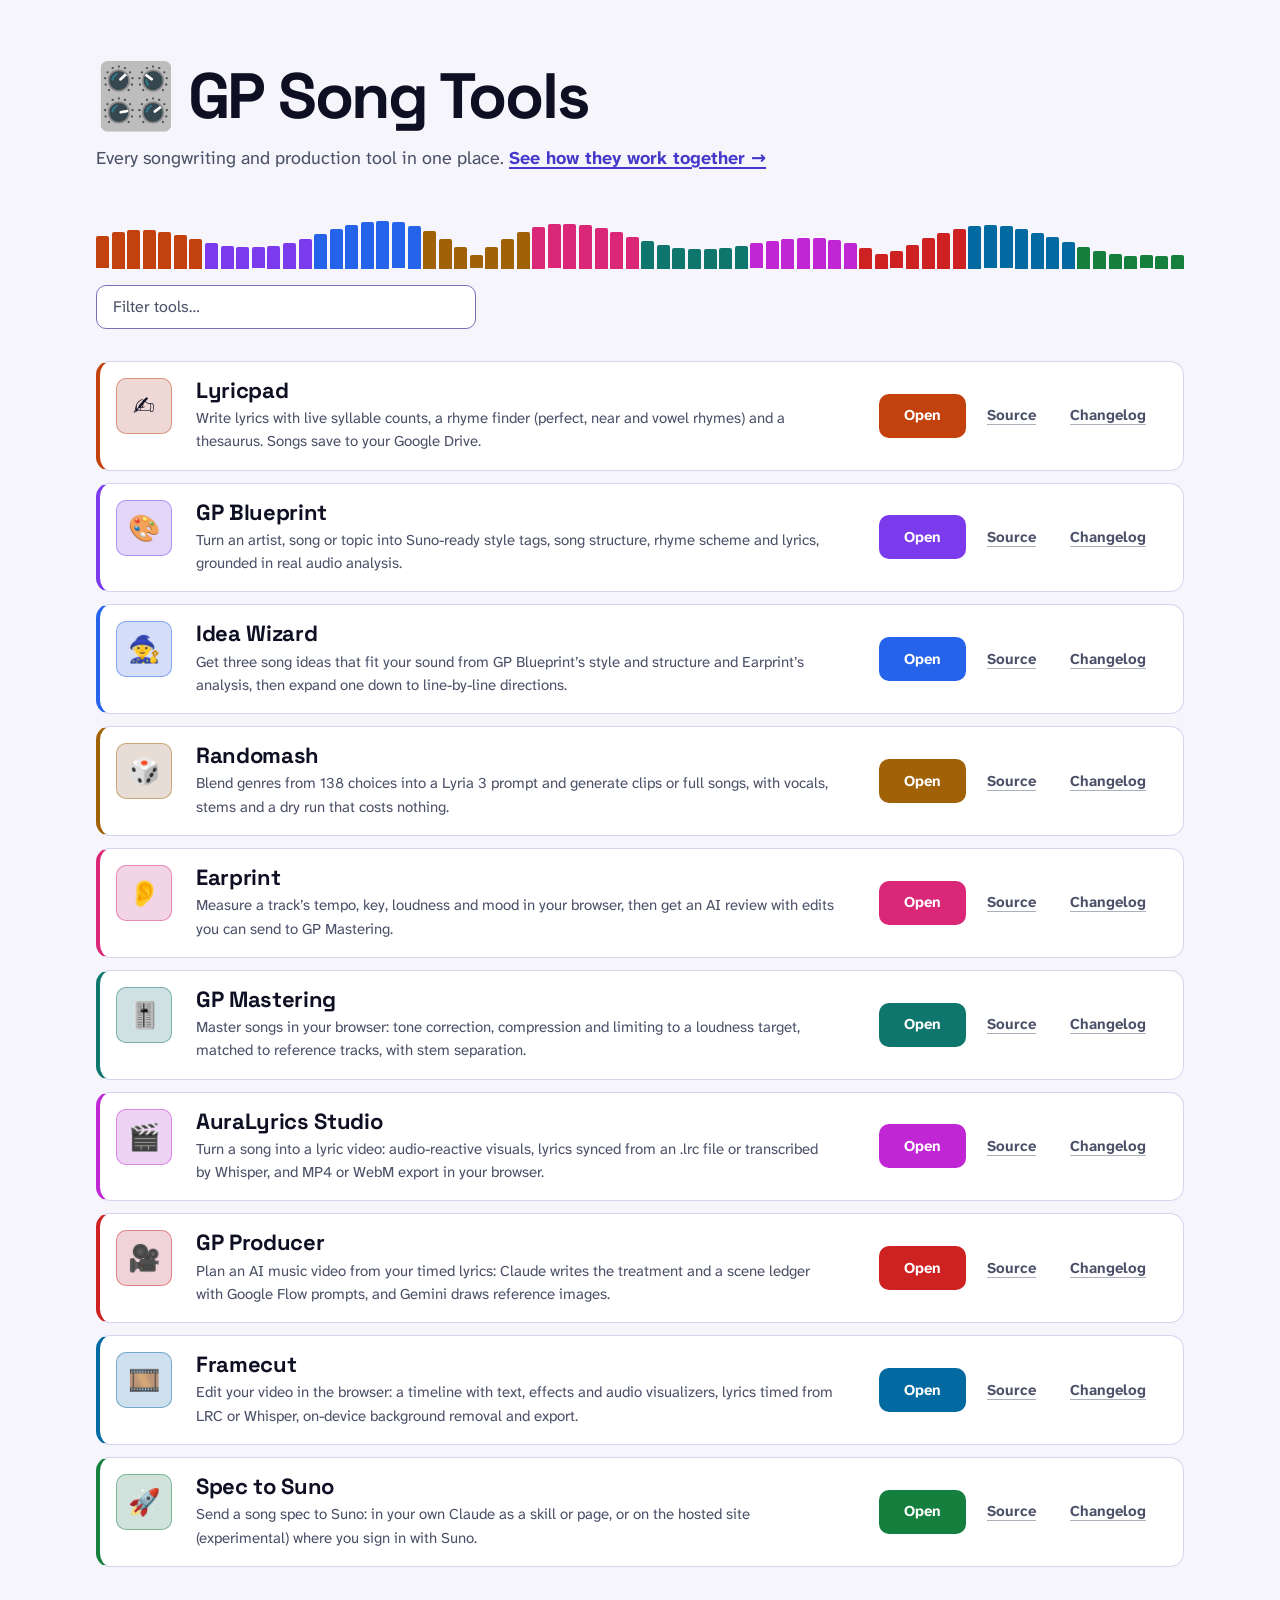
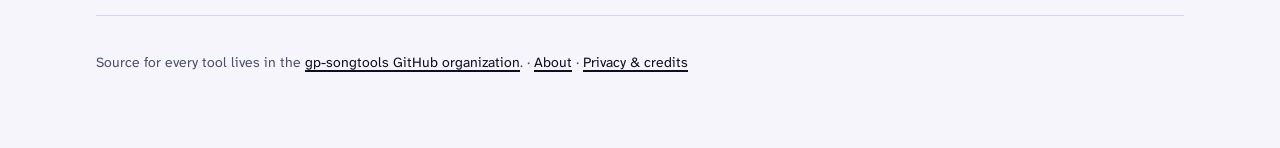
<file: index.html>
<!doctype html>
<html lang="en">
<head>
  <meta charset="utf-8">
  <meta name="viewport" content="width=device-width, initial-scale=1">
  <title>GP Song Tools</title>
  <meta name="description" content="One place to open every tool in the gp-songtools collection.">
  <link rel="icon" href="data:image/svg+xml,<svg xmlns='http://www.w3.org/2000/svg' viewBox='0 0 100 100'><text y='.9em' font-size='90'>🎛️</text></svg>">
  <meta name="theme-color" content="#0f0f23" media="(prefers-color-scheme: dark)">
  <meta name="theme-color" content="#f5f5fb" media="(prefers-color-scheme: light)">
  <link rel="preload" href="fonts/space-grotesk-latin.woff2" as="font" type="font/woff2" crossorigin>
  <link rel="preload" href="fonts/atkinson-hyperlegible-next-latin.woff2" as="font" type="font/woff2" crossorigin>
  <link rel="preconnect" href="https://static.cloudflareinsights.com">
  <link rel="stylesheet" href="css/gp.css">
  <style>
    /* Menu page. Tokens and buttons come from css/gp.css (design-system/gp-song-tools/MASTER.md). */
    main { max-width: 1120px; margin: 0 auto; padding: var(--s-8) var(--s-4) var(--s-8); }

    header { margin-bottom: var(--s-6); }
    h1 { font-size: var(--text-4xl); line-height: 1; font-weight: 700; letter-spacing: -.035em; margin: 0 0 var(--s-4); }
    header p { margin: 0; max-width: 62ch; color: var(--muted); font-size: var(--text-lg); }
    header p a { font-weight: 700; }

    /* Signature: a spectrum in the tool colours, drawn once on load */
    .spectrum { display: flex; align-items: flex-end; gap: 3px; height: 72px; margin: var(--s-5) 0 var(--s-4); }
    .spectrum i {
      flex: 1; min-width: 2px; border-radius: 2px 2px 0 0; background: var(--c);
      height: var(--h); transform-origin: bottom;
      animation: rise 700ms var(--ease-out) both; animation-delay: var(--d);
    }
    @keyframes rise { from { transform: scaleY(.04); } to { transform: scaleY(1); } }

    .search {
      width: 100%; max-width: 380px; min-height: 44px; padding: 0 var(--s-4);
      font: 400 var(--text-md) var(--font-body); color: var(--text);
      background: var(--surface); border: 1px solid var(--border-strong); border-radius: var(--r-md);
    }
    .search::placeholder { color: var(--muted); }
    .search:focus-visible { outline: 3px solid var(--ring); outline-offset: 2px; }

    /* Tool lanes, like tracks in an arrangement */
    .grid { list-style: none; padding: 0; margin: 0; display: grid; gap: var(--s-3); }
    .card {
      --c: var(--gen);
      display: grid;
      /* name over description, so the text has the full middle column */
      grid-template-columns: 56px minmax(0, 1fr) auto;
      grid-template-areas: "icon title actions" "icon desc actions";
      gap: var(--s-1) var(--s-5);
      align-items: center;
      padding: var(--s-4) var(--s-5) var(--s-4) var(--s-4);
      background: var(--surface);
      border: 1px solid var(--border);
      border-left: 4px solid var(--c);
      border-radius: var(--r-lg);
      transition: background-color var(--dur-fast) var(--ease-out), border-color var(--dur-fast) var(--ease-out);
    }
    .card:hover { background: var(--surface-2); border-color: var(--c); }
    .card[data-repo="lyricpad"] { --c: var(--lp); }
    .card[data-repo="gp-blueprint"] { --c: var(--bp); }
    .card[data-repo="ideawizard"] { --c: var(--iw); }
    .card[data-repo="gp-randomash"] { --c: var(--rm); }
    .card[data-repo="earprint"] { --c: var(--ep); }
    .card[data-repo="gp-master"] { --c: var(--gm); }
    .card[data-repo="auralyrics-studio"] { --c: var(--al); }
    .card[data-repo="gp-producer"] { --c: var(--pr); }
    .card[data-repo="framecut"] { --c: var(--fc); }
    .card[data-repo="toolsmenu"] { --c: var(--ss); }
    .icon {
      display: grid; place-items: center; width: 56px; height: 56px;
      border-radius: var(--r-md); font-size: 1.625rem; line-height: 1;
      background: color-mix(in srgb, var(--c) 16%, var(--bg));
      border: 1px solid color-mix(in srgb, var(--c) 45%, transparent);
    }
    .card .icon { grid-area: icon; align-self: start; }
    .card h2 { grid-area: title; align-self: end; margin: 0; font-size: var(--text-xl); line-height: 1.15; font-weight: 700; letter-spacing: -.015em; }
    .card p { grid-area: desc; align-self: start; margin: 0; color: var(--muted); font-size: var(--text-sm); line-height: 1.55; max-width: 64ch; text-wrap: pretty; }
    .actions { grid-area: actions; display: flex; gap: var(--s-2); align-items: center; justify-content: flex-end; }
    .card .btn.primary { background: var(--c); color: var(--on-tool); }
    .card .btn.primary:hover { background: var(--c); box-shadow: 0 0 0 3px color-mix(in srgb, var(--c) 35%, transparent); }
    .card .btn.ghost { border-color: transparent; color: var(--muted); padding: 0 var(--s-3); text-decoration: underline; text-decoration-color: color-mix(in srgb, var(--muted) 45%, transparent); text-underline-offset: 4px; }
    .card .btn.ghost:hover { color: var(--text); background: color-mix(in srgb, var(--c) 12%, transparent); text-decoration-color: currentColor; }

    .empty { color: var(--muted); display: none; padding: var(--s-5) 0; }
    footer { margin-top: var(--s-7); padding-top: var(--s-5); border-top: 1px solid var(--border); color: var(--muted); font-size: var(--text-xs); }
    footer a { color: var(--text); display: inline-block; line-height: 44px; } /* 44px hit area; lines stay 44px apart so targets never overlap */

    @media (max-width: 900px) {
      .card { grid-template-columns: 56px minmax(0, 1fr); grid-template-areas: "icon title" "icon desc" "icon actions"; }
      .actions { justify-content: flex-start; margin-top: var(--s-2); }
    }
    @media (max-width: 560px) {
      main { padding-top: var(--s-6); }
      .spectrum { height: 52px; gap: 2px; }
      .card { grid-template-columns: 48px minmax(0, 1fr); grid-template-areas: "icon title" "desc desc" "actions actions"; gap: var(--s-2) var(--s-4); padding: var(--s-4); }
      .icon { width: 48px; height: 48px; font-size: 1.375rem; }
      .card h2 { align-self: center; }
      .actions { flex-wrap: wrap; }
    }
  </style>
</head>
<body>
<a class="skip" href="#main">Skip to content</a>
  <main id="main">
    <header>
      <h1 translate="no"><span aria-hidden="true">🎛️</span> GP Song Tools</h1>
      <p>Every songwriting and production tool in one place. <a href="about.html">See how they work together →</a></p>
      <div class="spectrum" id="spectrum" aria-hidden="true"></div>
      <input class="search" type="search" placeholder="Filter tools…" aria-label="Filter tools" id="search" name="q" autocomplete="off" spellcheck="false">
    </header>

    <ul class="grid" id="tools"></ul>
    <p class="empty" id="empty">No tools match that filter.</p>
    <p class="sr" id="status" role="status" aria-live="polite"></p>

    <footer>
      Source for every tool lives in the
      <a href="https://github.com/gp-songtools" target="_blank" rel="noopener">gp-songtools GitHub organization</a>.
      · <a href="about.html">About</a>
      · <a href="privacy.html">Privacy &amp; credits</a>
    </footer>
  </main>

  <script>
    // To add a tool, add an entry here. `url` is the live app, `repo` the GitHub repo name,
    // `changelog` the tool's changelog.
    const ORG = "gp-songtools";
    const TOOLS = [
      {
        name: "Lyricpad",
        repo: "lyricpad",
        icon: "✍️",
        description: "Write lyrics with live syllable counts, a rhyme finder (perfect, near and vowel rhymes) and a thesaurus. Songs save to your Google Drive.",
        url: "https://gp-songtools.github.io/lyricpad/",
        changelog: "https://gp-songtools.github.io/lyricpad/changelog.html"
      },
      {
        name: "GP Blueprint",
        repo: "gp-blueprint",
        icon: "🎨",
        description: "Turn an artist, song or topic into Suno-ready style tags, song structure, rhyme scheme and lyrics, grounded in real audio analysis.",
        url: "https://gp-songtools.github.io/gp-blueprint/",
        changelog: "https://gp-songtools.github.io/gp-blueprint/changelog.html"
      },
      {
        name: "Idea Wizard",
        repo: "ideawizard",
        icon: "🧙",
        description: "Get three song ideas that fit your sound from GP Blueprint’s style and structure and Earprint’s analysis, then expand one down to line-by-line directions.",
        url: "https://gp-songtools.github.io/ideawizard/",
        changelog: "https://gp-songtools.github.io/ideawizard/changelog.html"
      },
      {
        name: "Randomash",
        repo: "gp-randomash",
        icon: "🎲",
        description: "Blend genres from 138 choices into a Lyria 3 prompt and generate clips or full songs, with vocals, stems and a dry run that costs nothing.",
        url: "https://gp-songtools.github.io/gp-randomash/",
        changelog: "https://gp-songtools.github.io/gp-randomash/changelog.html"
      },
      {
        name: "Earprint",
        repo: "earprint",
        icon: "👂",
        description: "Measure a track’s tempo, key, loudness and mood in your browser, then get an AI review with edits you can send to GP Mastering.",
        url: "https://gp-songtools.github.io/earprint/",
        changelog: "https://gp-songtools.github.io/earprint/changelog.html"
      },
      {
        name: "GP Mastering",
        repo: "gp-master",
        icon: "🎚️",
        description: "Master songs in your browser: tone correction, compression and limiting to a loudness target, matched to reference tracks, with stem separation.",
        url: "https://gp-songtools.github.io/gp-master/",
        changelog: "https://gp-songtools.github.io/gp-master/changelog.html"
      },
      {
        name: "AuraLyrics Studio",
        repo: "auralyrics-studio",
        icon: "🎬",
        description: "Turn a song into a lyric video: audio-reactive visuals, lyrics synced from an .lrc file or transcribed by Whisper, and MP4 or WebM export in your browser.",
        url: "https://gp-songtools.github.io/auralyrics-studio/",
        changelog: "https://gp-songtools.github.io/auralyrics-studio/changelog.html"
      },
      {
        name: "GP Producer",
        repo: "gp-producer",
        icon: "🎥",
        description: "Plan an AI music video from your timed lyrics: Claude writes the treatment and a scene ledger with Google Flow prompts, and Gemini draws reference images.",
        url: "https://gp-songtools.github.io/gp-producer/",
        changelog: "https://github.com/gp-songtools/gp-producer/commits/main/"
      },
      {
        name: "Framecut",
        repo: "framecut",
        icon: "🎞️",
        description: "Edit your video in the browser: a timeline with text, effects and audio visualizers, lyrics timed from LRC or Whisper, on-device background removal and export.",
        url: "https://gp-songtools.github.io/framecut/",
        changelog: "https://github.com/gp-songtools/framecut/commits/main/"
      },
      {
        name: "Spec to Suno",
        repo: "toolsmenu",
        icon: "🚀",
        description: "Send a song spec to Suno: in your own Claude as a skill or page, or on the hosted site (experimental) where you sign in with Suno.",
        url: "https://gp-songtools.github.io/toolsmenu/songspec/spec-to-suno/",
        changelog: "https://github.com/gp-songtools/toolsmenu/commits/main/songspec/spec-to-suno"
      }
    ];

    const list = document.getElementById("tools");
    const empty = document.getElementById("empty");
    const status = document.getElementById("status");

    function render(filter = "", announce = false) {
      const q = filter.trim().toLowerCase();
      const shown = TOOLS.filter(t =>
        !q || (t.name + " " + t.description).toLowerCase().includes(q));
      list.innerHTML = "";
      for (const t of shown) {
        const li = document.createElement("li");
        li.className = "card";
        li.dataset.repo = t.repo;
        li.innerHTML = `
          <div class="icon" aria-hidden="true"></div>
          <h2 translate="no"></h2>
          <p></p>
          <div class="actions">
            <a class="btn primary" target="_blank" rel="noopener">Open</a>
            <a class="btn ghost" target="_blank" rel="noopener">Source</a>
            <a class="btn ghost" target="_blank" rel="noopener">Changelog</a>
          </div>`;
        li.querySelector(".icon").textContent = t.icon;
        li.querySelector("h2").textContent = t.name;
        li.querySelector("p").textContent = t.description;
        const [open, src, log] = li.querySelectorAll("a");
        open.href = t.url;
        open.setAttribute("aria-label", `Open ${t.name}`);
        src.href = `https://github.com/${ORG}/${t.repo}`;
        src.setAttribute("aria-label", `${t.name} source on GitHub`);
        log.href = t.changelog;
        log.setAttribute("aria-label", `${t.name} changelog`);
        list.appendChild(li);
      }
      empty.style.display = shown.length ? "none" : "block";
      if (announce) status.textContent = shown.length === 1 ? "1 tool shown" : shown.length + " tools shown";
    }

    // Decorative spectrum in the tool colours (one band per tool, fixed shape, drawn once).
    (function spectrum() {
      const el = document.getElementById("spectrum");
      const vars = { lyricpad: "lp", "gp-blueprint": "bp", ideawizard: "iw", "gp-randomash": "rm", earprint: "ep", "gp-master": "gm", "auralyrics-studio": "al", "gp-producer": "pr", framecut: "fc", toolsmenu: "ss" };
      const per = 7, n = TOOLS.length * per;
      for (let i = 0; i < n; i++) {
        const x = i / n;
        const h = 18 + 70 * Math.abs(Math.sin(x * 9.2) * 0.6 + Math.sin(x * 23.7 + 1.3) * 0.4) * (1 - 0.45 * x);
        const bar = document.createElement("i");
        bar.style.setProperty("--c", `var(--${vars[TOOLS[Math.floor(i / per)].repo] || "gen"})`);
        bar.style.setProperty("--h", Math.min(100, h).toFixed(1) + "%");
        bar.style.setProperty("--d", (i * 9) + "ms");
        el.appendChild(bar);
      }
    })();

    // The filter lives in the URL (?q=) so a filtered menu can be shared and survives a reload.
    const search = document.getElementById("search");
    try { search.value = new URLSearchParams(location.search).get("q") || ""; } catch (e) {}
    search.addEventListener("input", e => {
      render(e.target.value, true);
      try {
        const u = new URL(location.href);
        if (e.target.value) u.searchParams.set("q", e.target.value); else u.searchParams.delete("q");
        history.replaceState(null, "", u);
      } catch (err) {}
    });
    render(search.value);
  </script>
  <!-- Cloudflare Web Analytics --><script type='module' src='https://static.cloudflareinsights.com/beacon.min.js' data-cf-beacon='{"token": "2c5b0c69f74b496998f02d0e1f651bd5"}'></script><!-- End Cloudflare Web Analytics -->
</body>
</html>
</file>
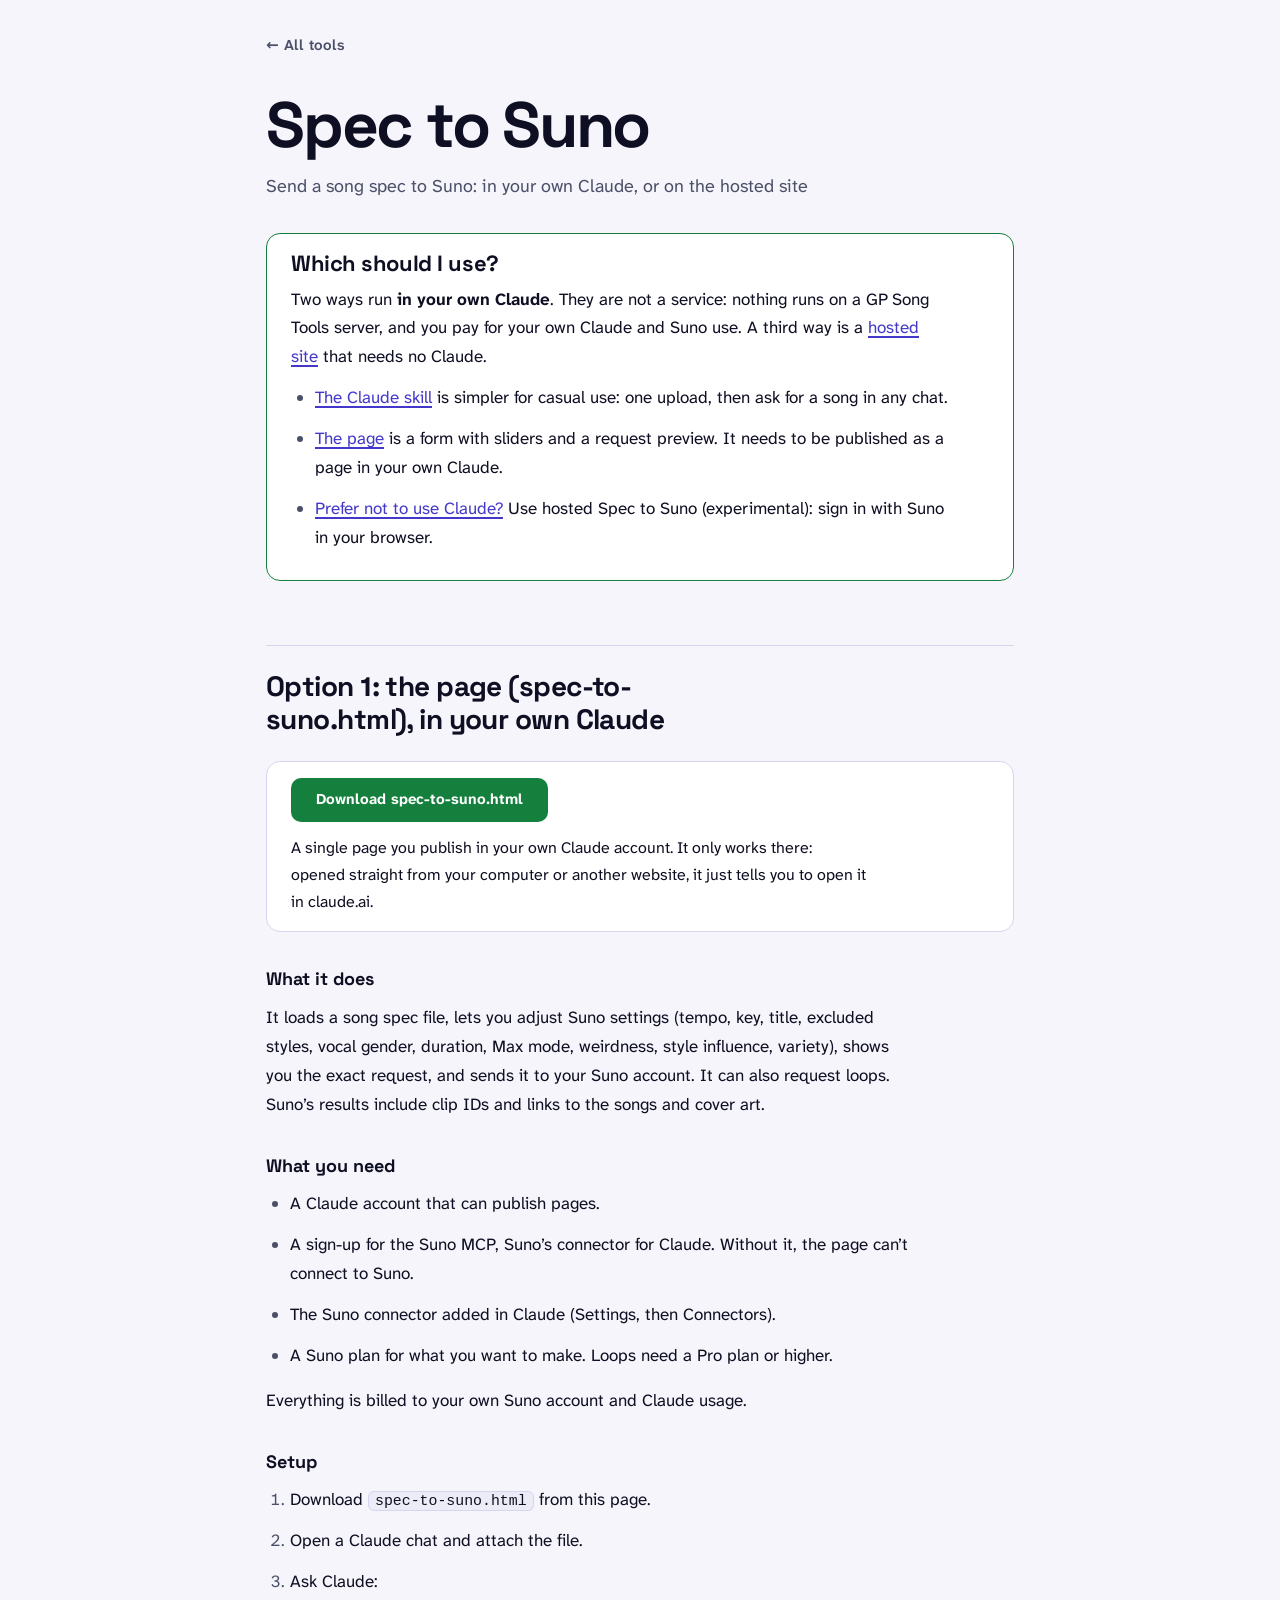
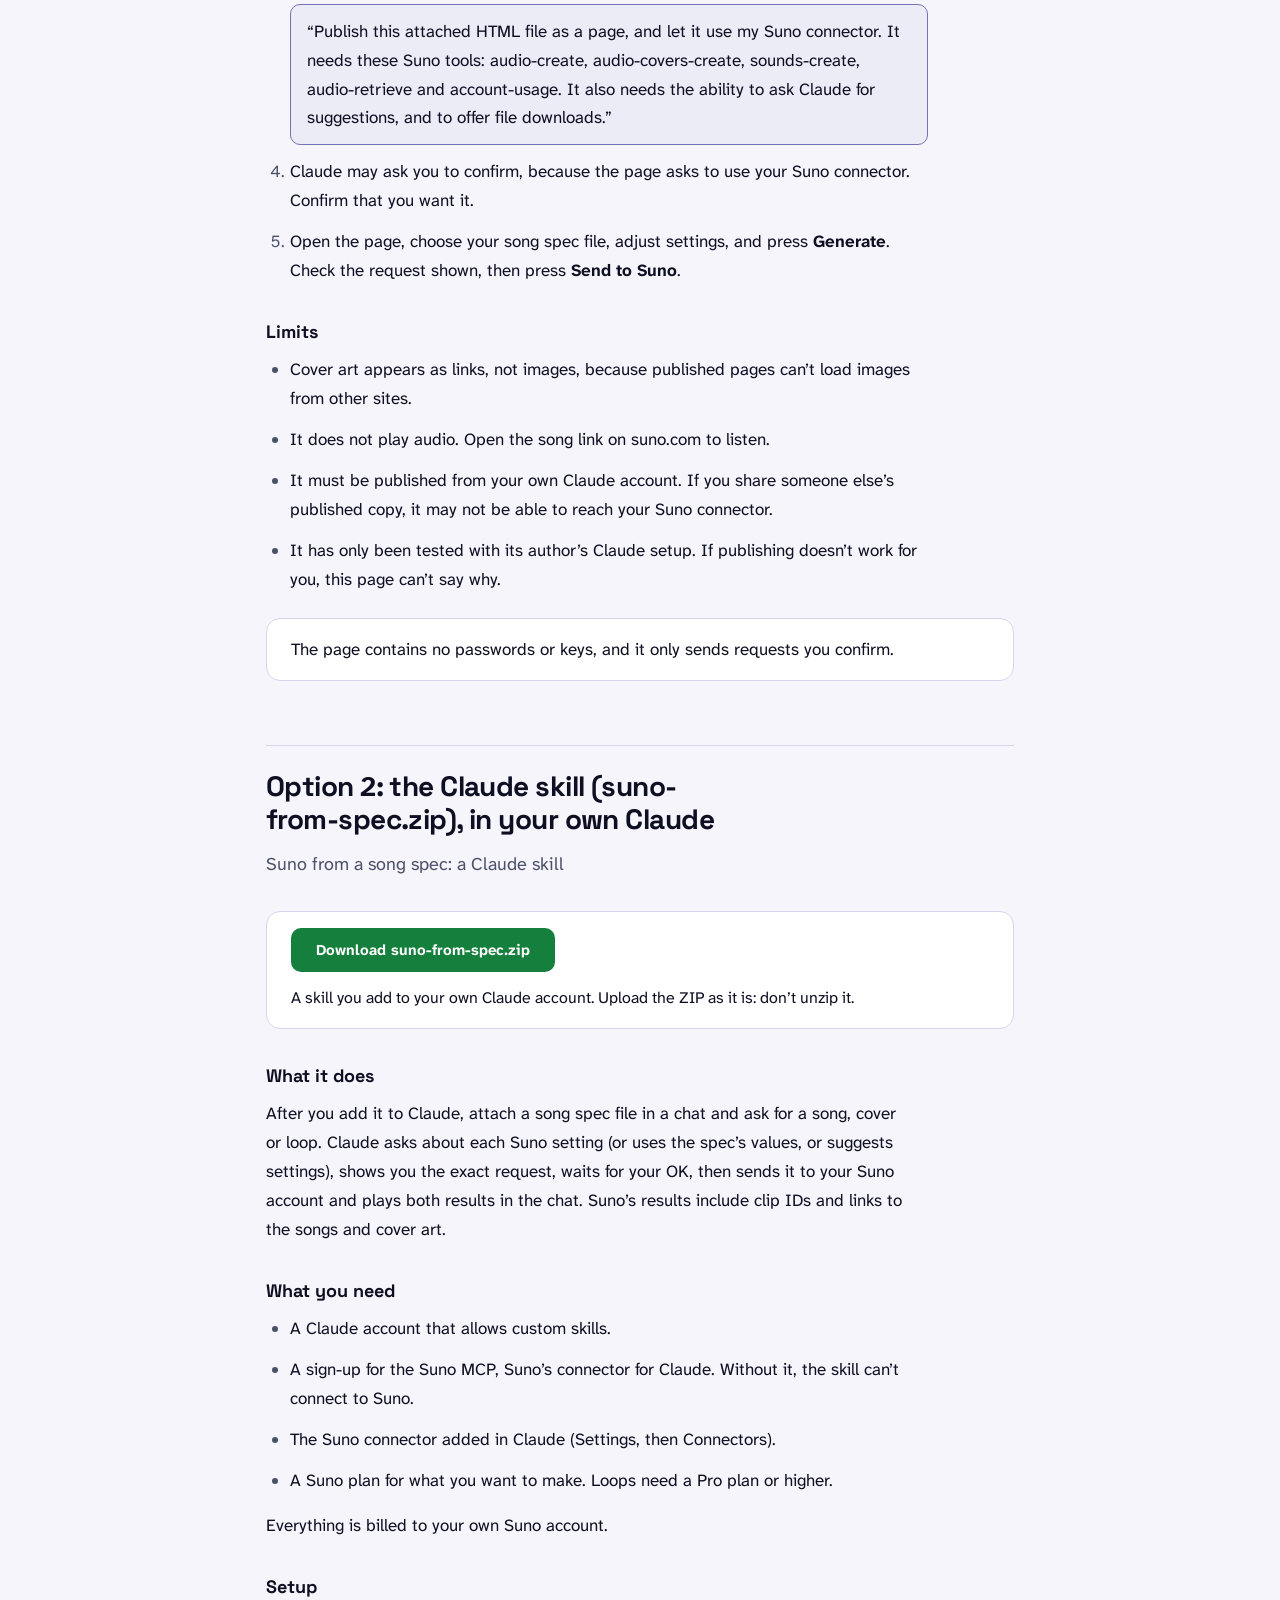
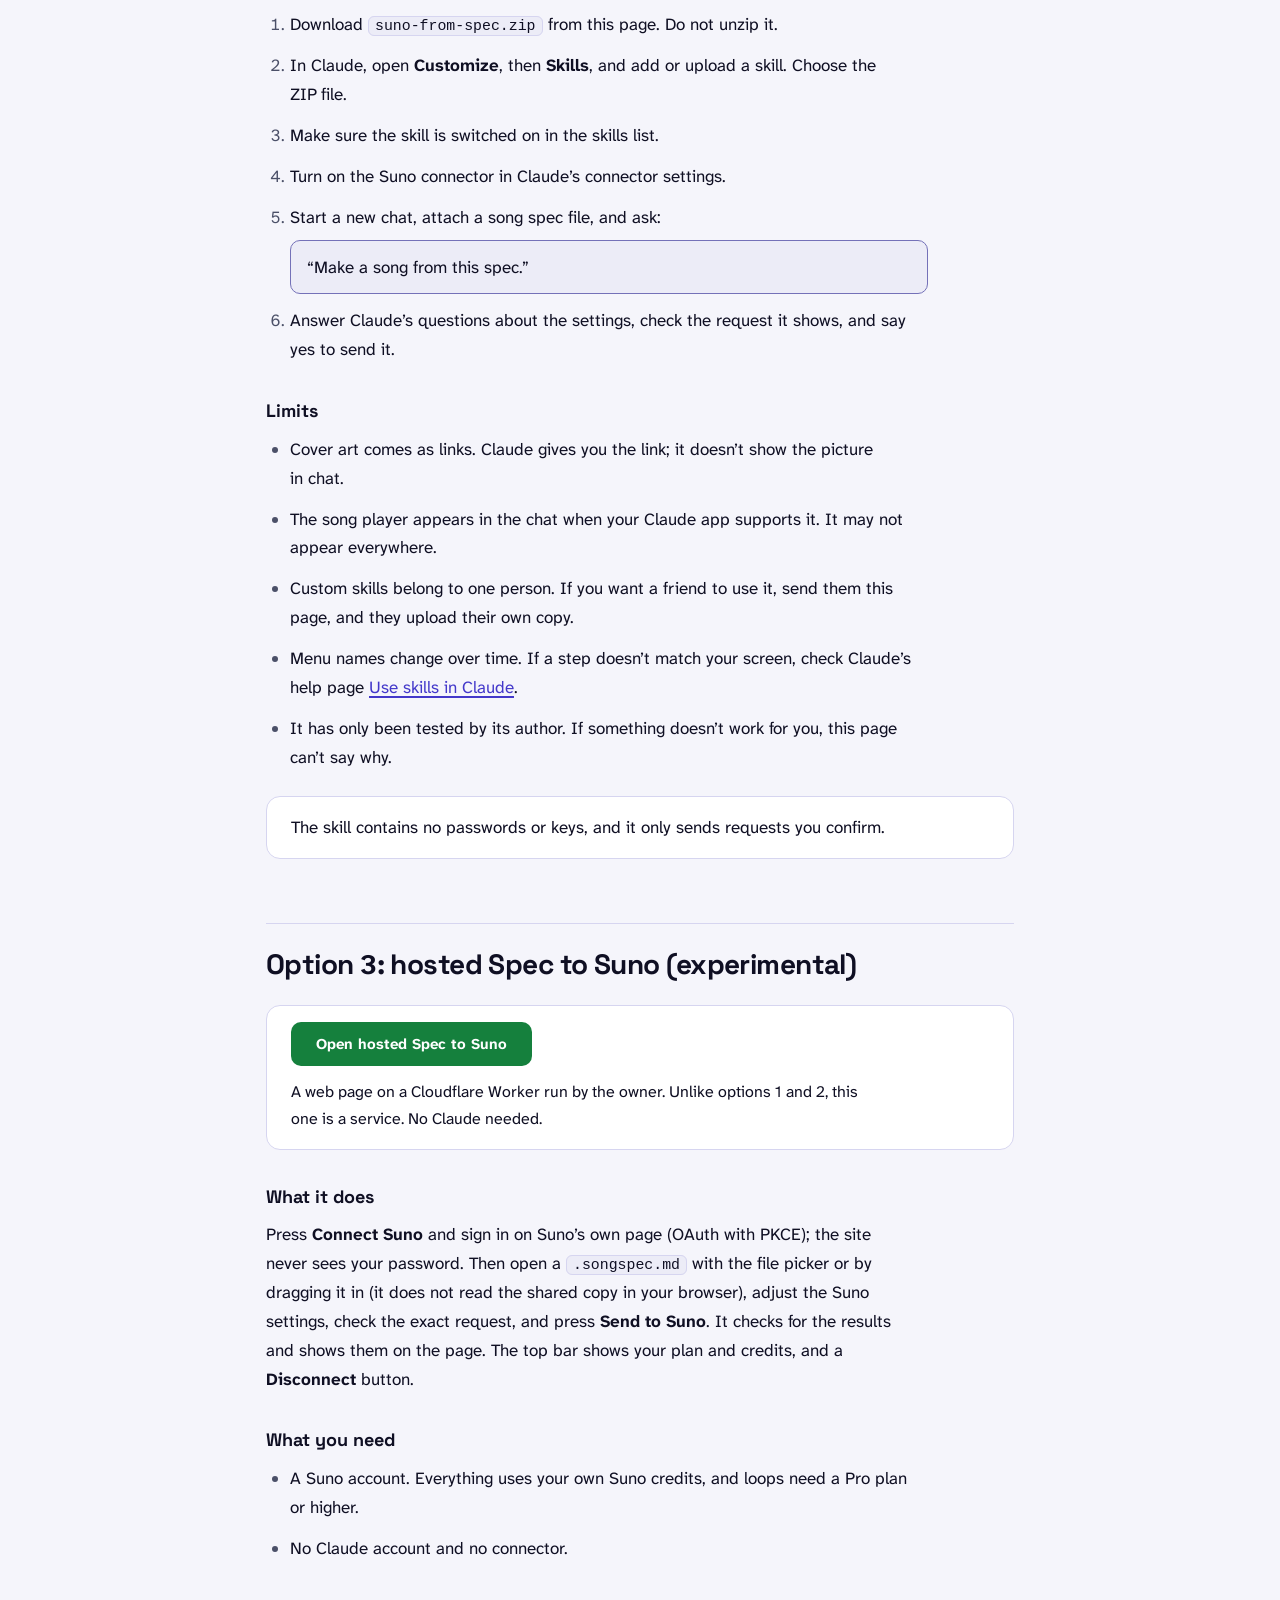
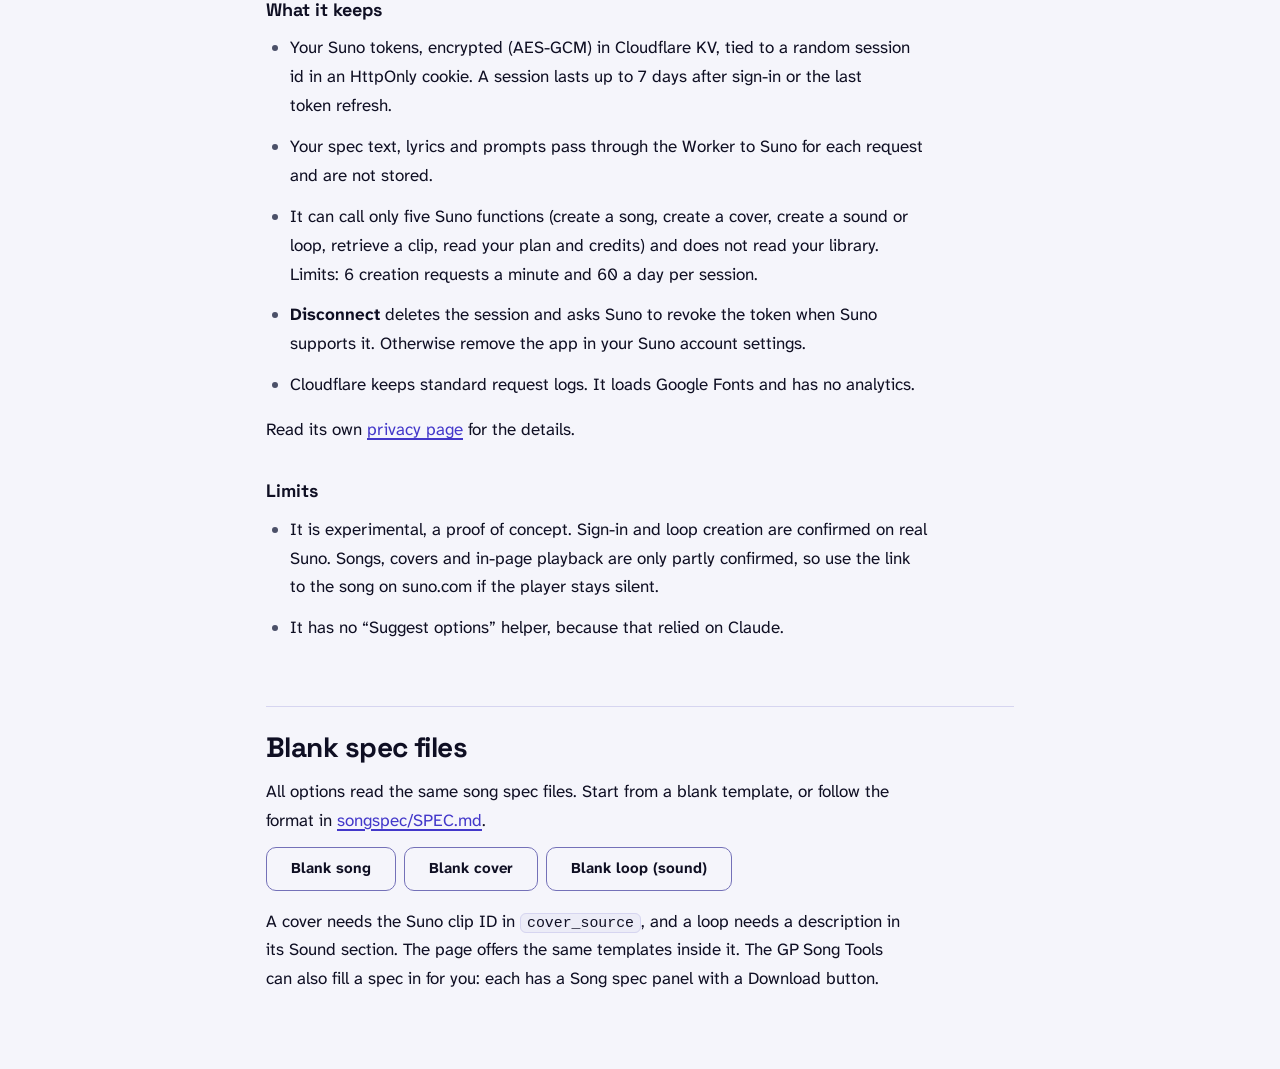
<file: songspec/spec-to-suno/index.html>
<!doctype html>
<html lang="en">
<head>
  <meta charset="utf-8">
  <meta name="viewport" content="width=device-width, initial-scale=1">
  <title>Spec to Suno</title>
  <meta name="description" content="Send a song spec to Suno: in your own Claude with a skill or a published page, or on the hosted site (experimental) where you sign in with Suno.">
  <link rel="icon" href="data:image/svg+xml,<svg xmlns='http://www.w3.org/2000/svg' viewBox='0 0 100 100'><text y='.9em' font-size='90'>🚀</text></svg>">
  <meta name="theme-color" content="#0f0f23" media="(prefers-color-scheme: dark)">
  <meta name="theme-color" content="#f5f5fb" media="(prefers-color-scheme: light)">
  <link rel="preload" href="../../fonts/space-grotesk-latin.woff2" as="font" type="font/woff2" crossorigin>
  <link rel="preload" href="../../fonts/atkinson-hyperlegible-next-latin.woff2" as="font" type="font/woff2" crossorigin>
  <link rel="preconnect" href="https://static.cloudflareinsights.com">
  <link rel="stylesheet" href="../../css/gp.css">
  <style>
    /* Reading page. Tokens and buttons come from css/gp.css (design-system/gp-song-tools/MASTER.md). */
    body { font-size: 1.0625rem; line-height: 1.7; }
    main { max-width: 780px; margin: 0 auto; padding: var(--s-5) var(--s-4) var(--s-8); }
    h1 { font-size: var(--text-4xl); line-height: 1.04; font-weight: 700; letter-spacing: -.035em; margin: var(--s-5) 0 var(--s-3); }
    h2 { font-size: var(--text-2xl); line-height: 1.2; font-weight: 700; letter-spacing: -.02em; margin: var(--s-8) 0 var(--s-3); padding-top: var(--s-5); border-top: 1px solid var(--border); }
    h3 { font-size: var(--text-lg); font-weight: 700; margin: var(--s-6) 0 var(--s-2); }
    p, li { margin: 0 0 var(--s-3); max-width: 58ch; text-wrap: pretty; }
    ul, ol { padding-left: var(--s-5); margin: 0 0 var(--s-4); }
    li::marker { color: var(--muted); }
    .meta { color: var(--muted); margin: 0 0 var(--s-6); font-size: var(--text-lg); }
    .safe { max-width: none; }
    .toc, .choose, .download, .safe {
      background: var(--surface); border: 1px solid var(--border); border-radius: var(--r-lg);
      padding: var(--s-4) var(--s-5); margin: var(--s-5) 0 var(--s-2);
    }
    .toc ul, .choose ul { margin: 0; }
    .toc li { margin: 0 0 var(--s-1); }
    .choose { border-color: var(--accent); }
    .choose h2 { border: 0; margin: 0 0 var(--s-2); padding: 0; font-size: var(--text-xl); }
    .download p { margin: var(--s-3) 0 0; color: var(--text); font-size: var(--text-md); } /* carries the key warning */
    .safe > :last-child, .choose > :last-child, .toc > :last-child { margin-bottom: 0; }
    .tpl { display: flex; flex-wrap: wrap; gap: var(--s-2); margin: var(--s-3) 0 var(--s-4); }
    .ask {
      background: var(--surface-2); border: 1px solid var(--border-strong);
      border-radius: var(--r-md); padding: var(--s-3) var(--s-4); margin: var(--s-2) 0 0;
    }
    @media (max-width: 560px) {
      body { font-size: var(--text-md); }
      h2 { margin-top: var(--s-7); }
      .toc, .choose, .download, .safe { padding: var(--s-4); }
    }
  </style>
</head>
<body>
<a class="skip" href="#main">Skip to content</a>
<main id="main">
  <a class="back" href="../../">← All tools</a>
  <h1>Spec to Suno</h1>
  <p class="meta">Send a song spec to Suno: in your own Claude, or on the hosted site</p>

  <div class="choose">
    <h2 id="which">Which should I use?</h2>
    <p>Two ways run <b>in your own Claude</b>. They are not a service: nothing runs on a GP Song Tools server, and you pay for your own Claude and Suno use. A third way is a <a href="#hosted">hosted site</a> that needs no Claude.</p>
    <ul>
      <li><a href="#skill">The Claude skill</a> is simpler for casual use: one upload, then ask for a song in any chat.</li>
      <li><a href="#page">The page</a> is a form with sliders and a request preview. It needs to be published as a page in your own Claude.</li>
      <li><a href="#hosted">Prefer not to use Claude?</a> Use hosted Spec to Suno (experimental): sign in with Suno in your browser.</li>
    </ul>
  </div>

  <h2 id="page">Option 1: the page (spec-to-suno.html), in your own Claude</h2>
  <div class="download">
    <a class="btn primary" href="spec-to-suno.html.download" download="spec-to-suno.html">Download spec-to-suno.html</a>
    <p>A single page you publish in your own Claude account. It only works there: opened straight from your computer or another website, it just tells you to open it in claude.ai.</p>
  </div>

  <h3 id="what">What it does</h3>
  <p>It loads a song spec file, lets you adjust Suno settings (tempo, key, title, excluded styles, vocal gender, duration, Max mode, weirdness, style influence, variety), shows you the exact request, and sends it to your Suno account. It can also request loops. Suno’s results include clip IDs and links to the songs and cover art.</p>

  <h3 id="need">What you need</h3>
  <ul>
    <li>A Claude account that can publish pages.</li>
    <li>A sign-up for the Suno MCP, Suno’s connector for Claude. Without it, the page can’t connect to Suno.</li>
    <li>The Suno connector added in Claude (Settings, then Connectors).</li>
    <li>A Suno plan for what you want to make. Loops need a Pro plan or higher.</li>
  </ul>
  <p>Everything is billed to your own Suno account and Claude usage.</p>

  <h3 id="setup">Setup</h3>
  <ol>
    <li>Download <code translate="no">spec-to-suno.html</code> from this page.</li>
    <li>Open a Claude chat and attach the file.</li>
    <li>Ask Claude:
      <p class="ask">“Publish this attached HTML file as a page, and let it use my Suno connector. It needs these Suno tools: audio-create, audio-covers-create, sounds-create, audio-retrieve and account-usage. It also needs the ability to ask Claude for suggestions, and to offer file downloads.”</p>
    </li>
    <li>Claude may ask you to confirm, because the page asks to use your Suno connector. Confirm that you want it.</li>
    <li>Open the page, choose your song spec file, adjust settings, and press <b>Generate</b>. Check the request shown, then press <b>Send to Suno</b>.</li>
  </ol>

  <h3 id="limits">Limits</h3>
  <ul>
    <li>Cover art appears as links, not images, because published pages can’t load images from other sites.</li>
    <li>It does not play audio. Open the song link on suno.com to listen.</li>
    <li>It must be published from your own Claude account. If you share someone else’s published copy, it may not be able to reach your Suno connector.</li>
    <li>It has only been tested with its author’s Claude setup. If publishing doesn’t work for you, this page can’t say why.</li>
  </ul>

  <p class="safe">The page contains no passwords or keys, and it only sends requests you confirm.</p>

  <h2 id="skill">Option 2: the Claude skill (suno-from-spec.zip), in your own Claude</h2>
  <p class="meta">Suno from a song spec: a Claude skill</p>
  <div class="download">
    <a class="btn primary" href="suno-from-spec.zip" download="suno-from-spec.zip">Download suno-from-spec.zip</a>
    <p>A skill you add to your own Claude account. Upload the ZIP as it is: don’t unzip it.</p>
  </div>

  <h3 id="skill-what">What it does</h3>
  <p>After you add it to Claude, attach a song spec file in a chat and ask for a song, cover or loop. Claude asks about each Suno setting (or uses the spec’s values, or suggests settings), shows you the exact request, waits for your OK, then sends it to your Suno account and plays both results in the chat. Suno’s results include clip IDs and links to the songs and cover art.</p>

  <h3 id="skill-need">What you need</h3>
  <ul>
    <li>A Claude account that allows custom skills.</li>
    <li>A sign-up for the Suno MCP, Suno’s connector for Claude. Without it, the skill can’t connect to Suno.</li>
    <li>The Suno connector added in Claude (Settings, then Connectors).</li>
    <li>A Suno plan for what you want to make. Loops need a Pro plan or higher.</li>
  </ul>
  <p>Everything is billed to your own Suno account.</p>

  <h3 id="skill-setup">Setup</h3>
  <ol>
    <li>Download <code translate="no">suno-from-spec.zip</code> from this page. Do not unzip it.</li>
    <li>In Claude, open <b>Customize</b>, then <b>Skills</b>, and add or upload a skill. Choose the ZIP file.</li>
    <li>Make sure the skill is switched on in the skills list.</li>
    <li>Turn on the Suno connector in Claude’s connector settings.</li>
    <li>Start a new chat, attach a song spec file, and ask:
      <p class="ask">“Make a song from this spec.”</p>
    </li>
    <li>Answer Claude’s questions about the settings, check the request it shows, and say yes to send it.</li>
  </ol>

  <h3 id="skill-limits">Limits</h3>
  <ul>
    <li>Cover art comes as links. Claude gives you the link; it doesn’t show the picture in chat.</li>
    <li>The song player appears in the chat when your Claude app supports it. It may not appear everywhere.</li>
    <li>Custom skills belong to one person. If you want a friend to use it, send them this page, and they upload their own copy.</li>
    <li>Menu names change over time. If a step doesn’t match your screen, check Claude’s help page <a href="https://support.claude.com/en/articles/12512180-use-skills-in-claude" target="_blank" rel="noopener">Use skills in Claude</a>.</li>
    <li>It has only been tested by its author. If something doesn’t work for you, this page can’t say why.</li>
  </ul>

  <p class="safe">The skill contains no passwords or keys, and it only sends requests you confirm.</p>

  <h2 id="hosted">Option 3: hosted Spec to Suno (experimental)</h2>
  <div class="download">
    <a class="btn primary" href="https://suno-oauth-poc.pcarenza.workers.dev/" target="_blank" rel="noopener">Open hosted Spec to Suno</a>
    <p>A web page on a Cloudflare Worker run by the owner. Unlike options 1 and 2, this one is a service. No Claude needed.</p>
  </div>

  <h3 id="hosted-what">What it does</h3>
  <p>Press <b>Connect Suno</b> and sign in on Suno’s own page (OAuth with PKCE); the site never sees your password. Then open a <code translate="no">.songspec.md</code> with the file picker or by dragging it in (it does not read the shared copy in your browser), adjust the Suno settings, check the exact request, and press <b>Send to Suno</b>. It checks for the results and shows them on the page. The top bar shows your plan and credits, and a <b>Disconnect</b> button.</p>

  <h3 id="hosted-need">What you need</h3>
  <ul>
    <li>A Suno account. Everything uses your own Suno credits, and loops need a Pro plan or higher.</li>
    <li>No Claude account and no connector.</li>
  </ul>

  <h3 id="hosted-data">What it keeps</h3>
  <ul>
    <li>Your Suno tokens, encrypted (AES-GCM) in Cloudflare KV, tied to a random session id in an HttpOnly cookie. A session lasts up to 7 days after sign-in or the last token refresh.</li>
    <li>Your spec text, lyrics and prompts pass through the Worker to Suno for each request and are not stored.</li>
    <li>It can call only five Suno functions (create a song, create a cover, create a sound or loop, retrieve a clip, read your plan and credits) and does not read your library. Limits: 6 creation requests a minute and 60 a day per session.</li>
    <li><b>Disconnect</b> deletes the session and asks Suno to revoke the token when Suno supports it. Otherwise remove the app in your Suno account settings.</li>
    <li>Cloudflare keeps standard request logs. It loads Google Fonts and has no analytics.</li>
  </ul>
  <p>Read its own <a href="https://suno-oauth-poc.pcarenza.workers.dev/privacy" target="_blank" rel="noopener">privacy page</a> for the details.</p>

  <h3 id="hosted-limits">Limits</h3>
  <ul>
    <li>It is experimental, a proof of concept. Sign-in and loop creation are confirmed on real Suno. Songs, covers and in-page playback are only partly confirmed, so use the link to the song on suno.com if the player stays silent.</li>
    <li>It has no “Suggest options” helper, because that relied on Claude.</li>
  </ul>

  <h2 id="blank">Blank spec files</h2>
  <p>All options read the same song spec files. Start from a blank template, or follow the format in <a href="https://github.com/gp-songtools/toolsmenu/blob/main/songspec/SPEC.md" target="_blank" rel="noopener">songspec/SPEC.md</a>.</p>
  <div class="tpl">
    <a class="btn ghost" href="../templates/blank-song.songspec.md" download="blank-song.songspec.md">Blank song</a>
    <a class="btn ghost" href="../templates/blank-cover.songspec.md" download="blank-cover.songspec.md">Blank cover</a>
    <a class="btn ghost" href="../templates/blank-sound.songspec.md" download="blank-sound.songspec.md">Blank loop (sound)</a>
  </div>
  <p>A cover needs the Suno clip ID in <code translate="no">cover_source</code>, and a loop needs a description in its Sound section. The page offers the same templates inside it. The GP Song Tools can also fill a spec in for you: each has a Song spec panel with a Download button.</p>
</main>
<!-- Cloudflare Web Analytics --><script type='module' src='https://static.cloudflareinsights.com/beacon.min.js' data-cf-beacon='{"token": "2c5b0c69f74b496998f02d0e1f651bd5"}'></script><!-- End Cloudflare Web Analytics -->
</body>
</html>
</file>
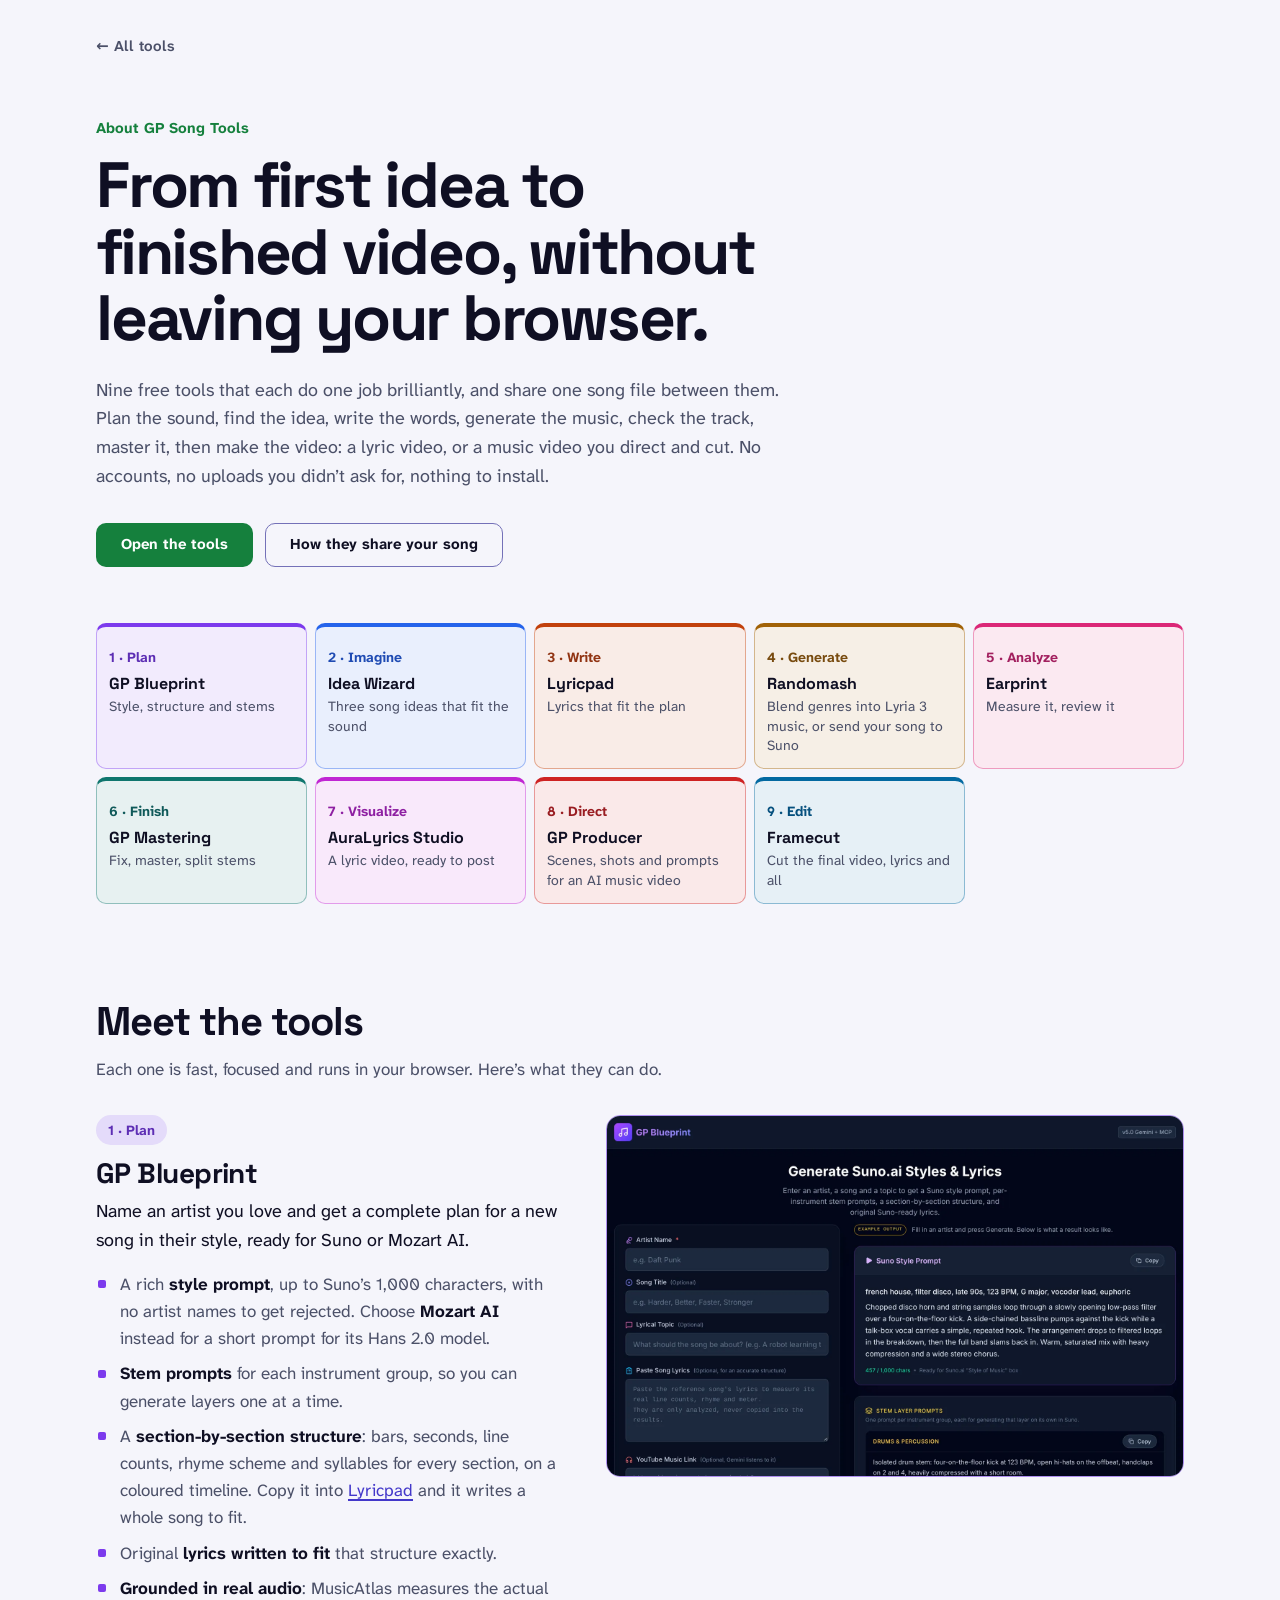
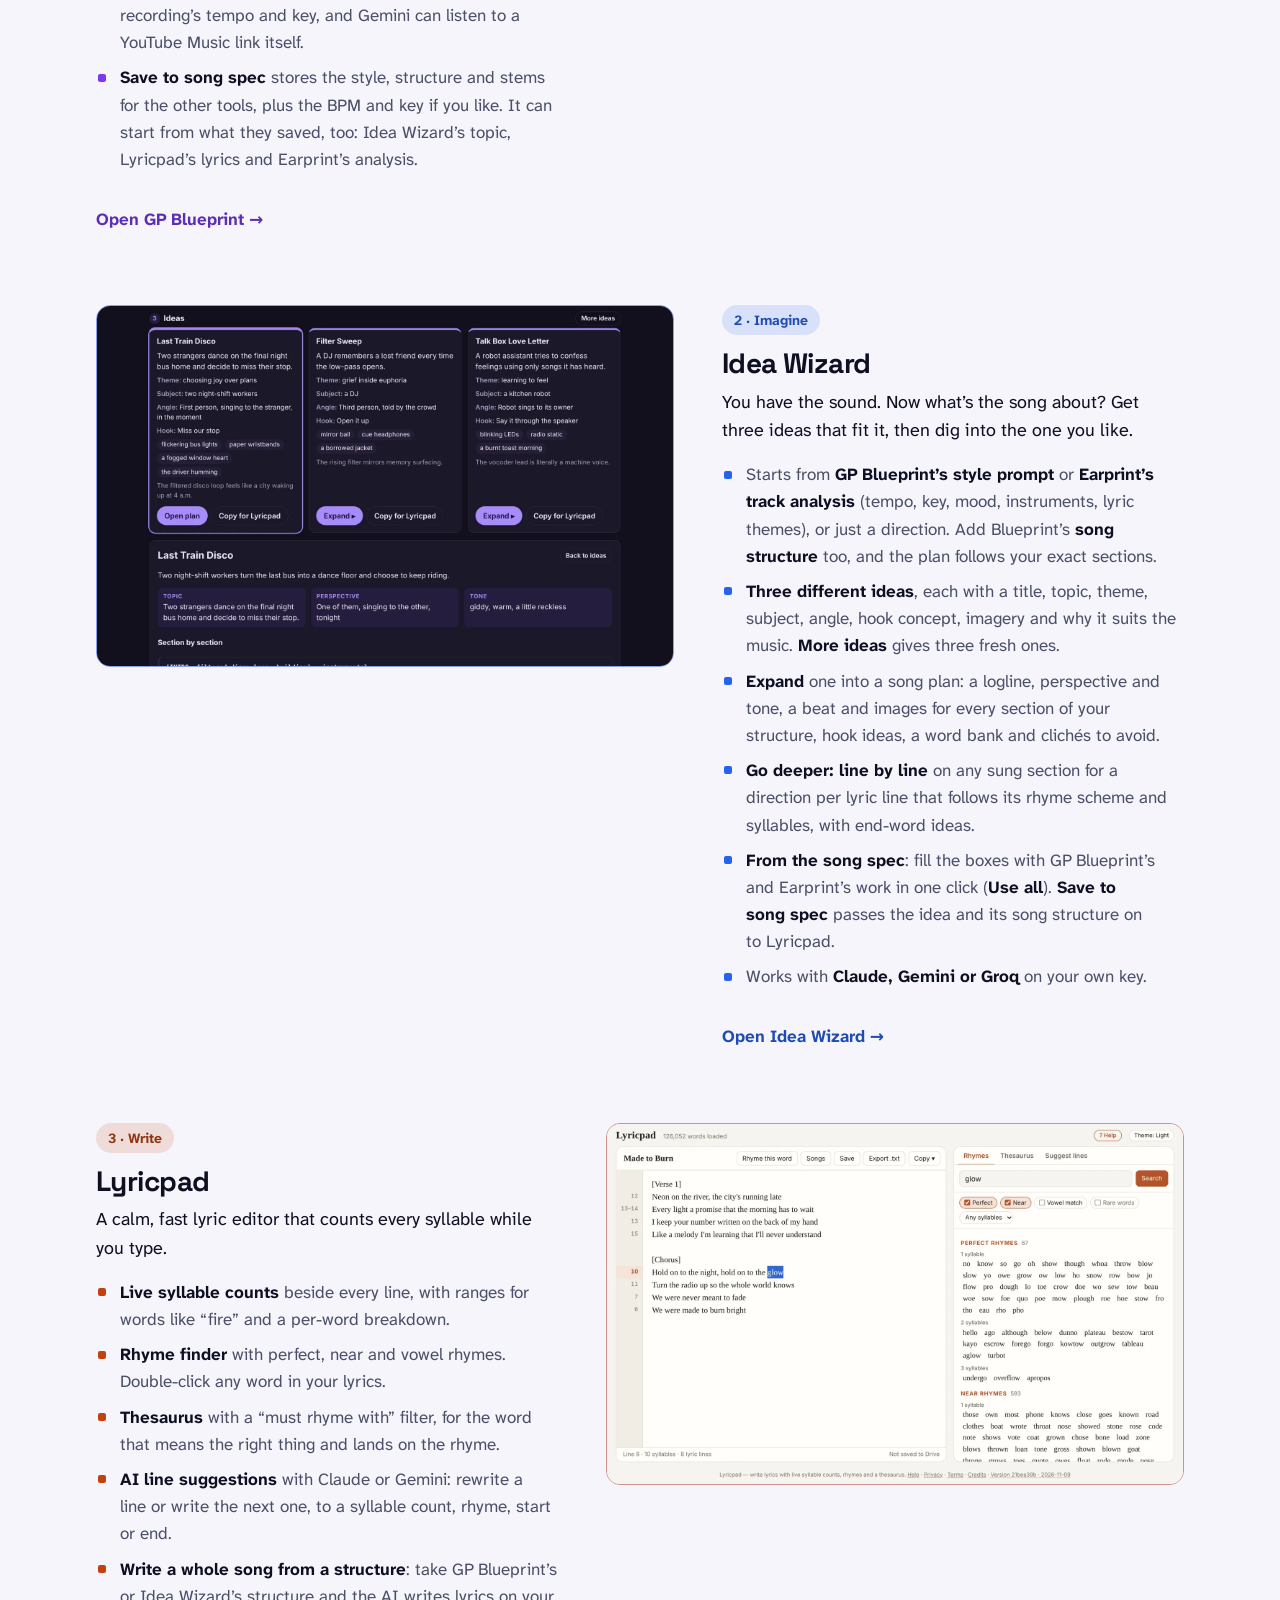
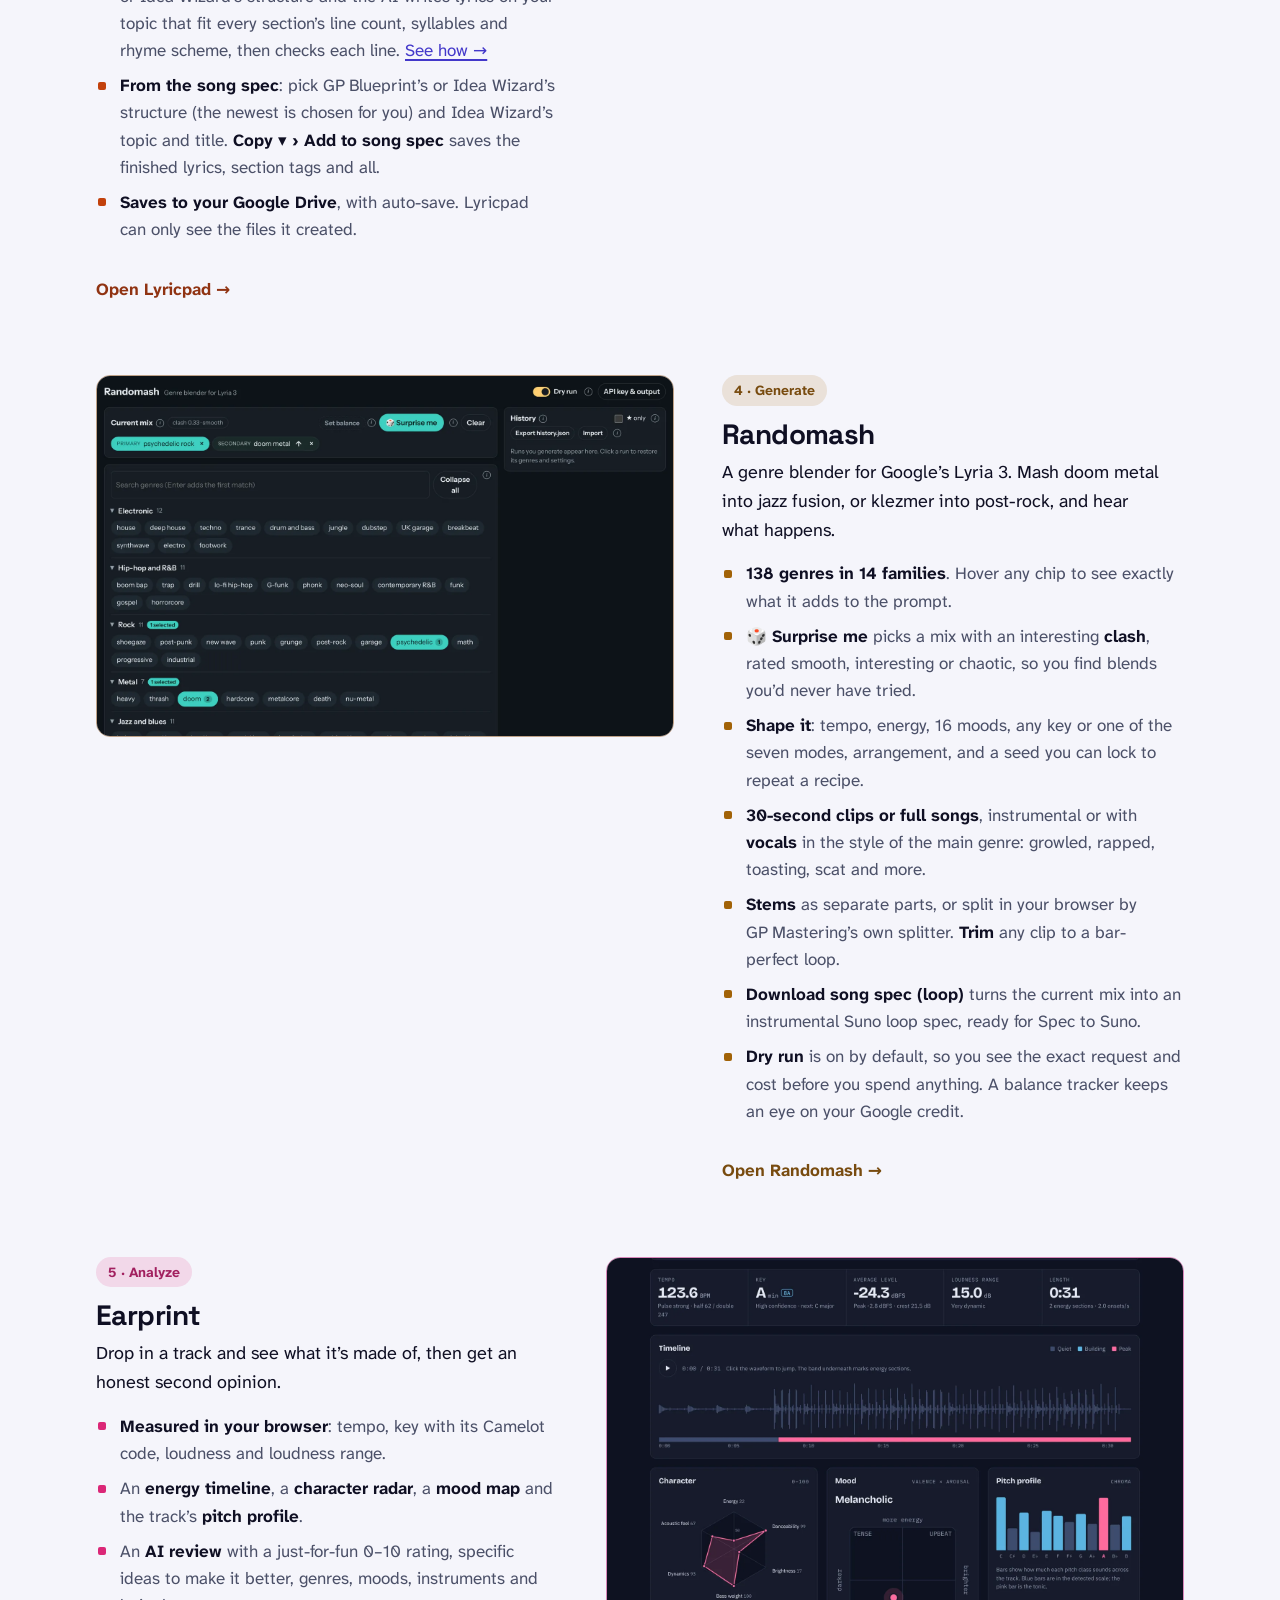
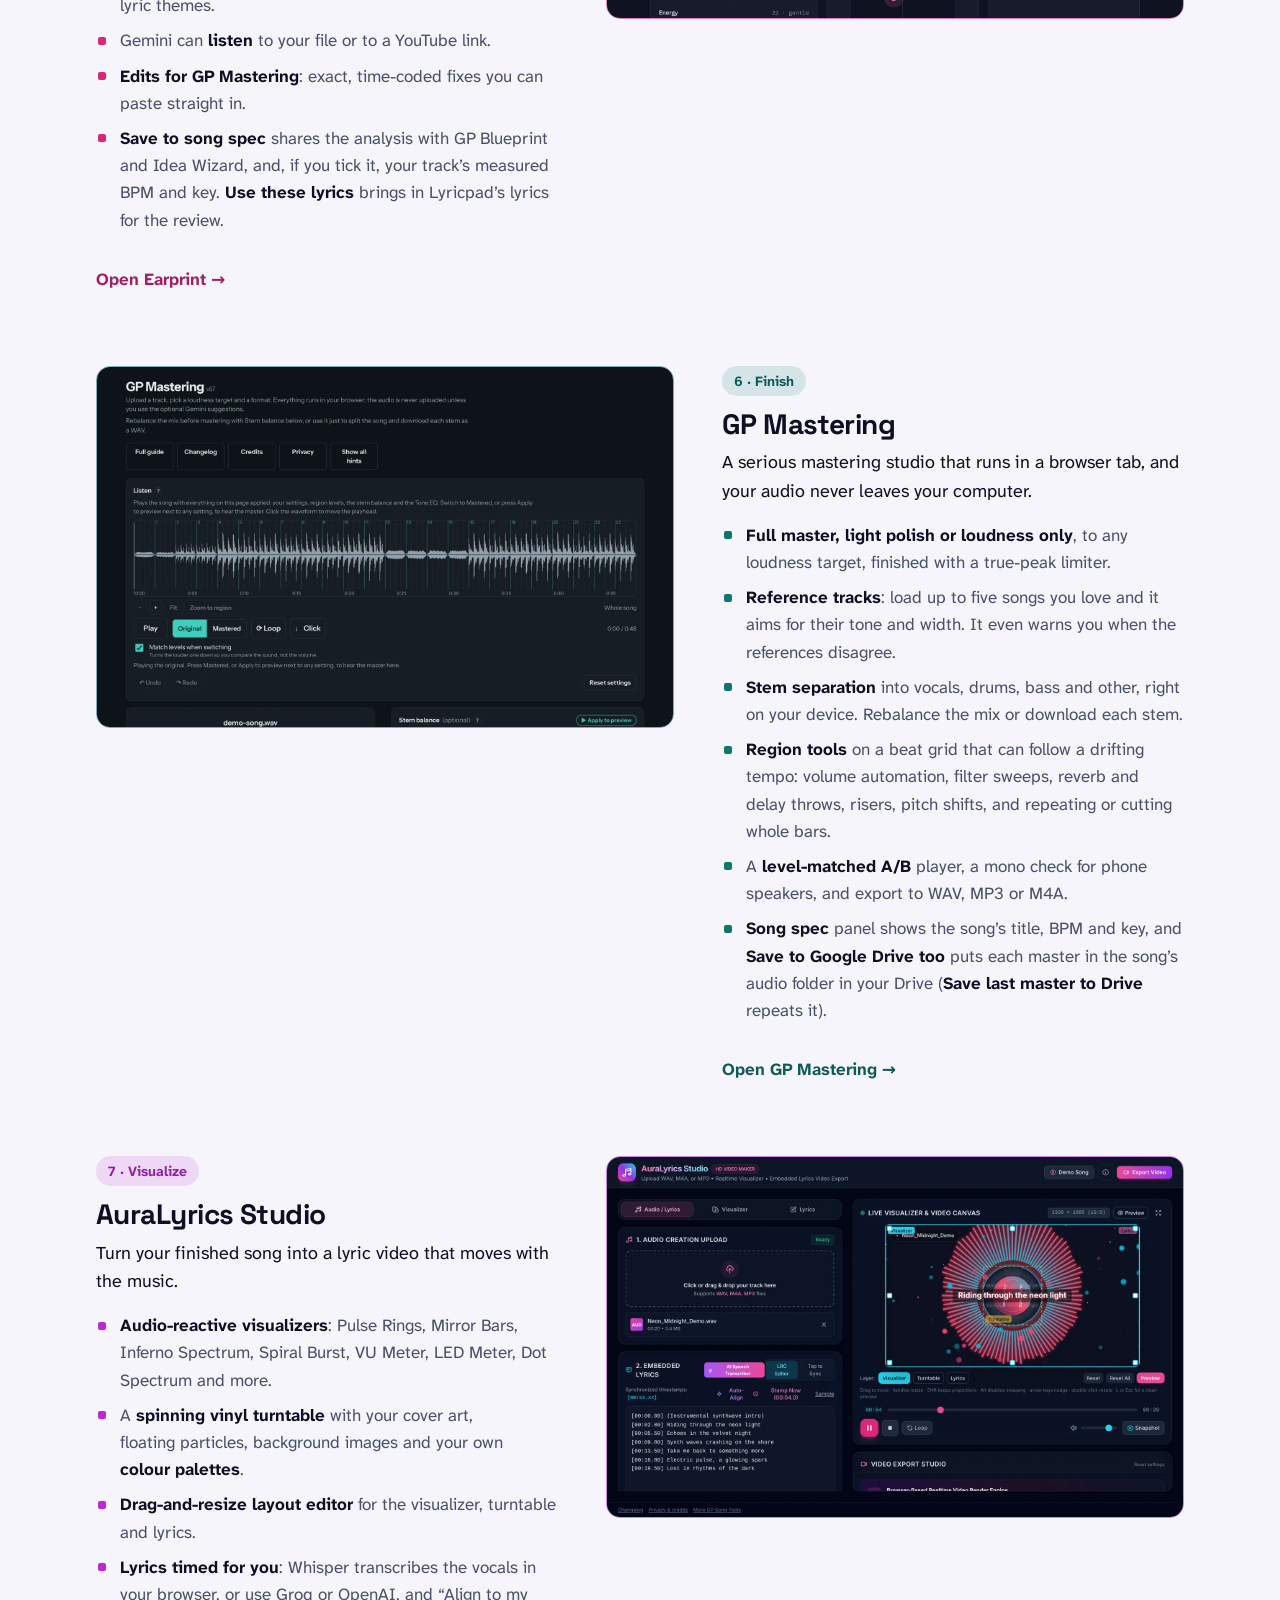
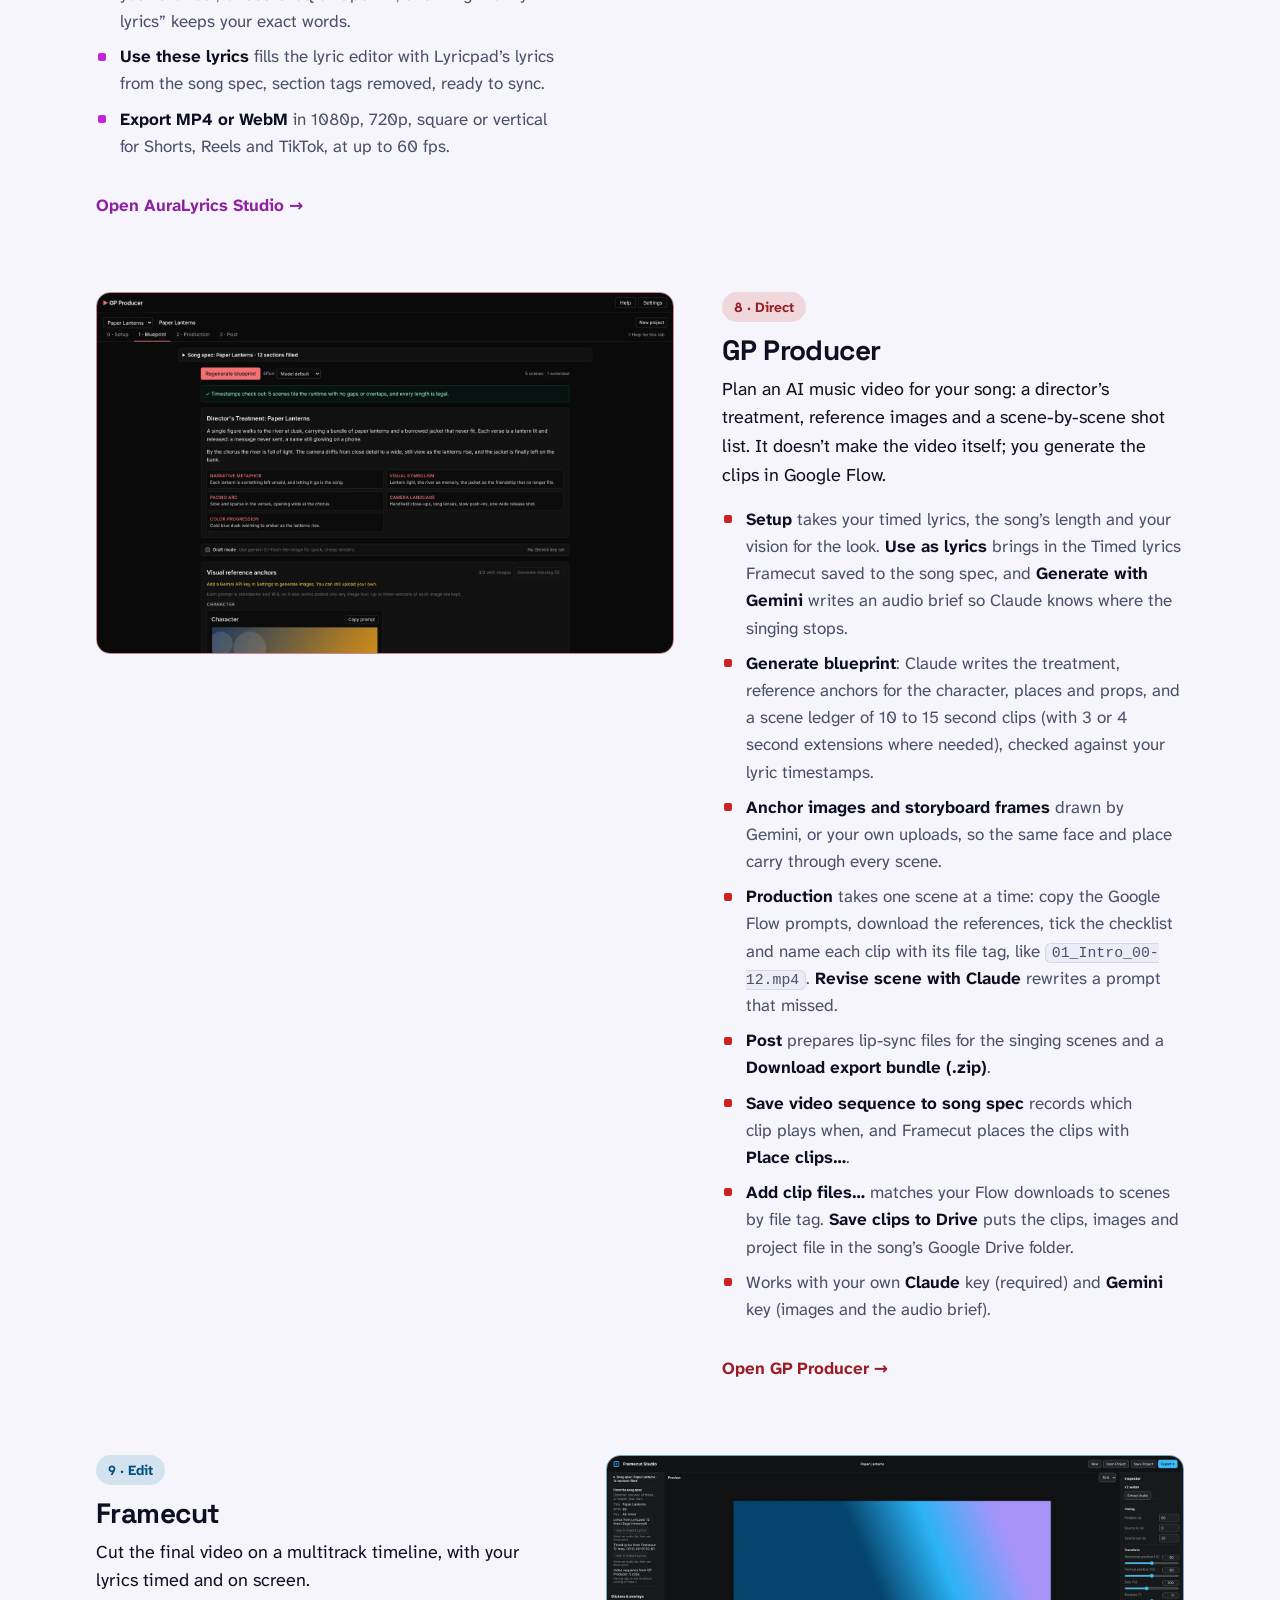
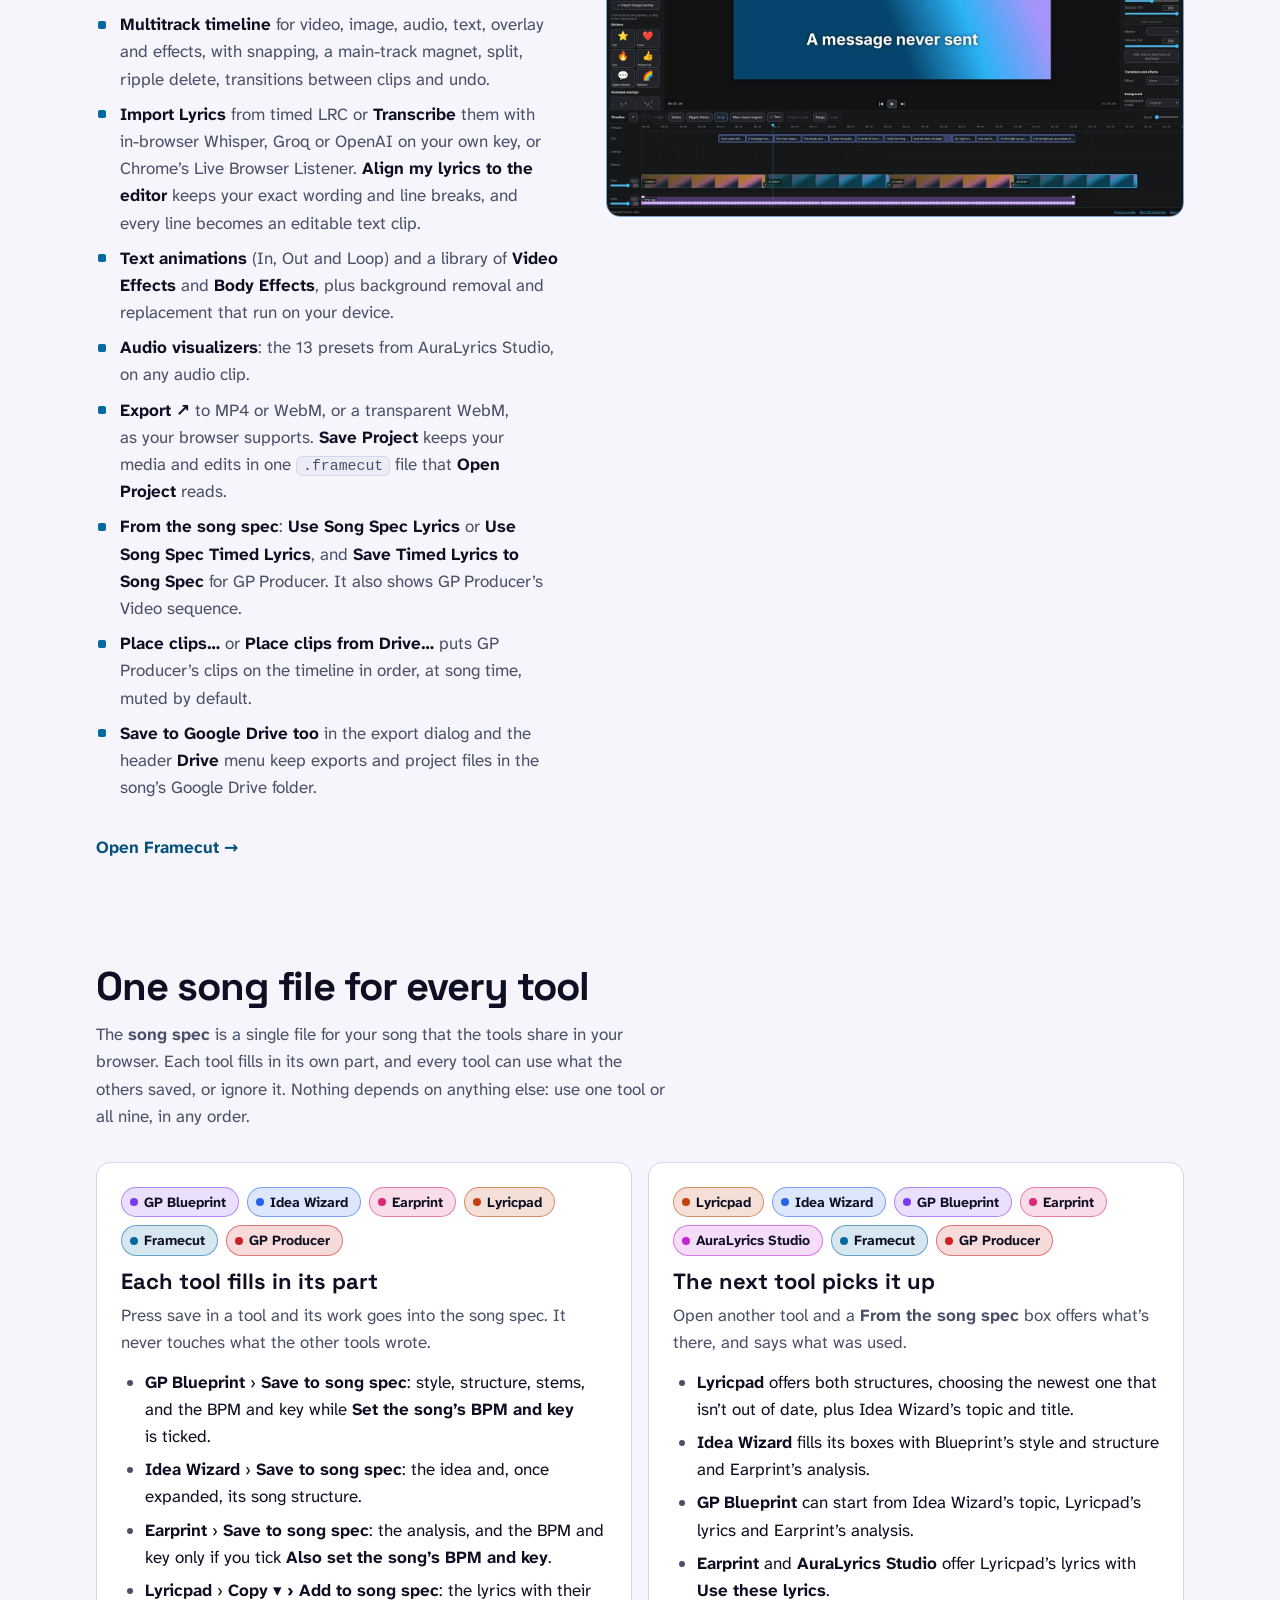
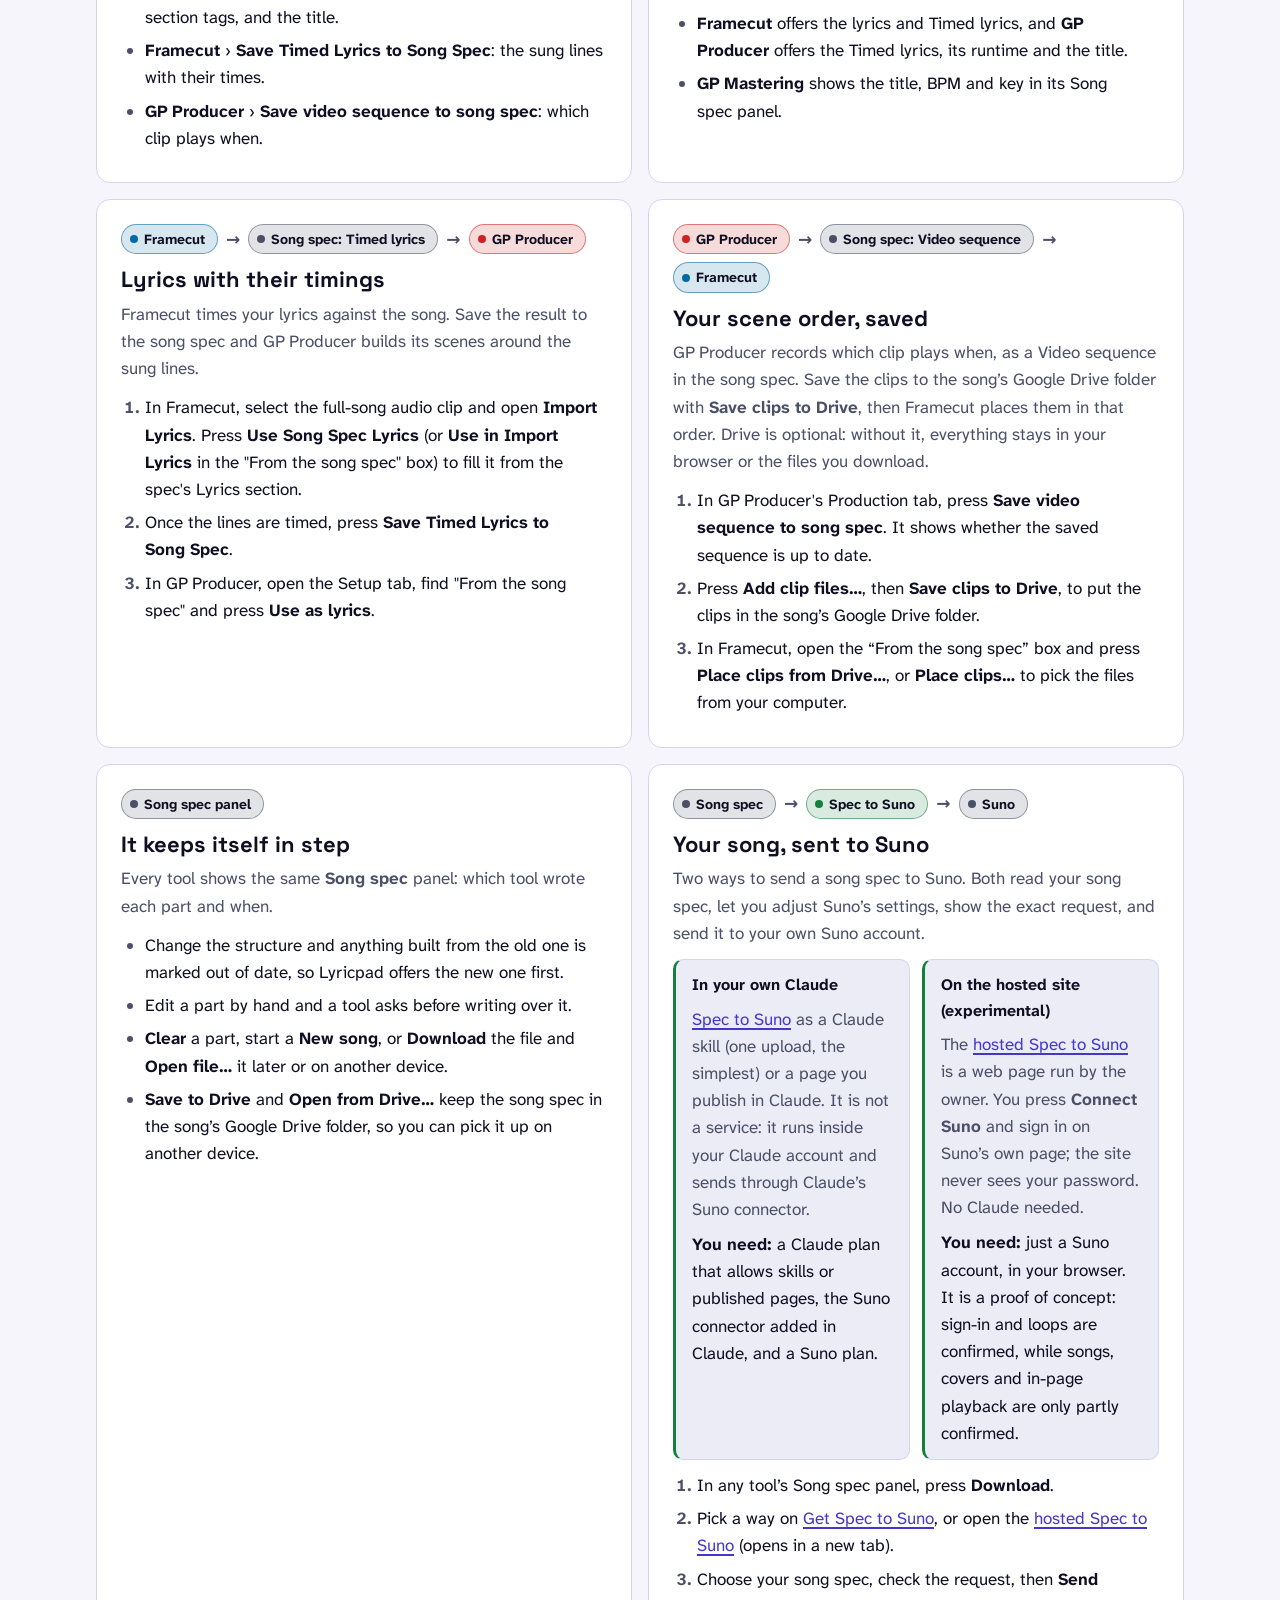
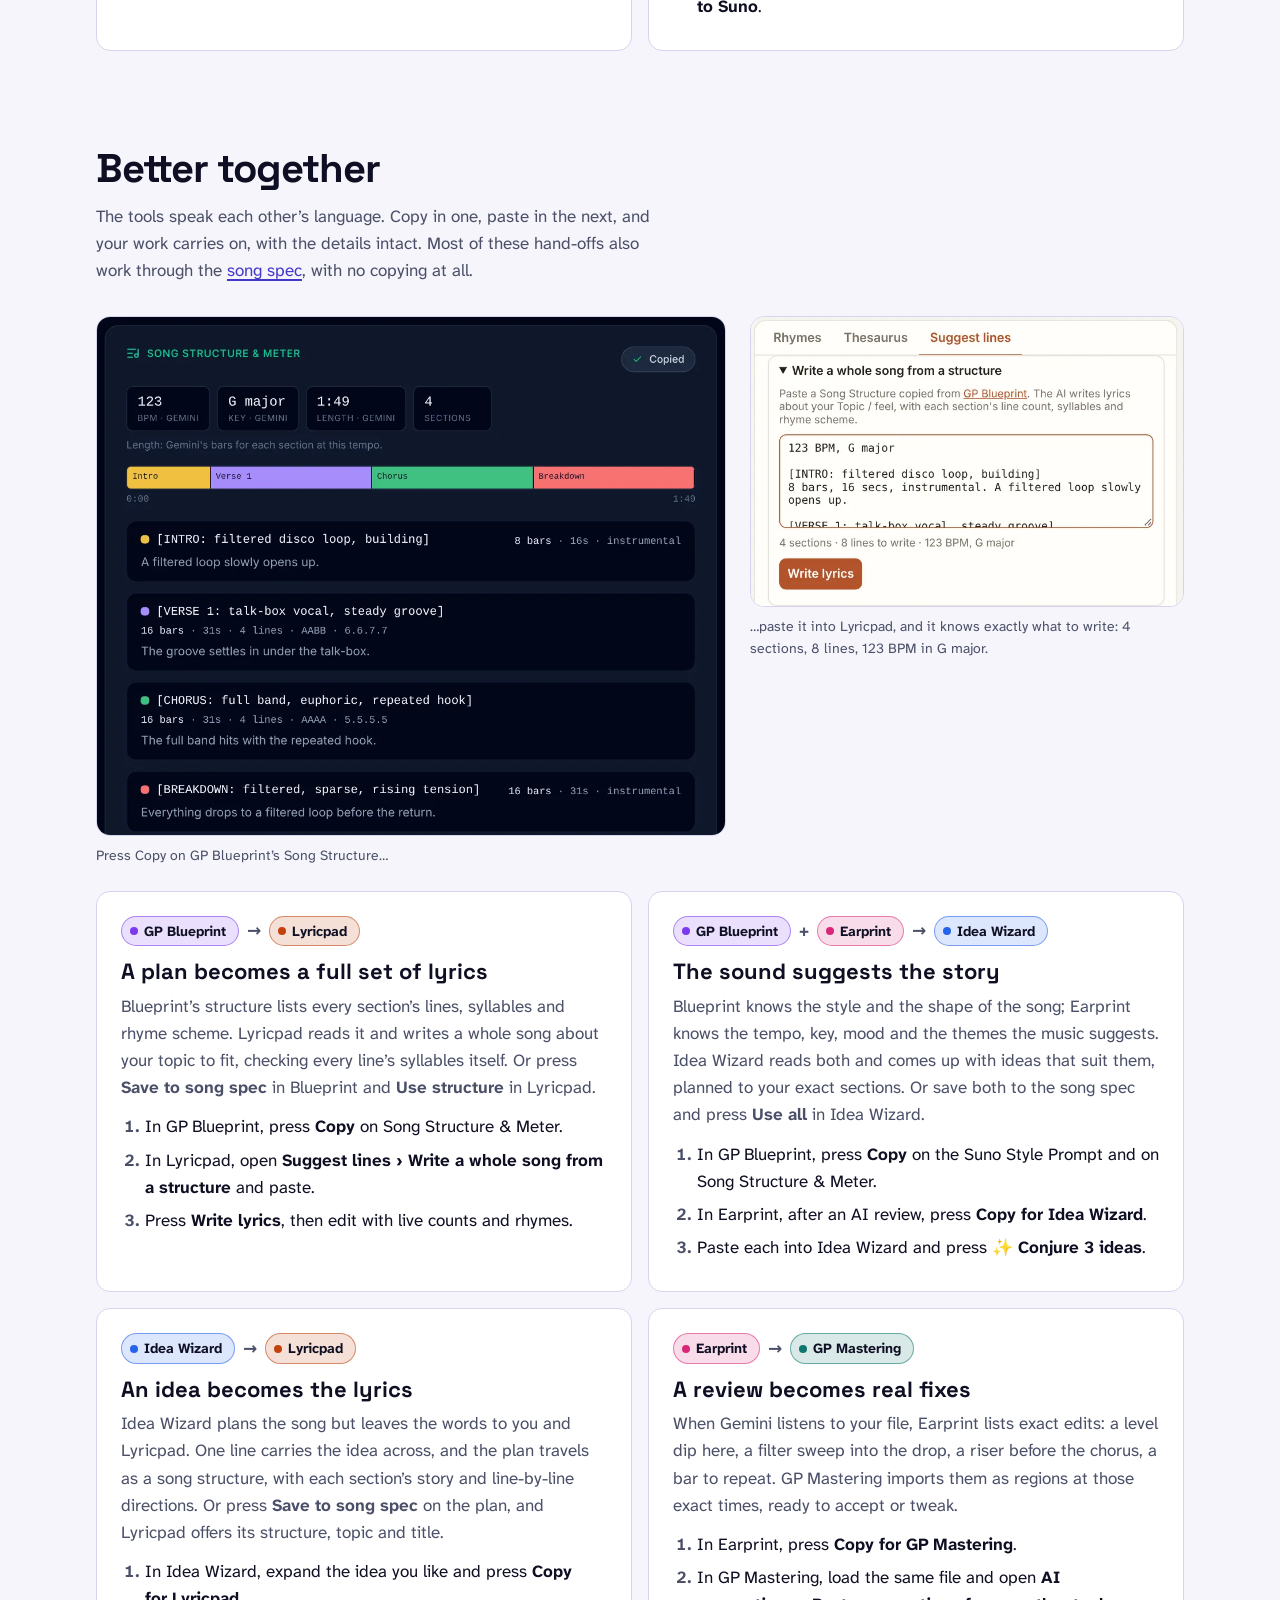
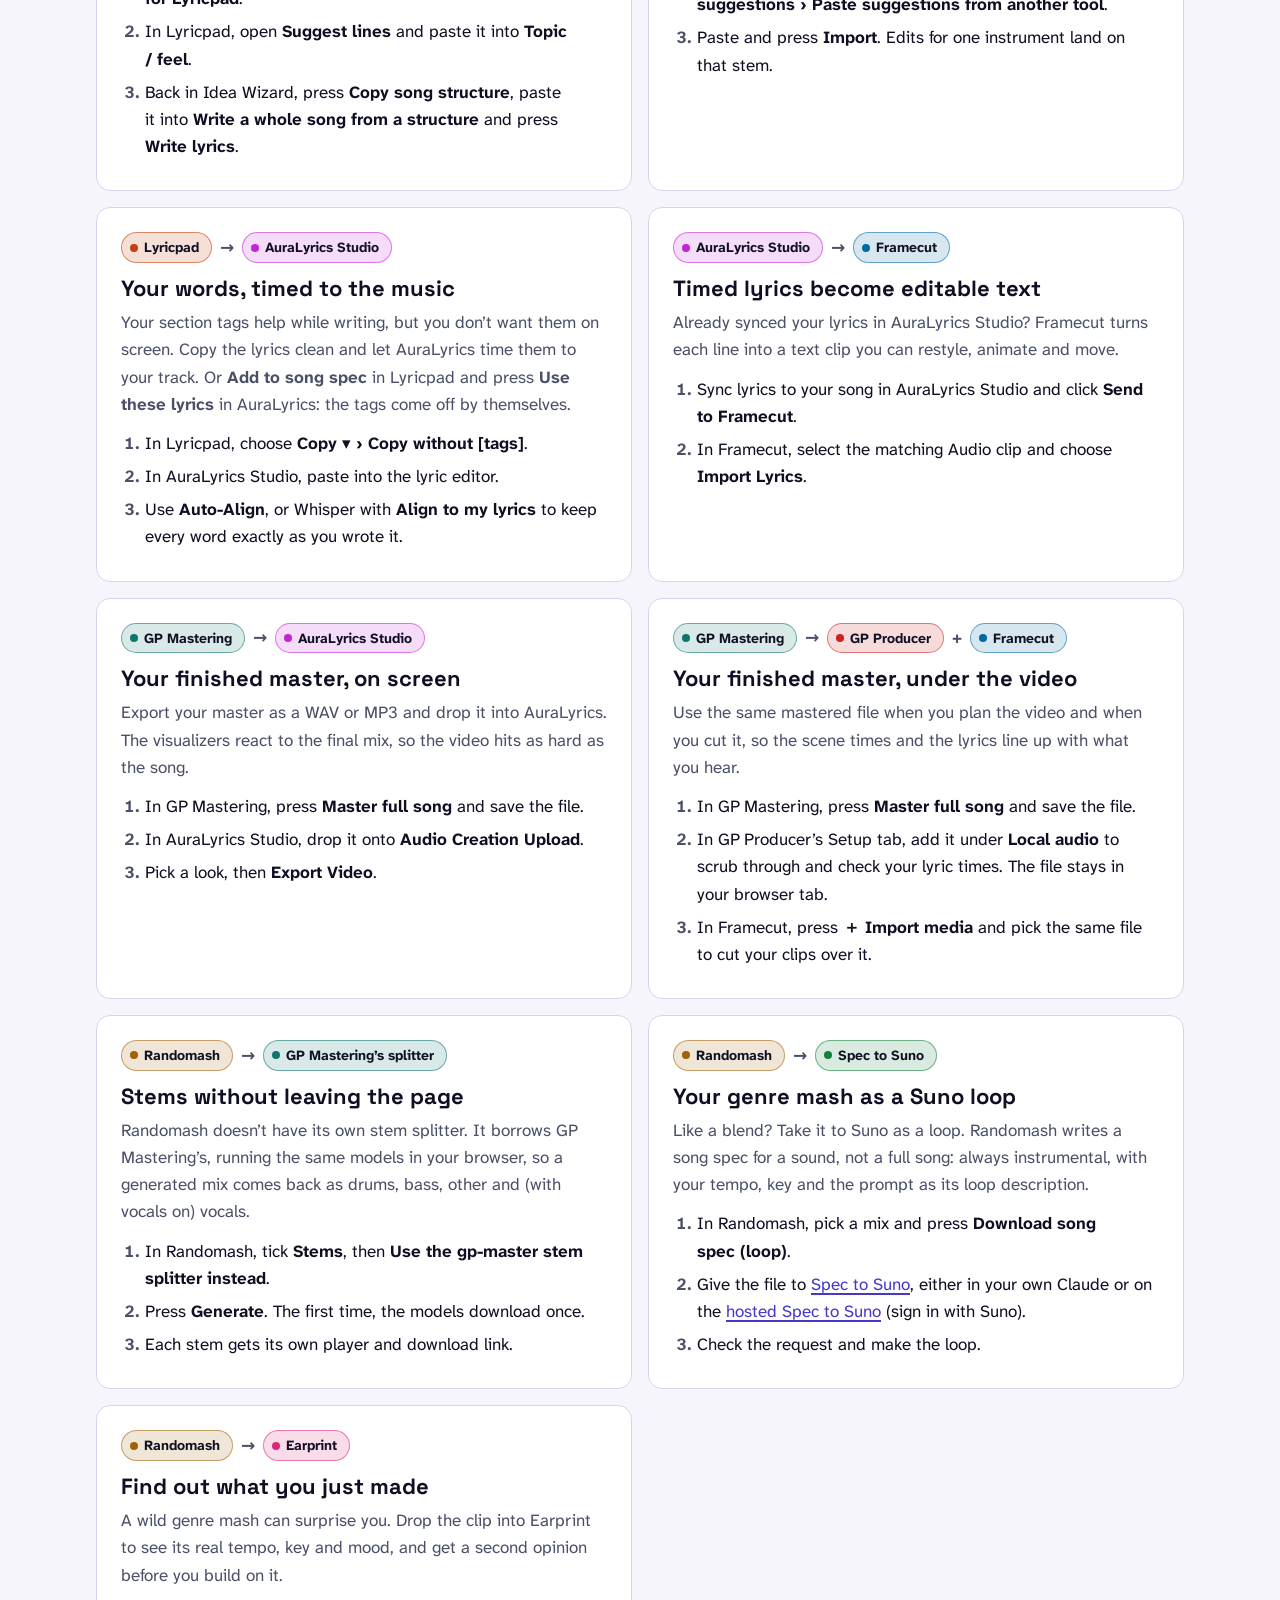
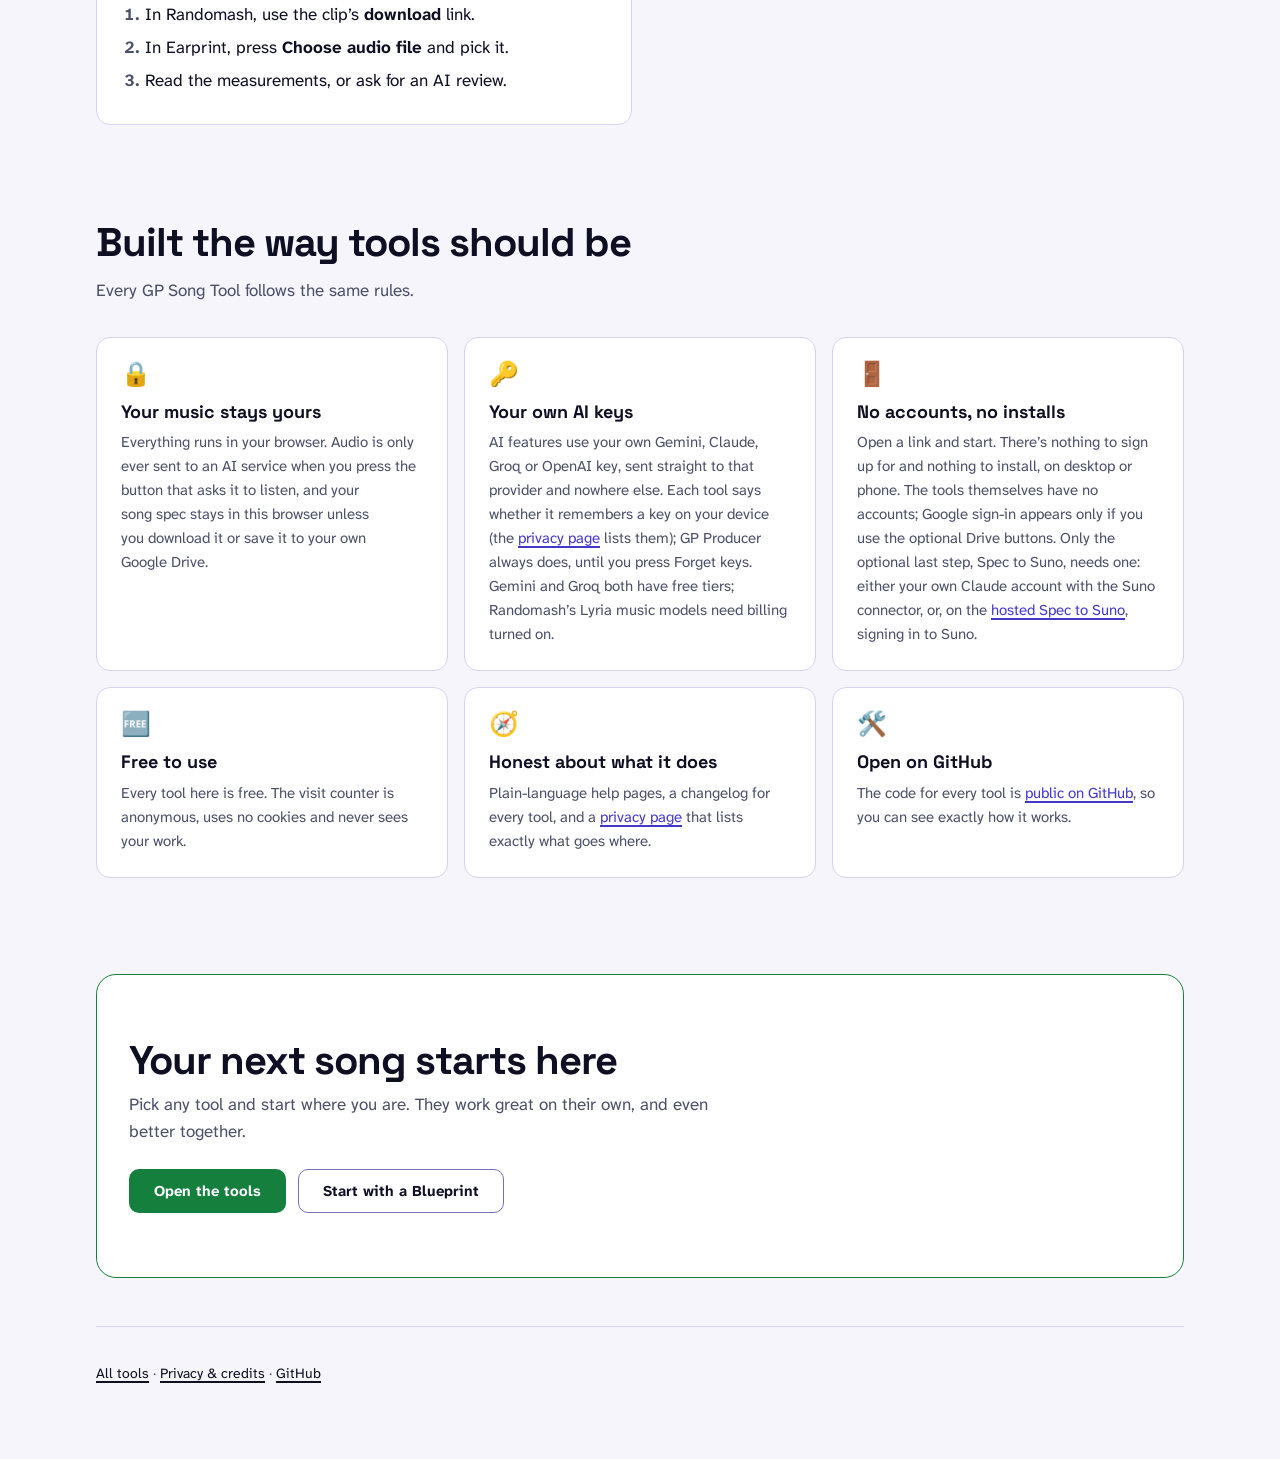
<file: about.html>
<!doctype html>
<html lang="en">
<head>
  <meta charset="utf-8">
  <meta name="viewport" content="width=device-width, initial-scale=1">
  <title>About GP Song Tools</title>
  <meta name="description" content="Nine free tools that take a song from first idea to finished video, all in your browser, and hand your work from one to the next.">
  <link rel="icon" href="data:image/svg+xml,<svg xmlns='http://www.w3.org/2000/svg' viewBox='0 0 100 100'><text y='.9em' font-size='90'>🎛️</text></svg>">
  <meta name="theme-color" content="#0f0f23" media="(prefers-color-scheme: dark)">
  <meta name="theme-color" content="#f5f5fb" media="(prefers-color-scheme: light)">
  <link rel="preload" href="fonts/space-grotesk-latin.woff2" as="font" type="font/woff2" crossorigin>
  <link rel="preload" href="fonts/atkinson-hyperlegible-next-latin.woff2" as="font" type="font/woff2" crossorigin>
  <link rel="preconnect" href="https://static.cloudflareinsights.com">
  <link rel="stylesheet" href="css/gp.css">
  <style>
    /* About page. Tokens and buttons come from css/gp.css (design-system/gp-song-tools/MASTER.md). */
    html { scroll-behavior: smooth; }
    body { font-size: 1.0625rem; }
    main { max-width: 1120px; margin: 0 auto; padding: var(--s-5) var(--s-4) var(--s-8); }

    /* Hero */
    .hero { padding: var(--s-7) 0 var(--s-2); max-width: 900px; }
    .eyebrow { font-size: var(--text-sm); font-weight: 700; color: var(--accent); margin: 0 0 var(--s-3); }
    h1 { font-size: var(--text-4xl); line-height: 1.04; font-weight: 700; letter-spacing: -.035em; margin: 0 0 var(--s-5); }
    .lede { font-size: var(--text-lg); color: var(--muted); margin: 0 0 var(--s-6); max-width: 58ch; text-wrap: pretty; }
    .cta { display: flex; flex-wrap: wrap; gap: var(--s-3); }

    /* Workflow: nine steps on one track, each a clip in its tool colour */
    .flow { list-style: none; margin: var(--s-7) 0 var(--s-2); padding: 0; display: grid; grid-template-columns: repeat(5, 1fr); gap: var(--s-2); }
    .flow li {
      position: relative; padding: var(--s-4) var(--s-3) var(--s-3);
      background: color-mix(in srgb, var(--c) 10%, var(--surface));
      border: 1px solid color-mix(in srgb, var(--c) 40%, transparent);
      border-top: 4px solid var(--c);
      border-radius: var(--r-md);
    }
    .flow .verb { font-size: var(--text-xs); font-weight: 700; color: color-mix(in srgb, var(--c) 72%, var(--text)); }
    .flow a, .flow .name { display: block; font: 700 var(--text-md)/1.2 var(--font-display); color: var(--text); text-decoration: none; margin-top: var(--s-1); }
    .flow a:hover { color: var(--c); }
    .flow .what { display: block; font-size: var(--text-xs); color: var(--muted); line-height: 1.4; margin-top: var(--s-1); }

    h2 { font-size: var(--text-3xl); font-weight: 700; letter-spacing: -.025em; line-height: 1.1; margin: 0 0 var(--s-3); }
    .section-intro { color: var(--muted); max-width: 52ch; margin: 0 0 var(--s-6); text-wrap: pretty; }
    section.block { margin-top: var(--s-9); }

    /* Tool features */
    .tool { --c: var(--gen); display: grid; grid-template-columns: 1fr 1.25fr; gap: var(--s-7); align-items: start; margin: 0 0 var(--s-8); }
    @media (min-width: 901px) { .tool figure { position: sticky; top: var(--s-5); } } /* screenshot stays beside its text instead of leaving a gap */
    .tool:nth-of-type(even) { grid-template-columns: 1.25fr 1fr; }
    .tool:nth-of-type(even) .copy { order: 2; }
    .tool .tag {
      display: inline-block; margin-bottom: var(--s-3); padding: var(--s-1) var(--s-3);
      font-size: var(--text-xs); font-weight: 700; color: color-mix(in srgb, var(--c) 72%, var(--text));
      background: color-mix(in srgb, var(--c) 14%, transparent); border-radius: var(--r-pill);
    }
    .tool h3 { font-size: var(--text-2xl); font-weight: 700; margin: 0 0 var(--s-2); letter-spacing: -.02em; line-height: 1.15; }
    .tool h3 a { color: inherit; text-decoration: none; }
    .tool h3 a:hover { color: var(--c); }
    .tool .pitch { font-size: var(--text-lg); margin: 0 0 var(--s-4); text-wrap: pretty; }
    .tool ul { margin: 0 0 var(--s-5); padding-left: 0; list-style: none; color: var(--muted); }
    .tool li b { color: var(--text); } /* the button name leads; the rest recedes */
    .tool li { text-wrap: pretty; }
    .tool li { position: relative; padding-left: var(--s-5); margin: 0 0 var(--s-2); }
    .tool li::before { content: ""; position: absolute; left: 2px; top: .55em; width: 8px; height: 8px; border-radius: 2px; background: var(--c); }
    .tool .open { font-weight: 700; color: color-mix(in srgb, var(--c) 72%, var(--text)); text-decoration: none; display: inline-flex; align-items: center; min-height: 44px; }
    .tool .open:hover { text-decoration: underline; }
    figure { margin: 0; }
    .shot { display: block; width: 100%; height: auto; border-radius: var(--r-lg); border: 1px solid var(--border); background: var(--surface); }
    .tool .shot { border-color: color-mix(in srgb, var(--c) 45%, var(--border)); }
    figcaption { font-size: var(--text-xs); color: var(--muted); margin-top: var(--s-2); }

    /* Hand-offs */
    .handoffs { display: grid; grid-template-columns: repeat(2, 1fr); gap: var(--s-4); }
    .handoff { background: var(--surface); border: 1px solid var(--border); border-radius: var(--r-lg); padding: var(--s-5); }
    .route { display: flex; flex-wrap: wrap; align-items: center; gap: var(--s-2); margin: 0 0 var(--s-3); }
    .pill {
      display: inline-flex; align-items: center; gap: 6px; padding: 3px var(--s-3) 3px var(--s-2);
      border-radius: var(--r-pill); font-size: var(--text-xs); font-weight: 700; color: var(--text);
      background: color-mix(in srgb, var(--c) 16%, transparent); border: 1px solid color-mix(in srgb, var(--c) 55%, transparent);
    }
    .pill::before { content: ""; width: 8px; height: 8px; border-radius: 50%; background: var(--c); }
    .route .arrow { color: var(--muted); font-weight: 700; }
    .handoff h3 { font-size: var(--text-xl); font-weight: 700; line-height: 1.2; margin: 0 0 var(--s-2); }
    .handoff p { margin: 0 0 var(--s-3); color: var(--muted); }
    .handoff ol, .handoff ul { margin: 0; padding-left: var(--s-5); }
    .handoff li { margin: 0 0 6px; text-wrap: pretty; }
    .ways { display: grid; grid-template-columns: repeat(2, 1fr); gap: var(--s-3); margin: 0 0 var(--s-3); }
    .way { background: var(--surface-2); border: 1px solid var(--border); border-left: 3px solid var(--ss); border-radius: var(--r-md); padding: var(--s-3) var(--s-4); }
    .way h4 { font-size: var(--text-md); font-weight: 700; margin: 0 0 var(--s-2); }
    .way p { margin: 0 0 var(--s-2); }
    .way p:last-child { margin: 0; }
    .way .need { color: var(--text); }
    .handoff li::marker { color: var(--muted); font-weight: 700; }
    .duo { display: grid; grid-template-columns: 1.45fr 1fr; gap: var(--s-5); align-items: start; margin: 0 0 var(--s-5); }
    .duo .shot { max-height: 520px; object-fit: cover; object-position: top; }

    /* Principles */
    .principles { display: grid; grid-template-columns: repeat(3, 1fr); gap: var(--s-4); }
    .principle { padding: var(--s-5); border-radius: var(--r-lg); background: var(--surface); border: 1px solid var(--border); }
    .principle .icon { font-size: 1.5rem; line-height: 1; }
    .principle h3 { font-size: var(--text-lg); font-weight: 700; margin: var(--s-3) 0 var(--s-1); }
    .principle p { margin: 0; color: var(--muted); font-size: var(--text-sm); text-wrap: pretty; }

    .closing {
      margin-top: var(--s-9); padding: var(--s-8) var(--s-6); border-radius: var(--r-xl);
      background: var(--surface); border: 1px solid var(--border);
      border-color: var(--accent);
    }
    .closing h2 { margin-bottom: var(--s-2); }
    .closing p { color: var(--muted); margin: 0 0 var(--s-5); max-width: 56ch; }
    footer { margin-top: var(--s-7); padding-top: var(--s-5); border-top: 1px solid var(--border); color: var(--muted); font-size: var(--text-xs); }
    footer a { color: var(--text); display: inline-block; line-height: 44px; } /* 44px hit area; lines stay 44px apart so targets never overlap */

    @media (max-width: 900px) {
      .flow { grid-template-columns: repeat(3, 1fr); }
      .tool, .tool:nth-of-type(even) { grid-template-columns: 1fr; gap: var(--s-5); margin-bottom: var(--s-8); }
      .tool:nth-of-type(even) .copy { order: 0; }
      .handoffs, .principles, .ways { grid-template-columns: 1fr; }
    }
    @media (max-width: 560px) {
      body { font-size: var(--text-md); }
      .hero { padding-top: var(--s-5); }
      .flow { grid-template-columns: 1fr 1fr; }
      .duo { grid-template-columns: 1fr; }
      .handoff { padding: var(--s-4); }
      .closing { padding: var(--s-6) var(--s-4); }
      section.block { margin-top: var(--s-8); }
    }
  </style>
</head>
<body>
<a class="skip" href="#main">Skip to content</a>
<main id="main">
  <a class="back" href="./">← All tools</a>

  <header class="hero">
    <p class="eyebrow">About GP Song Tools</p>
    <h1>From first idea to finished video, without leaving your browser.</h1>
    <p class="lede">Nine free tools that each do one job brilliantly, and share one song file between them. Plan the sound, find the idea, write the words, generate the music, check the track, master it, then make the video: a lyric video, or a music video you direct and cut. No accounts, no uploads you didn’t ask for, nothing to install.</p>
    <div class="cta">
      <a class="btn primary" href="./">Open the tools</a>
      <a class="btn ghost" href="#songspec">How they share your song</a>
    </div>
  </header>

  <ol class="flow" aria-label="The GP Song Tools workflow">
    <li style="--c: var(--bp)"><span class="verb">1 · Plan</span><a translate="no" href="#blueprint">GP Blueprint</a><span class="what">Style, structure and stems</span></li>
    <li style="--c: var(--iw)"><span class="verb">2 · Imagine</span><a translate="no" href="#ideawizard">Idea Wizard</a><span class="what">Three song ideas that fit the sound</span></li>
    <li style="--c: var(--lp)"><span class="verb">3 · Write</span><a translate="no" href="#lyricpad">Lyricpad</a><span class="what">Lyrics that fit the plan</span></li>
    <li style="--c: var(--rm)"><span class="verb">4 · Generate</span><a translate="no" href="#randomash">Randomash</a><span class="what">Blend genres into Lyria&nbsp;3 music, or send your song to Suno</span></li>
    <li style="--c: var(--ep)"><span class="verb">5 · Analyze</span><a translate="no" href="#earprint">Earprint</a><span class="what">Measure it, review it</span></li>
    <li style="--c: var(--gm)"><span class="verb">6 · Finish</span><a translate="no" href="#gpmastering">GP Mastering</a><span class="what">Fix, master, split stems</span></li>
    <li style="--c: var(--al)"><span class="verb">7 · Visualize</span><a translate="no" href="#auralyrics">AuraLyrics Studio</a><span class="what">A lyric video, ready to post</span></li>
    <li style="--c: var(--pr)"><span class="verb">8 · Direct</span><a translate="no" href="#gpproducer">GP Producer</a><span class="what">Scenes, shots and prompts for an AI music video</span></li>
    <li style="--c: var(--fc)"><span class="verb">9 · Edit</span><a translate="no" href="#framecut">Framecut</a><span class="what">Cut the final video, lyrics and all</span></li>
  </ol>

  <section class="block" aria-labelledby="tools-h">
    <h2 id="tools-h">Meet the tools</h2>
    <p class="section-intro">Each one is fast, focused and runs in your browser. Here’s what they can do.</p>

    <article class="tool" id="blueprint" style="--c: var(--bp)">
      <div class="copy">
        <span class="tag">1 · Plan</span>
        <h3 translate="no"><a href="https://gp-songtools.github.io/gp-blueprint/" target="_blank" rel="noopener">GP Blueprint</a></h3>
        <p class="pitch">Name an artist you love and get a complete plan for a new song in their style, ready for Suno or Mozart AI.</p>
        <ul>
          <li>A rich <b>style prompt</b>, up to Suno’s 1,000&nbsp;characters, with no artist names to get rejected. Choose <b>Mozart AI</b> instead for a short prompt for its Hans 2.0 model.</li>
          <li><b>Stem prompts</b> for each instrument group, so you can generate layers one at a time.</li>
          <li>A <b>section-by-section structure</b>: bars, seconds, line counts, rhyme scheme and syllables for every section, on a coloured timeline. Copy it into <a href="#lyricpad">Lyricpad</a> and it writes a whole song to fit.</li>
          <li>Original <b>lyrics written to fit</b> that structure exactly.</li>
          <li><b>Grounded in real audio</b>: MusicAtlas measures the actual recording’s tempo and key, and Gemini can listen to a YouTube Music link itself.</li>
<li><b>Save to song spec</b> stores the style, structure and stems for the other tools, plus the BPM and key if you like. It can start from what they saved, too: Idea Wizard’s topic, Lyricpad’s lyrics and Earprint’s analysis.</li>
        </ul>
        <a class="open" href="https://gp-songtools.github.io/gp-blueprint/" target="_blank" rel="noopener">Open GP Blueprint →</a>
      </div>
      <figure>
        <img class="shot" src="img/blueprint.webp" width="1600" height="1000" loading="lazy" alt="GP Blueprint showing a generated Suno style prompt for a French house track, with stem prompts below">
      </figure>
    </article>

    <article class="tool" id="ideawizard" style="--c: var(--iw)">
      <div class="copy">
        <span class="tag">2 · Imagine</span>
        <h3 translate="no"><a href="https://gp-songtools.github.io/ideawizard/" target="_blank" rel="noopener">Idea Wizard</a></h3>
        <p class="pitch">You have the sound. Now what’s the song about? Get three ideas that fit it, then dig into the one you like.</p>
        <ul>
          <li>Starts from <b>GP Blueprint’s style prompt</b> or <b>Earprint’s track analysis</b> (tempo, key, mood, instruments, lyric themes), or just a direction. Add Blueprint’s <b>song structure</b> too, and the plan follows your exact sections.</li>
          <li><b>Three different ideas</b>, each with a title, topic, theme, subject, angle, hook concept, imagery and why it suits the music. <b>More ideas</b> gives three fresh ones.</li>
          <li><b>Expand</b> one into a song plan: a logline, perspective and tone, a beat and images for every section of your structure, hook ideas, a word bank and clichés to avoid.</li>
          <li><b>Go deeper: line by line</b> on any sung section for a direction per lyric line that follows its rhyme scheme and syllables, with end-word ideas.</li>
          <li><b>From the song spec</b>: fill the boxes with GP Blueprint’s and Earprint’s work in one click (<b>Use all</b>). <b>Save to song spec</b> passes the idea and its song structure on to Lyricpad.</li>
<li>Works with <b>Claude, Gemini or Groq</b> on your own key.</li>
        </ul>
        <a class="open" href="https://gp-songtools.github.io/ideawizard/" target="_blank" rel="noopener">Open Idea Wizard →</a>
      </div>
      <figure>
        <img class="shot" src="img/ideawizard.webp" width="1600" height="1000" loading="lazy" alt="Idea Wizard with three song ideas, Last Train Disco, Filter Sweep and Talk Box Love Letter, each with theme, subject, angle, hook and imagery, above the expanded plan for Last Train Disco">
      </figure>
    </article>

    <article class="tool" id="lyricpad" style="--c: var(--lp)">
      <div class="copy">
        <span class="tag">3 · Write</span>
        <h3 translate="no"><a href="https://gp-songtools.github.io/lyricpad/" target="_blank" rel="noopener">Lyricpad</a></h3>
        <p class="pitch">A calm, fast lyric editor that counts every syllable while you type.</p>
        <ul>
          <li><b>Live syllable counts</b> beside every line, with ranges for words like “fire” and a per-word breakdown.</li>
          <li><b>Rhyme finder</b> with perfect, near and vowel rhymes. Double-click any word in your lyrics.</li>
          <li><b>Thesaurus</b> with a “must rhyme with” filter, for the word that means the right thing and lands on the rhyme.</li>
          <li><b>AI line suggestions</b> with Claude or Gemini: rewrite a line or write the next one, to a syllable count, rhyme, start or end.</li>
          <li><b>Write a whole song from a structure</b>: take GP Blueprint’s or Idea Wizard’s structure and the AI writes lyrics on your topic that fit every section’s line count, syllables and rhyme scheme, then checks each line. <a href="#handoffs">See how →</a></li>
<li><b>From the song spec</b>: pick GP Blueprint’s or Idea Wizard’s structure (the newest is chosen for you) and Idea Wizard’s topic and title. <b>Copy ▾ › Add to song spec</b> saves the finished lyrics, section tags and all.</li>
          <li><b>Saves to your Google Drive</b>, with auto-save. Lyricpad can only see the files it created.</li>
        </ul>
        <a class="open" href="https://gp-songtools.github.io/lyricpad/" target="_blank" rel="noopener">Open Lyricpad →</a>
      </div>
      <figure>
        <img class="shot" src="img/lyricpad.webp" width="1600" height="1000" loading="lazy" alt="Lyricpad with a verse and chorus, syllable counts in the margin, and rhymes for 'glow' in the side panel">
      </figure>
    </article>

    <article class="tool" id="randomash" style="--c: var(--rm)">
      <div class="copy">
        <span class="tag">4 · Generate</span>
        <h3 translate="no"><a href="https://gp-songtools.github.io/gp-randomash/" target="_blank" rel="noopener">Randomash</a></h3>
        <p class="pitch">A genre blender for Google’s Lyria&nbsp;3. Mash doom metal into jazz fusion, or klezmer into post-rock, and hear what happens.</p>
        <ul>
          <li><b>138 genres in 14 families</b>. Hover any chip to see exactly what it adds to the prompt.</li>
          <li><b>🎲 Surprise me</b> picks a mix with an interesting <b>clash</b>, rated smooth, interesting or chaotic, so you find blends you’d never have tried.</li>
          <li><b>Shape it</b>: tempo, energy, 16 moods, any key or one of the seven modes, arrangement, and a seed you can lock to repeat a recipe.</li>
          <li><b>30-second clips or full songs</b>, instrumental or with <b>vocals</b> in the style of the main genre: growled, rapped, toasting, scat and more.</li>
          <li><b>Stems</b> as separate parts, or split in your browser by GP Mastering’s own splitter. <b>Trim</b> any clip to a bar-perfect loop.</li>
          <li><b>Download song spec (loop)</b> turns the current mix into an instrumental Suno loop spec, ready for Spec to Suno.</li>
          <li><b>Dry run</b> is on by default, so you see the exact request and cost before you spend anything. A balance tracker keeps an eye on your Google credit.</li>
        </ul>
        <a class="open" href="https://gp-songtools.github.io/gp-randomash/" target="_blank" rel="noopener">Open Randomash →</a>
      </div>
      <figure>
        <img class="shot" src="img/randomash.webp" width="1600" height="1000" loading="lazy" alt="Randomash with psychedelic rock and doom metal in the current mix, rated clash 0.33 smooth, above the genre picker's Electronic, Hip-hop, Rock and Metal families">
      </figure>
    </article>

    <article class="tool" id="earprint" style="--c: var(--ep)">
      <div class="copy">
        <span class="tag">5 · Analyze</span>
        <h3 translate="no"><a href="https://gp-songtools.github.io/earprint/" target="_blank" rel="noopener">Earprint</a></h3>
        <p class="pitch">Drop in a track and see what it’s made of, then get an honest second opinion.</p>
        <ul>
          <li><b>Measured in your browser</b>: tempo, key with its Camelot code, loudness and loudness range.</li>
          <li>An <b>energy timeline</b>, a <b>character radar</b>, a <b>mood map</b> and the track’s <b>pitch profile</b>.</li>
          <li>An <b>AI review</b> with a just-for-fun 0–10 rating, specific ideas to make it better, genres, moods, instruments and lyric themes.</li>
          <li>Gemini can <b>listen</b> to your file or to a YouTube link.</li>
          <li><b>Edits for GP Mastering</b>: exact, time-coded fixes you can paste straight in.</li>
<li><b>Save to song spec</b> shares the analysis with GP Blueprint and Idea Wizard, and, if you tick it, your track’s measured BPM and key. <b>Use these lyrics</b> brings in Lyricpad’s lyrics for the review.</li>
        </ul>
        <a class="open" href="https://gp-songtools.github.io/earprint/" target="_blank" rel="noopener">Open Earprint →</a>
      </div>
      <figure>
        <img class="shot" src="img/earprint.webp" width="1600" height="1000" loading="lazy" alt="Earprint showing tempo 123.6 BPM, key A minor (8A), loudness readouts, an energy timeline, a character radar, a mood map and a pitch profile">
      </figure>
    </article>

    <article class="tool" id="gpmastering" style="--c: var(--gm)">
      <div class="copy">
        <span class="tag">6 · Finish</span>
        <h3 translate="no"><a href="https://gp-songtools.github.io/gp-master/" target="_blank" rel="noopener">GP Mastering</a></h3>
        <p class="pitch">A serious mastering studio that runs in a browser tab, and your audio never leaves your computer.</p>
        <ul>
          <li><b>Full master, light polish or loudness only</b>, to any loudness target, finished with a true-peak limiter.</li>
          <li><b>Reference tracks</b>: load up to five songs you love and it aims for their tone and width. It even warns you when the references disagree.</li>
          <li><b>Stem separation</b> into vocals, drums, bass and other, right on your device. Rebalance the mix or download each stem.</li>
          <li><b>Region tools</b> on a beat grid that can follow a drifting tempo: volume automation, filter sweeps, reverb and delay throws, risers, pitch shifts, and repeating or cutting whole bars.</li>
          <li>A <b>level-matched A/B</b> player, a mono check for phone speakers, and export to WAV, MP3 or M4A.</li>
          <li><b>Song spec</b> panel shows the song’s title, BPM and key, and <b>Save to Google Drive too</b> puts each master in the song’s audio folder in your Drive (<b>Save last master to Drive</b> repeats it).</li>
        </ul>
        <a class="open" href="https://gp-songtools.github.io/gp-master/" target="_blank" rel="noopener">Open GP Mastering →</a>
      </div>
      <figure>
        <img class="shot" src="img/gpmaster.webp" width="1600" height="1000" loading="lazy" alt="GP Mastering's Listen card with a song's waveform on a numbered bar grid and Original / Mastered comparison buttons">
      </figure>
    </article>

    <article class="tool" id="auralyrics" style="--c: var(--al)">
      <div class="copy">
        <span class="tag">7 · Visualize</span>
        <h3 translate="no"><a href="https://gp-songtools.github.io/auralyrics-studio/" target="_blank" rel="noopener">AuraLyrics Studio</a></h3>
        <p class="pitch">Turn your finished song into a lyric video that moves with the music.</p>
        <ul>
          <li><b>Audio-reactive visualizers</b>: Pulse Rings, Mirror Bars, Inferno Spectrum, Spiral Burst, VU Meter, LED Meter, Dot Spectrum and more.</li>
          <li>A <b>spinning vinyl turntable</b> with your cover art, floating particles, background images and your own <b>colour palettes</b>.</li>
          <li><b>Drag-and-resize layout editor</b> for the visualizer, turntable and lyrics.</li>
          <li><b>Lyrics timed for you</b>: Whisper transcribes the vocals in your browser, or use Groq or OpenAI, and “Align to my lyrics” keeps your exact words.</li>
<li><b>Use these lyrics</b> fills the lyric editor with Lyricpad’s lyrics from the song spec, section tags removed, ready to sync.</li>
          <li><b>Export MP4 or WebM</b> in 1080p, 720p, square or vertical for Shorts, Reels and TikTok, at up to 60 fps.</li>
        </ul>
        <a class="open" href="https://gp-songtools.github.io/auralyrics-studio/" target="_blank" rel="noopener">Open AuraLyrics Studio →</a>
      </div>
      <figure>
        <img class="shot" src="img/auralyrics.webp" width="1600" height="1000" loading="lazy" alt="AuraLyrics Studio playing a demo song with a glowing radial visualizer, a spinning turntable and the lyric 'Riding through the neon light'">
      </figure>
    </article>

    <article class="tool" id="gpproducer" style="--c: var(--pr)">
      <div class="copy">
        <span class="tag">8 · Direct</span>
        <h3 translate="no"><a href="https://gp-songtools.github.io/gp-producer/" target="_blank" rel="noopener">GP Producer</a></h3>
        <p class="pitch">Plan an AI music video for your song: a director’s treatment, reference images and a scene-by-scene shot list. It doesn’t make the video itself; you generate the clips in Google Flow.</p>
        <ul>
          <li><b>Setup</b> takes your timed lyrics, the song’s length and your vision for the look. <b>Use as lyrics</b> brings in the Timed lyrics Framecut saved to the song spec, and <b>Generate with Gemini</b> writes an audio brief so Claude knows where the singing stops.</li>
          <li><b>Generate blueprint</b>: Claude writes the treatment, reference anchors for the character, places and props, and a scene ledger of 10 to 15 second clips (with 3 or 4 second extensions where needed), checked against your lyric timestamps.</li>
          <li><b>Anchor images and storyboard frames</b> drawn by Gemini, or your own uploads, so the same face and place carry through every scene.</li>
          <li><b>Production</b> takes one scene at a time: copy the Google Flow prompts, download the references, tick the checklist and name each clip with its file tag, like <code translate="no">01_Intro_00-12.mp4</code>. <b>Revise scene with Claude</b> rewrites a prompt that missed.</li>
          <li><b>Post</b> prepares lip-sync files for the singing scenes and a <b>Download export bundle (.zip)</b>.</li>
          <li><b>Save video sequence to song spec</b> records which clip plays when, and Framecut places the clips with <b>Place clips…</b>.</li>
          <li><b>Add clip files…</b> matches your Flow downloads to scenes by file tag. <b>Save clips to Drive</b> puts the clips, images and project file in the song’s Google Drive folder.</li>
          <li>Works with your own <b>Claude</b> key (required) and <b>Gemini</b> key (images and the audio brief).</li>
        </ul>
        <a class="open" href="https://gp-songtools.github.io/gp-producer/" target="_blank" rel="noopener">Open GP Producer →</a>
      </div>
      <figure>
        <img class="shot" src="img/gpproducer.webp" width="1600" height="1000" loading="lazy" alt="GP Producer's Blueprint tab for the demo song Paper Lanterns, with the song spec panel closed above a green check that the five scenes tile the runtime, the director's treatment and the first visual reference anchors">
      </figure>
    </article>

    <article class="tool" id="framecut" style="--c: var(--fc)">
      <div class="copy">
        <span class="tag">9 · Edit</span>
        <h3 translate="no"><a href="https://gp-songtools.github.io/framecut/" target="_blank" rel="noopener">Framecut</a></h3>
        <p class="pitch">Cut the final video on a multitrack timeline, with your lyrics timed and on screen.</p>
        <ul>
          <li><b>Multitrack timeline</b> for video, image, audio, text, overlay and effects, with snapping, a main-track magnet, split, ripple delete, transitions between clips and undo.</li>
          <li><b>Import Lyrics</b> from timed LRC or <b>Transcribe</b> them with in-browser Whisper, Groq or OpenAI on your own key, or Chrome’s Live Browser Listener. <b>Align my lyrics to the editor</b> keeps your exact wording and line breaks, and every line becomes an editable text clip.</li>
          <li><b>Text animations</b> (In, Out and Loop) and a library of <b>Video Effects</b> and <b>Body Effects</b>, plus background removal and replacement that run on your device.</li>
          <li><b>Audio visualizers</b>: the 13 presets from AuraLyrics Studio, on any audio clip.</li>
          <li><b>Export ↗</b> to MP4 or WebM, or a transparent WebM, as your browser supports. <b>Save Project</b> keeps your media and edits in one <code translate="no">.framecut</code> file that <b>Open Project</b> reads.</li>
          <li><b>From the song spec</b>: <b>Use Song Spec Lyrics</b> or <b>Use Song Spec Timed Lyrics</b>, and <b>Save Timed Lyrics to Song Spec</b> for GP Producer. It also shows GP Producer’s Video sequence.</li>
          <li><b>Place clips…</b> or <b>Place clips from Drive…</b> puts GP Producer’s clips on the timeline in order, at song time, muted by default.</li>
          <li><b>Save to Google Drive too</b> in the export dialog and the header <b>Drive</b> menu keep exports and project files in the song’s Google Drive folder.</li>
        </ul>
        <a class="open" href="https://gp-songtools.github.io/framecut/" target="_blank" rel="noopener">Open Framecut →</a>
      </div>
      <figure>
        <img class="shot" src="img/framecut.webp" width="1600" height="1000" loading="lazy" alt="Framecut editing the demo song Paper Lanterns: a gradient video preview with the lyric 'A message never sent', the From the song spec box listing timed lyrics and a video sequence, and a timeline with lyric text clips above four video clips and an audio waveform">
      </figure>
    </article>
  </section>

  <section class="block" id="songspec" aria-labelledby="songspec-h">
<h2 id="songspec-h">One song file for every tool</h2>
<p class="section-intro">The <b>song spec</b> is a single file for your song that the tools share in your browser. Each tool fills in its own part, and every tool can use what the others saved, or ignore it. Nothing depends on anything else: use one tool or all nine, in any order.</p>
<div class="handoffs">
<article class="handoff">
<p class="route"><span class="pill" translate="no" style="--c: var(--bp)">GP Blueprint</span><span class="pill" translate="no" style="--c: var(--iw)">Idea Wizard</span><span class="pill" translate="no" style="--c: var(--ep)">Earprint</span><span class="pill" translate="no" style="--c: var(--lp)">Lyricpad</span><span class="pill" translate="no" style="--c: var(--fc)">Framecut</span><span class="pill" translate="no" style="--c: var(--pr)">GP Producer</span></p>
<h3>Each tool fills in its part</h3>
<p>Press save in a tool and its work goes into the song spec. It never touches what the other tools wrote.</p>
<ul>
<li><b>GP Blueprint</b> › <b>Save to song spec</b>: style, structure, stems, and the BPM and key while <b>Set the song’s BPM and key</b> is ticked.</li>
<li><b>Idea Wizard</b> › <b>Save to song spec</b>: the idea and, once expanded, its song structure.</li>
<li><b>Earprint</b> › <b>Save to song spec</b>: the analysis, and the BPM and key only if you tick <b>Also set the song’s BPM and key</b>.</li>
<li><b>Lyricpad</b> › <b>Copy ▾ › Add to song spec</b>: the lyrics with their section tags, and the title.</li>
<li><b>Framecut</b> › <b>Save Timed Lyrics to Song Spec</b>: the sung lines with their times.</li>
<li><b>GP Producer</b> › <b>Save video sequence to song spec</b>: which clip plays when.</li>
</ul>
</article>
<article class="handoff">
<p class="route"><span class="pill" translate="no" style="--c: var(--lp)">Lyricpad</span><span class="pill" translate="no" style="--c: var(--iw)">Idea Wizard</span><span class="pill" translate="no" style="--c: var(--bp)">GP Blueprint</span><span class="pill" translate="no" style="--c: var(--ep)">Earprint</span><span class="pill" translate="no" style="--c: var(--al)">AuraLyrics Studio</span><span class="pill" translate="no" style="--c: var(--fc)">Framecut</span><span class="pill" translate="no" style="--c: var(--pr)">GP Producer</span></p>
<h3>The next tool picks it up</h3>
<p>Open another tool and a <b>From the song spec</b> box offers what’s there, and says what was used.</p>
<ul>
<li><b>Lyricpad</b> offers both structures, choosing the newest one that isn’t out of date, plus Idea Wizard’s topic and title.</li>
<li><b>Idea Wizard</b> fills its boxes with Blueprint’s style and structure and Earprint’s analysis.</li>
<li><b>GP Blueprint</b> can start from Idea Wizard’s topic, Lyricpad’s lyrics and Earprint’s analysis.</li>
<li><b>Earprint</b> and <b>AuraLyrics Studio</b> offer Lyricpad’s lyrics with <b>Use these lyrics</b>.</li>
<li><b>Framecut</b> offers the lyrics and Timed lyrics, and <b>GP Producer</b> offers the Timed lyrics, its runtime and the title.</li>
<li><b>GP Mastering</b> shows the title, BPM and key in its Song spec panel.</li>
</ul>
</article>
<article class="handoff">
<p class="route"><span class="pill" translate="no" style="--c: var(--fc)">Framecut</span><span class="arrow">→</span><span class="pill" translate="no" style="--c: var(--gen)">Song spec: Timed lyrics</span><span class="arrow">→</span><span class="pill" translate="no" style="--c: var(--pr)">GP Producer</span></p>
<h3>Lyrics with their timings</h3>
<p>Framecut times your lyrics against the song. Save the result to the song spec and GP Producer builds its scenes around the sung lines.</p>
<ol>
<li>In Framecut, select the full-song audio clip and open <b>Import Lyrics</b>. Press <b>Use Song Spec Lyrics</b> (or <b>Use in Import Lyrics</b> in the "From the song spec" box) to fill it from the spec's Lyrics section.</li>
<li>Once the lines are timed, press <b>Save Timed Lyrics to Song Spec</b>.</li>
<li>In GP Producer, open the Setup tab, find "From the song spec" and press <b>Use as lyrics</b>.</li>
</ol>
</article>
<article class="handoff">
<p class="route"><span class="pill" translate="no" style="--c: var(--pr)">GP Producer</span><span class="arrow">→</span><span class="pill" translate="no" style="--c: var(--gen)">Song spec: Video sequence</span><span class="arrow">→</span><span class="pill" translate="no" style="--c: var(--fc)">Framecut</span></p>
<h3>Your scene order, saved</h3>
<p>GP Producer records which clip plays when, as a Video sequence in the song spec. Save the clips to the song’s Google Drive folder with <b>Save clips to Drive</b>, then Framecut places them in that order. Drive is optional: without it, everything stays in your browser or the files you download.</p>
<ol>
<li>In GP Producer's Production tab, press <b>Save video sequence to song spec</b>. It shows whether the saved sequence is up to date.</li>
<li>Press <b>Add clip files…</b>, then <b>Save clips to Drive</b>, to put the clips in the song’s Google Drive folder.</li>
<li>In Framecut, open the “From the song spec” box and press <b>Place clips from Drive…</b>, or <b>Place clips…</b> to pick the files from your computer.</li>
</ol>
</article>
<article class="handoff">
<p class="route"><span class="pill" translate="no" style="--c: var(--gen)">Song spec panel</span></p>
<h3>It keeps itself in step</h3>
<p>Every tool shows the same <b>Song spec</b> panel: which tool wrote each part and when.</p>
<ul>
<li>Change the structure and anything built from the old one is marked out of date, so Lyricpad offers the new one first.</li>
<li>Edit a part by hand and a tool asks before writing over it.</li>
<li><b>Clear</b> a part, start a <b>New song</b>, or <b>Download</b> the file and <b>Open file…</b> it later or on another device.</li>
<li><b>Save to Drive</b> and <b>Open from Drive…</b> keep the song spec in the song’s Google Drive folder, so you can pick it up on another device.</li>
</ul>
</article>
<article class="handoff">
<p class="route"><span class="pill" translate="no" style="--c: var(--gen)">Song spec</span><span class="arrow">→</span><span class="pill" translate="no" style="--c: var(--ss)">Spec to Suno</span><span class="arrow">→</span><span class="pill" translate="no" style="--c: var(--gen)">Suno</span></p>
<h3>Your song, sent to Suno</h3>
<p>Two ways to send a song spec to Suno. Both read your song spec, let you adjust Suno’s settings, show the exact request, and send it to your own Suno account.</p>
<div class="ways">
<div class="way">
<h4>In your own Claude</h4>
<p><a href="songspec/spec-to-suno/">Spec to Suno</a> as a Claude skill (one upload, the simplest) or a page you publish in Claude. It is not a service: it runs inside your Claude account and sends through Claude’s Suno connector.</p>
<p class="need"><b>You need:</b> a Claude plan that allows skills or published pages, the Suno connector added in Claude, and a Suno plan.</p>
</div>
<div class="way">
<h4>On the hosted site (experimental)</h4>
<p>The <a href="https://suno-oauth-poc.pcarenza.workers.dev/" target="_blank" rel="noopener">hosted Spec to Suno</a> is a web page run by the owner. You press <b>Connect Suno</b> and sign in on Suno’s own page; the site never sees your password. No Claude needed.</p>
<p class="need"><b>You need:</b> just a Suno account, in your browser. It is a proof of concept: sign-in and loops are confirmed, while songs, covers and in-page playback are only partly confirmed.</p>
</div>
</div>
<ol>
<li>In any tool’s Song spec panel, press <b>Download</b>.</li>
<li>Pick a way on <a href="songspec/spec-to-suno/">Get Spec to Suno</a>, or open the <a href="https://suno-oauth-poc.pcarenza.workers.dev/" target="_blank" rel="noopener">hosted Spec to Suno</a> (opens in a new tab).</li>
<li>Choose your song spec, check the request, then <b>Send to Suno</b>.</li>
</ol>
</article>
</div>
</section>

<section class="block" id="handoffs" aria-labelledby="handoffs-h">
    <h2 id="handoffs-h">Better together</h2>
    <p class="section-intro">The tools speak each other’s language. Copy in one, paste in the next, and your work carries on, with the details intact. Most of these hand-offs also work through the <a href="#songspec">song spec</a>, with no copying at all.</p>

    <div class="duo">
      <figure>
        <img class="shot" src="img/blueprint-structure.webp" width="1100" height="1015" loading="lazy" alt="GP Blueprint's Song Structure and Meter card listing Intro, Verse 1, Chorus and Breakdown with bars, line counts, rhyme schemes and syllables, and a Copied button">
        <figcaption>Press Copy on GP Blueprint’s Song Structure…</figcaption>
      </figure>
      <figure>
        <img class="shot" src="img/lyricpad-structure.webp" width="750" height="500" loading="lazy" alt="Lyricpad's 'Write a whole song from a structure' box with the pasted structure, reading 4 sections, 8 lines to write, 123 BPM, G major">
        <figcaption>…paste it into Lyricpad, and it knows exactly what to write: 4 sections, 8 lines, 123&nbsp;BPM in G major.</figcaption>
      </figure>
    </div>

    <div class="handoffs">
      <article class="handoff">
        <p class="route"><span class="pill" translate="no" style="--c: var(--bp)">GP Blueprint</span><span class="arrow">→</span><span class="pill" translate="no" style="--c: var(--lp)">Lyricpad</span></p>
        <h3>A plan becomes a full set of lyrics</h3>
        <p>Blueprint’s structure lists every section’s lines, syllables and rhyme scheme. Lyricpad reads it and writes a whole song about your topic to fit, checking every line’s syllables itself. Or press <b>Save to song spec</b> in Blueprint and <b>Use structure</b> in Lyricpad.</p>
        <ol>
          <li>In GP Blueprint, press <b>Copy</b> on Song Structure &amp; Meter.</li>
          <li>In Lyricpad, open <b>Suggest lines › Write a whole song from a structure</b> and paste.</li>
          <li>Press <b>Write lyrics</b>, then edit with live counts and rhymes.</li>
        </ol>
      </article>

      <article class="handoff">
        <p class="route"><span class="pill" translate="no" style="--c: var(--bp)">GP Blueprint</span><span class="arrow">+</span><span class="pill" translate="no" style="--c: var(--ep)">Earprint</span><span class="arrow">→</span><span class="pill" translate="no" style="--c: var(--iw)">Idea Wizard</span></p>
        <h3>The sound suggests the story</h3>
        <p>Blueprint knows the style and the shape of the song; Earprint knows the tempo, key, mood and the themes the music suggests. Idea Wizard reads both and comes up with ideas that suit them, planned to your exact sections. Or save both to the song spec and press <b>Use all</b> in Idea Wizard.</p>
        <ol>
          <li>In GP Blueprint, press <b>Copy</b> on the Suno Style Prompt and on Song Structure &amp; Meter.</li>
          <li>In Earprint, after an AI review, press <b>Copy for Idea Wizard</b>.</li>
          <li>Paste each into Idea Wizard and press <b>✨ Conjure 3 ideas</b>.</li>
        </ol>
      </article>

      <article class="handoff">
        <p class="route"><span class="pill" translate="no" style="--c: var(--iw)">Idea Wizard</span><span class="arrow">→</span><span class="pill" translate="no" style="--c: var(--lp)">Lyricpad</span></p>
        <h3>An idea becomes the lyrics</h3>
        <p>Idea Wizard plans the song but leaves the words to you and Lyricpad. One line carries the idea across, and the plan travels as a song structure, with each section’s story and line-by-line directions. Or press <b>Save to song spec</b> on the plan, and Lyricpad offers its structure, topic and title.</p>
        <ol>
          <li>In Idea Wizard, expand the idea you like and press <b>Copy for Lyricpad</b>.</li>
          <li>In Lyricpad, open <b>Suggest lines</b> and paste it into <b>Topic / feel</b>.</li>
          <li>Back in Idea Wizard, press <b>Copy song structure</b>, paste it into <b>Write a whole song from a structure</b> and press <b>Write lyrics</b>.</li>
        </ol>
      </article>

      <article class="handoff">
        <p class="route"><span class="pill" translate="no" style="--c: var(--ep)">Earprint</span><span class="arrow">→</span><span class="pill" translate="no" style="--c: var(--gm)">GP Mastering</span></p>
        <h3>A review becomes real fixes</h3>
        <p>When Gemini listens to your file, Earprint lists exact edits: a level dip here, a filter sweep into the drop, a riser before the chorus, a bar to repeat. GP Mastering imports them as regions at those exact times, ready to accept or tweak.</p>
        <ol>
          <li>In Earprint, press <b>Copy for GP Mastering</b>.</li>
          <li>In GP Mastering, load the same file and open <b>AI suggestions › Paste suggestions from another tool</b>.</li>
          <li>Paste and press <b>Import</b>. Edits for one instrument land on that stem.</li>
        </ol>
      </article>

      <article class="handoff">
        <p class="route"><span class="pill" translate="no" style="--c: var(--lp)">Lyricpad</span><span class="arrow">→</span><span class="pill" translate="no" style="--c: var(--al)">AuraLyrics Studio</span></p>
        <h3>Your words, timed to the music</h3>
        <p>Your section tags help while writing, but you don’t want them on screen. Copy the lyrics clean and let AuraLyrics time them to your track. Or <b>Add to song spec</b> in Lyricpad and press <b>Use these lyrics</b> in AuraLyrics: the tags come off by themselves.</p>
        <ol>
          <li>In Lyricpad, choose <b>Copy ▾ › Copy without [tags]</b>.</li>
          <li>In AuraLyrics Studio, paste into the lyric editor.</li>
          <li>Use <b>Auto-Align</b>, or Whisper with <b>Align to my lyrics</b> to keep every word exactly as you wrote it.</li>
        </ol>
      </article>

      <article class="handoff">
        <p class="route"><span class="pill" translate="no" style="--c: var(--al)">AuraLyrics Studio</span><span class="arrow">→</span><span class="pill" translate="no" style="--c: var(--fc)">Framecut</span></p>
        <h3>Timed lyrics become editable text</h3>
        <p>Already synced your lyrics in AuraLyrics Studio? Framecut turns each line into a text clip you can restyle, animate and move.</p>
        <ol>
          <li>Sync lyrics to your song in AuraLyrics Studio and click <b>Send to Framecut</b>.</li>
          <li>In Framecut, select the matching Audio clip and choose <b>Import Lyrics</b>.</li>
        </ol>
      </article>

      <article class="handoff">
        <p class="route"><span class="pill" translate="no" style="--c: var(--gm)">GP Mastering</span><span class="arrow">→</span><span class="pill" translate="no" style="--c: var(--al)">AuraLyrics Studio</span></p>
        <h3>Your finished master, on screen</h3>
        <p>Export your master as a WAV or MP3 and drop it into AuraLyrics. The visualizers react to the final mix, so the video hits as hard as the song.</p>
        <ol>
          <li>In GP Mastering, press <b>Master full song</b> and save the file.</li>
          <li>In AuraLyrics Studio, drop it onto <b>Audio Creation Upload</b>.</li>
          <li>Pick a look, then <b>Export Video</b>.</li>
        </ol>
      </article>

      <article class="handoff">
        <p class="route"><span class="pill" translate="no" style="--c: var(--gm)">GP Mastering</span><span class="arrow">→</span><span class="pill" translate="no" style="--c: var(--pr)">GP Producer</span><span class="arrow">+</span><span class="pill" translate="no" style="--c: var(--fc)">Framecut</span></p>
        <h3>Your finished master, under the video</h3>
        <p>Use the same mastered file when you plan the video and when you cut it, so the scene times and the lyrics line up with what you hear.</p>
        <ol>
          <li>In GP Mastering, press <b>Master full song</b> and save the file.</li>
          <li>In GP Producer’s Setup tab, add it under <b>Local audio</b> to scrub through and check your lyric times. The file stays in your browser tab.</li>
          <li>In Framecut, press <b>＋ Import media</b> and pick the same file to cut your clips over it.</li>
        </ol>
      </article>

      <article class="handoff">
        <p class="route"><span class="pill" translate="no" style="--c: var(--rm)">Randomash</span><span class="arrow">→</span><span class="pill" translate="no" style="--c: var(--gm)">GP Mastering’s splitter</span></p>
        <h3>Stems without leaving the page</h3>
        <p>Randomash doesn’t have its own stem splitter. It borrows GP Mastering’s, running the same models in your browser, so a generated mix comes back as drums, bass, other and (with vocals on) vocals.</p>
        <ol>
          <li>In Randomash, tick <b>Stems</b>, then <b>Use the gp-master stem splitter instead</b>.</li>
          <li>Press <b>Generate</b>. The first time, the models download once.</li>
          <li>Each stem gets its own player and download link.</li>
        </ol>
      </article>

      <article class="handoff">
        <p class="route"><span class="pill" translate="no" style="--c: var(--rm)">Randomash</span><span class="arrow">→</span><span class="pill" translate="no" style="--c: var(--ss)">Spec to Suno</span></p>
        <h3>Your genre mash as a Suno loop</h3>
        <p>Like a blend? Take it to Suno as a loop. Randomash writes a song spec for a sound, not a full song: always instrumental, with your tempo, key and the prompt as its loop description.</p>
        <ol>
          <li>In Randomash, pick a mix and press <b>Download song spec (loop)</b>.</li>
          <li>Give the file to <a href="songspec/spec-to-suno/">Spec to Suno</a>, either in your own Claude or on the <a href="https://suno-oauth-poc.pcarenza.workers.dev/" target="_blank" rel="noopener">hosted Spec to Suno</a> (sign in with Suno).</li>
          <li>Check the request and make the loop.</li>
        </ol>
      </article>

      <article class="handoff">
        <p class="route"><span class="pill" translate="no" style="--c: var(--rm)">Randomash</span><span class="arrow">→</span><span class="pill" translate="no" style="--c: var(--ep)">Earprint</span></p>
        <h3>Find out what you just made</h3>
        <p>A wild genre mash can surprise you. Drop the clip into Earprint to see its real tempo, key and mood, and get a second opinion before you build on it.</p>
        <ol>
          <li>In Randomash, use the clip’s <b>download</b> link.</li>
          <li>In Earprint, press <b>Choose audio file</b> and pick it.</li>
          <li>Read the measurements, or ask for an AI review.</li>
        </ol>
      </article>
    </div>
  </section>

  <section class="block" aria-labelledby="why-h">
    <h2 id="why-h">Built the way tools should be</h2>
    <p class="section-intro">Every GP Song Tool follows the same rules.</p>
    <div class="principles">
      <div class="principle"><div class="icon" aria-hidden="true">🔒</div><h3>Your music stays yours</h3><p>Everything runs in your browser. Audio is only ever sent to an AI service when you press the button that asks it to listen, and your song spec stays in this browser unless you download it or save it to your own Google Drive.</p></div>
      <div class="principle"><div class="icon" aria-hidden="true">🔑</div><h3>Your own AI keys</h3><p>AI features use your own Gemini, Claude, Groq or OpenAI key, sent straight to that provider and nowhere else. Each tool says whether it remembers a key on your device (the <a href="privacy.html#keys">privacy page</a> lists them); GP Producer always does, until you press Forget keys. Gemini and Groq both have free tiers; Randomash’s Lyria music models need billing turned on.</p></div>
      <div class="principle"><div class="icon" aria-hidden="true">🚪</div><h3>No accounts, no installs</h3><p>Open a link and start. There’s nothing to sign up for and nothing to install, on desktop or phone. The tools themselves have no accounts; Google sign-in appears only if you use the optional Drive buttons. Only the optional last step, Spec to Suno, needs one: either your own Claude account with the Suno connector, or, on the <a href="https://suno-oauth-poc.pcarenza.workers.dev/" target="_blank" rel="noopener">hosted Spec to Suno</a>, signing in to Suno.</p></div>
      <div class="principle"><div class="icon" aria-hidden="true">🆓</div><h3>Free to use</h3><p>Every tool here is free. The visit counter is anonymous, uses no cookies and never sees your work.</p></div>
      <div class="principle"><div class="icon" aria-hidden="true">🧭</div><h3>Honest about what it does</h3><p>Plain-language help pages, a changelog for every tool, and a <a href="privacy.html">privacy page</a> that lists exactly what goes where.</p></div>
      <div class="principle"><div class="icon" aria-hidden="true">🛠️</div><h3>Open on GitHub</h3><p>The code for every tool is <a href="https://github.com/gp-songtools" target="_blank" rel="noopener">public on GitHub</a>, so you can see exactly how it works.</p></div>
    </div>
  </section>

  <section class="closing" aria-labelledby="go-h">
    <h2 id="go-h">Your next song starts here</h2>
    <p>Pick any tool and start where you are. They work great on their own, and even better together.</p>
    <div class="cta">
      <a class="btn primary" href="./">Open the tools</a>
      <a class="btn ghost" href="https://gp-songtools.github.io/gp-blueprint/" target="_blank" rel="noopener">Start with a Blueprint</a>
    </div>
  </section>

  <footer>
    <a href="./">All tools</a> · <a href="privacy.html">Privacy &amp; credits</a> · <a href="https://github.com/gp-songtools" target="_blank" rel="noopener">GitHub</a>
  </footer>
</main>
<!-- Cloudflare Web Analytics --><script type='module' src='https://static.cloudflareinsights.com/beacon.min.js' data-cf-beacon='{"token": "2c5b0c69f74b496998f02d0e1f651bd5"}'></script><!-- End Cloudflare Web Analytics -->
</body>
</html>
</file>
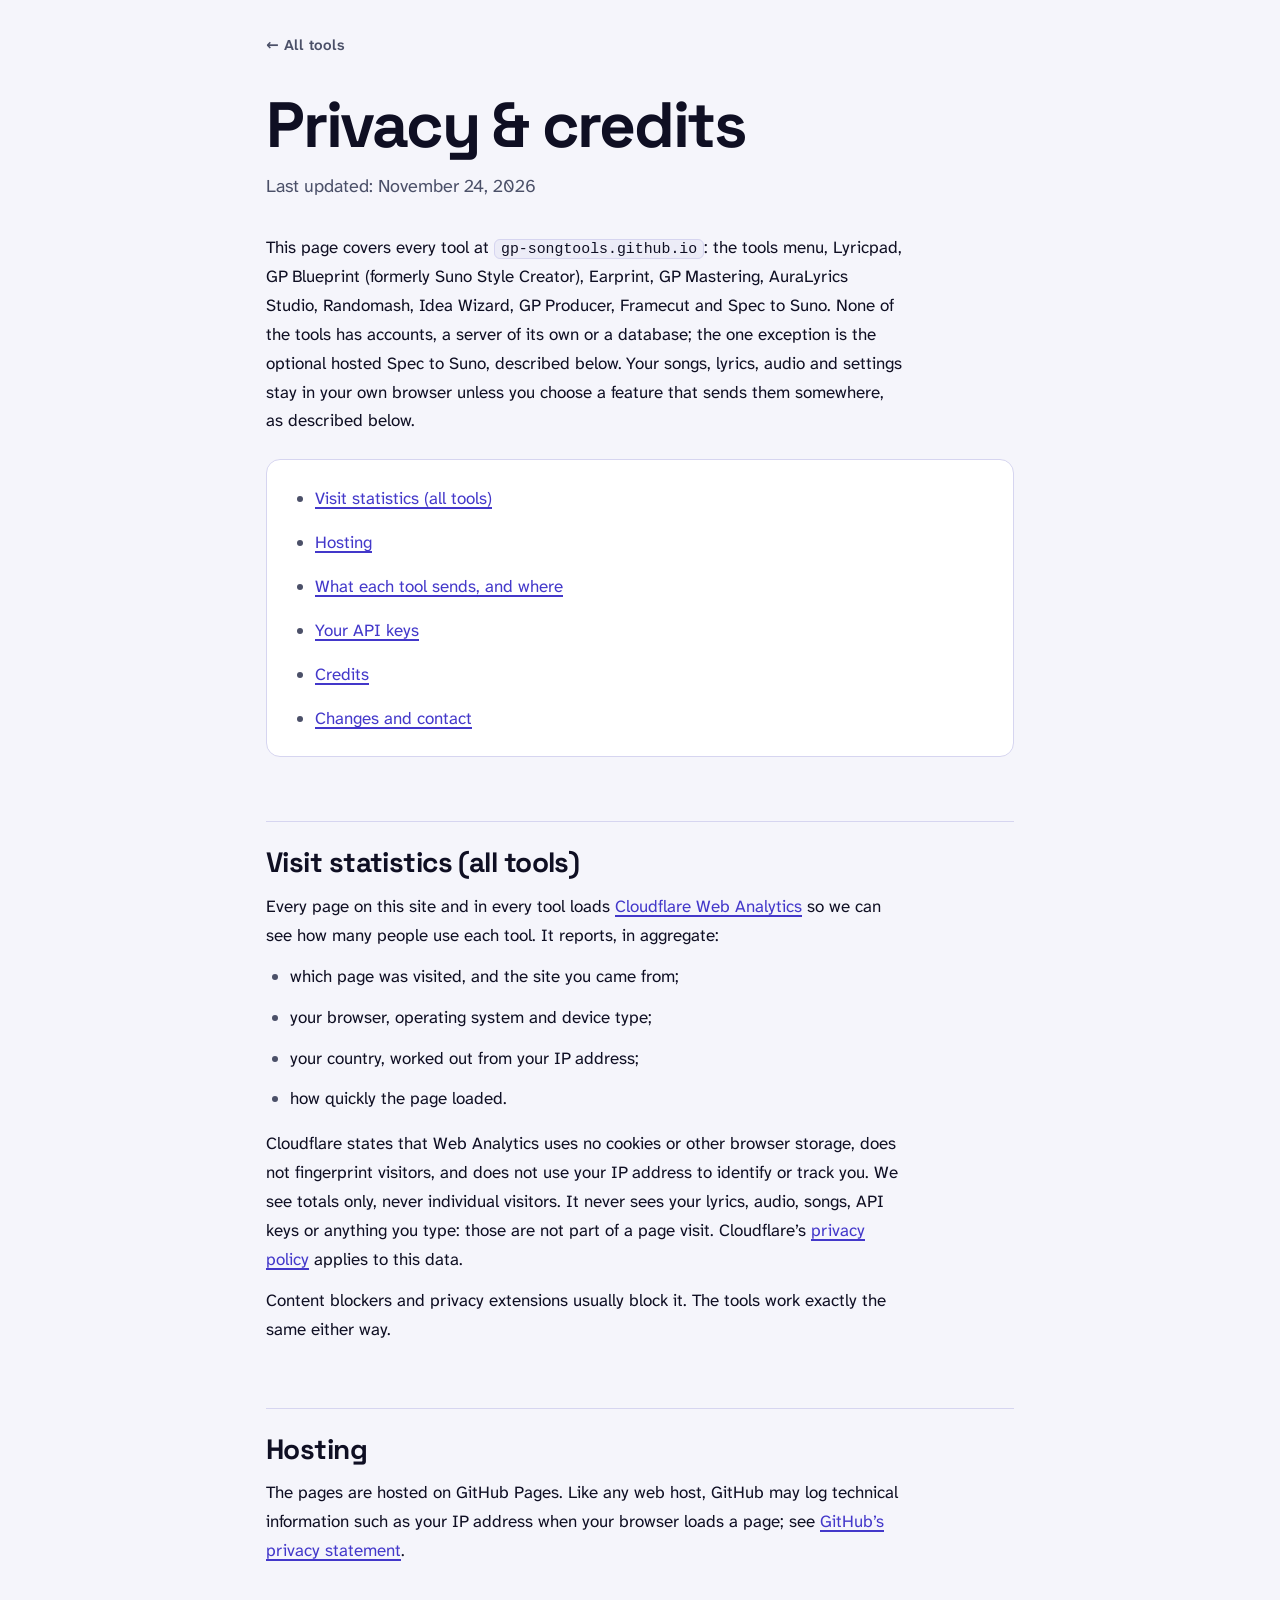
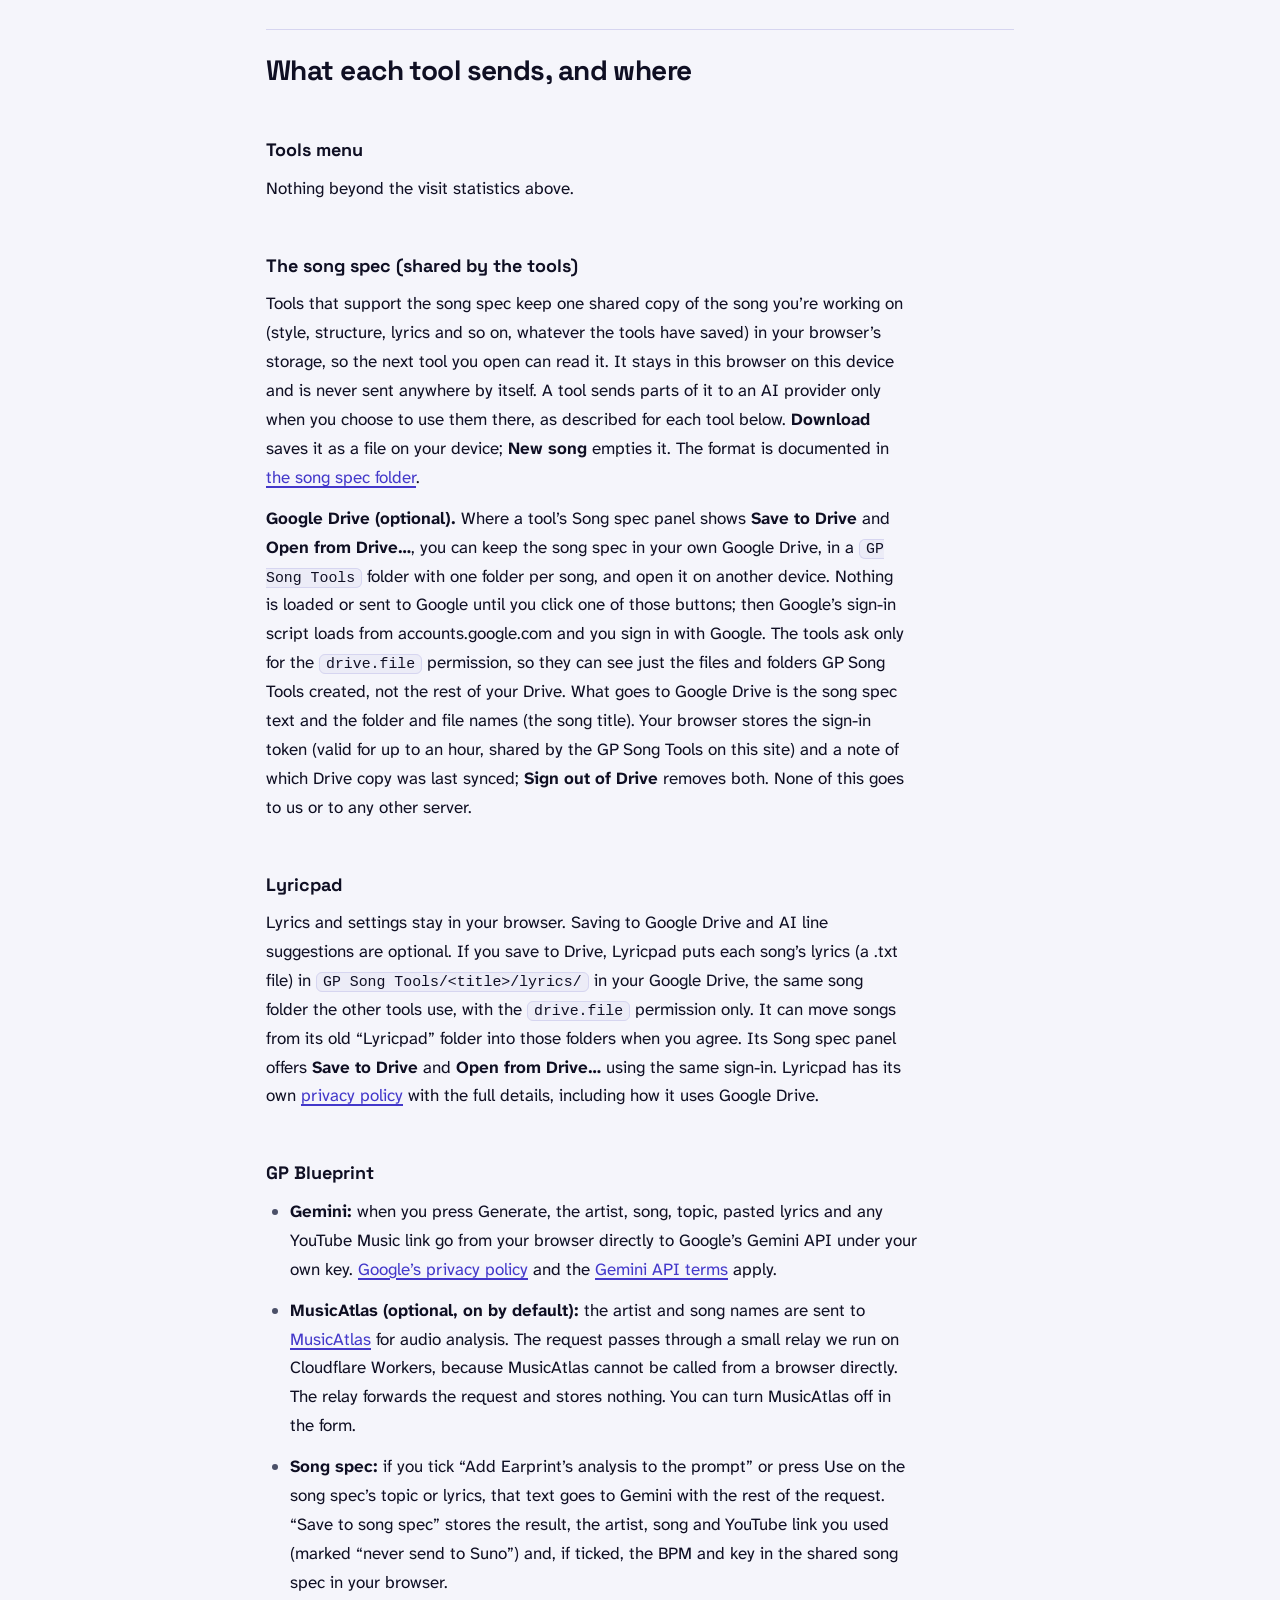
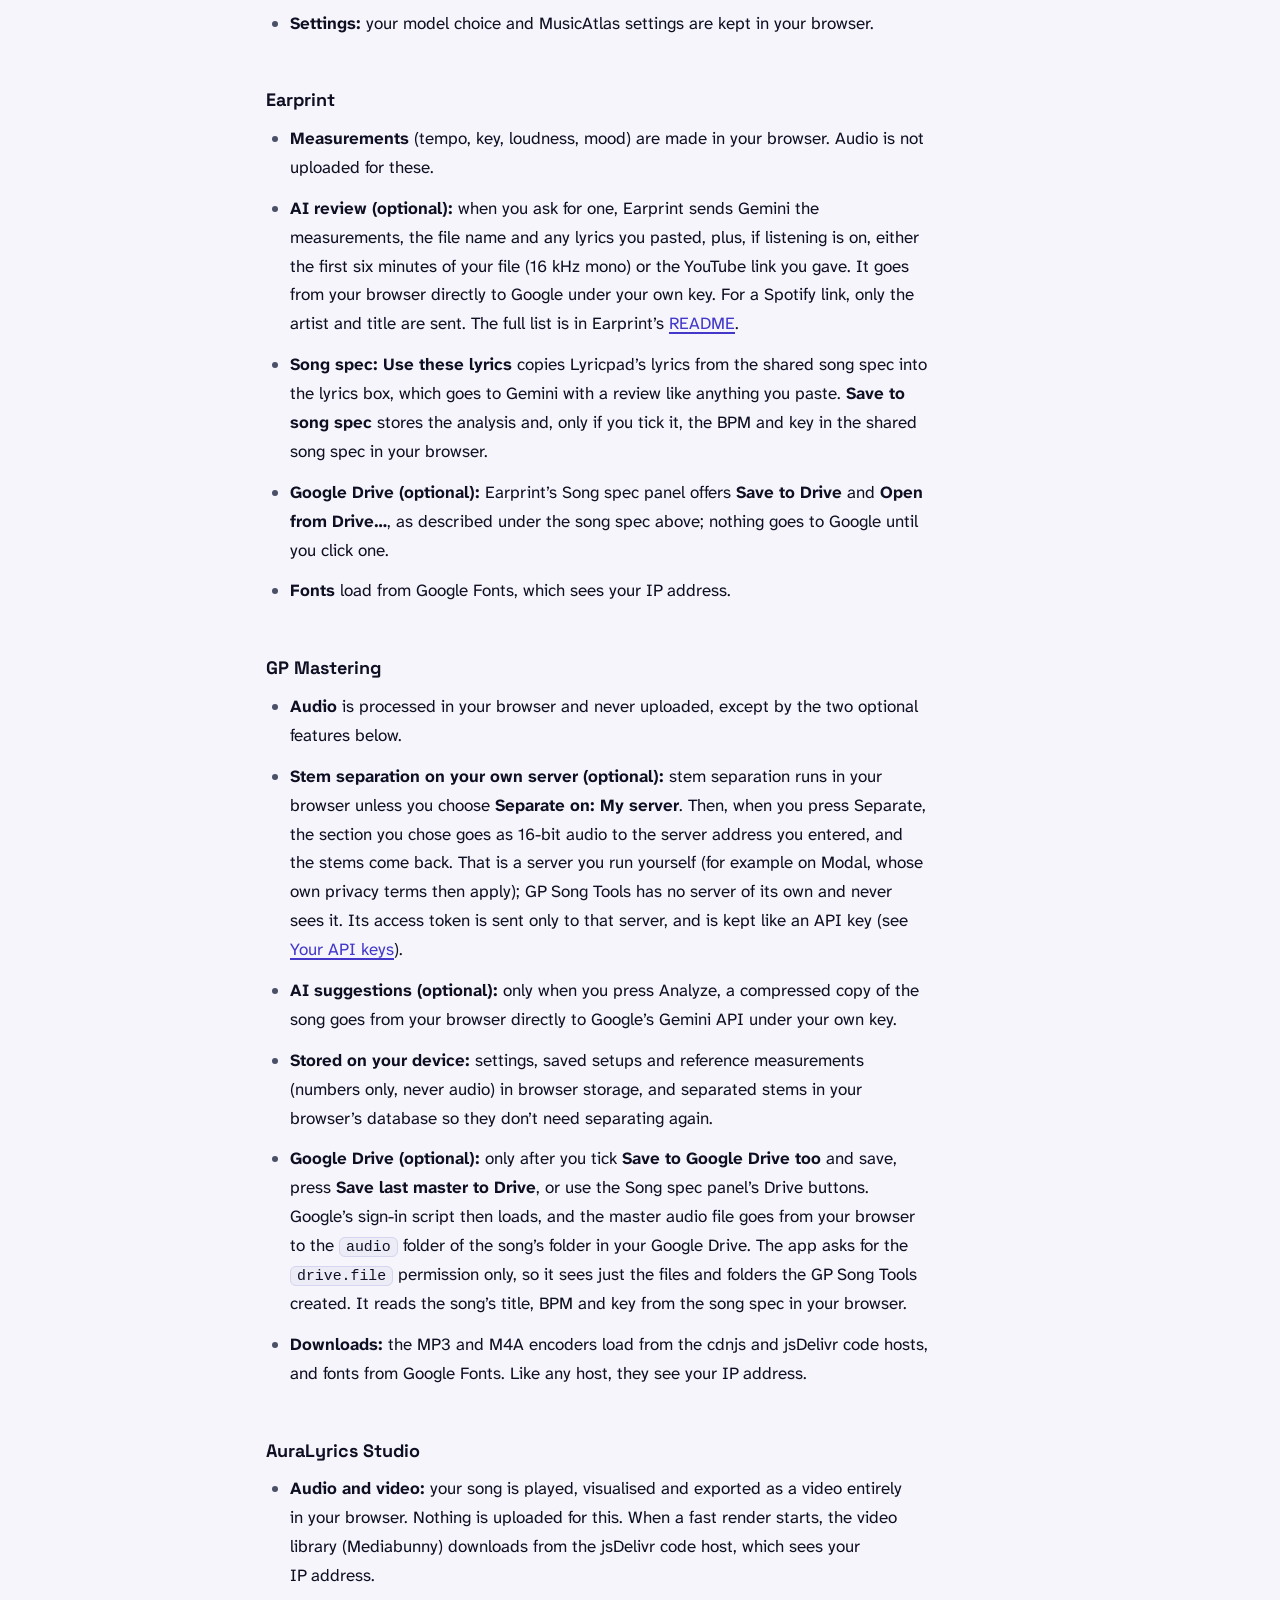
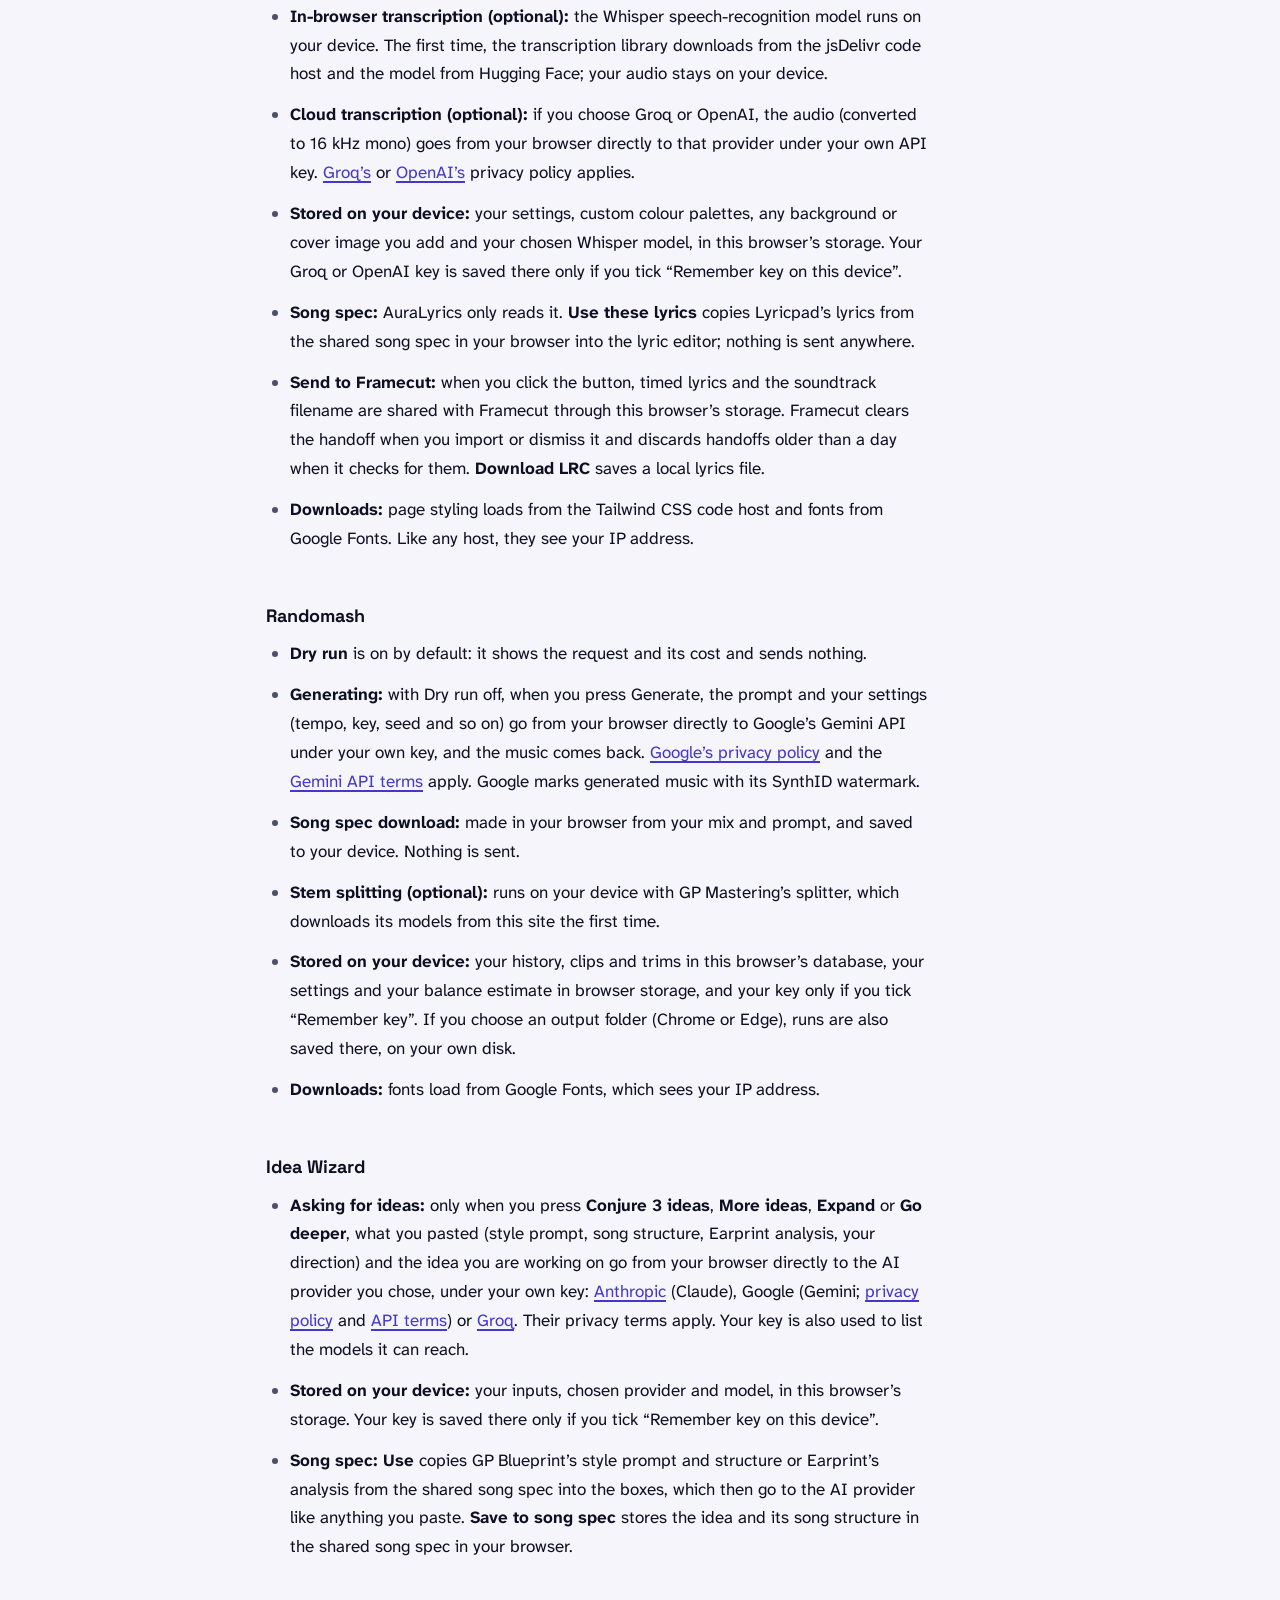
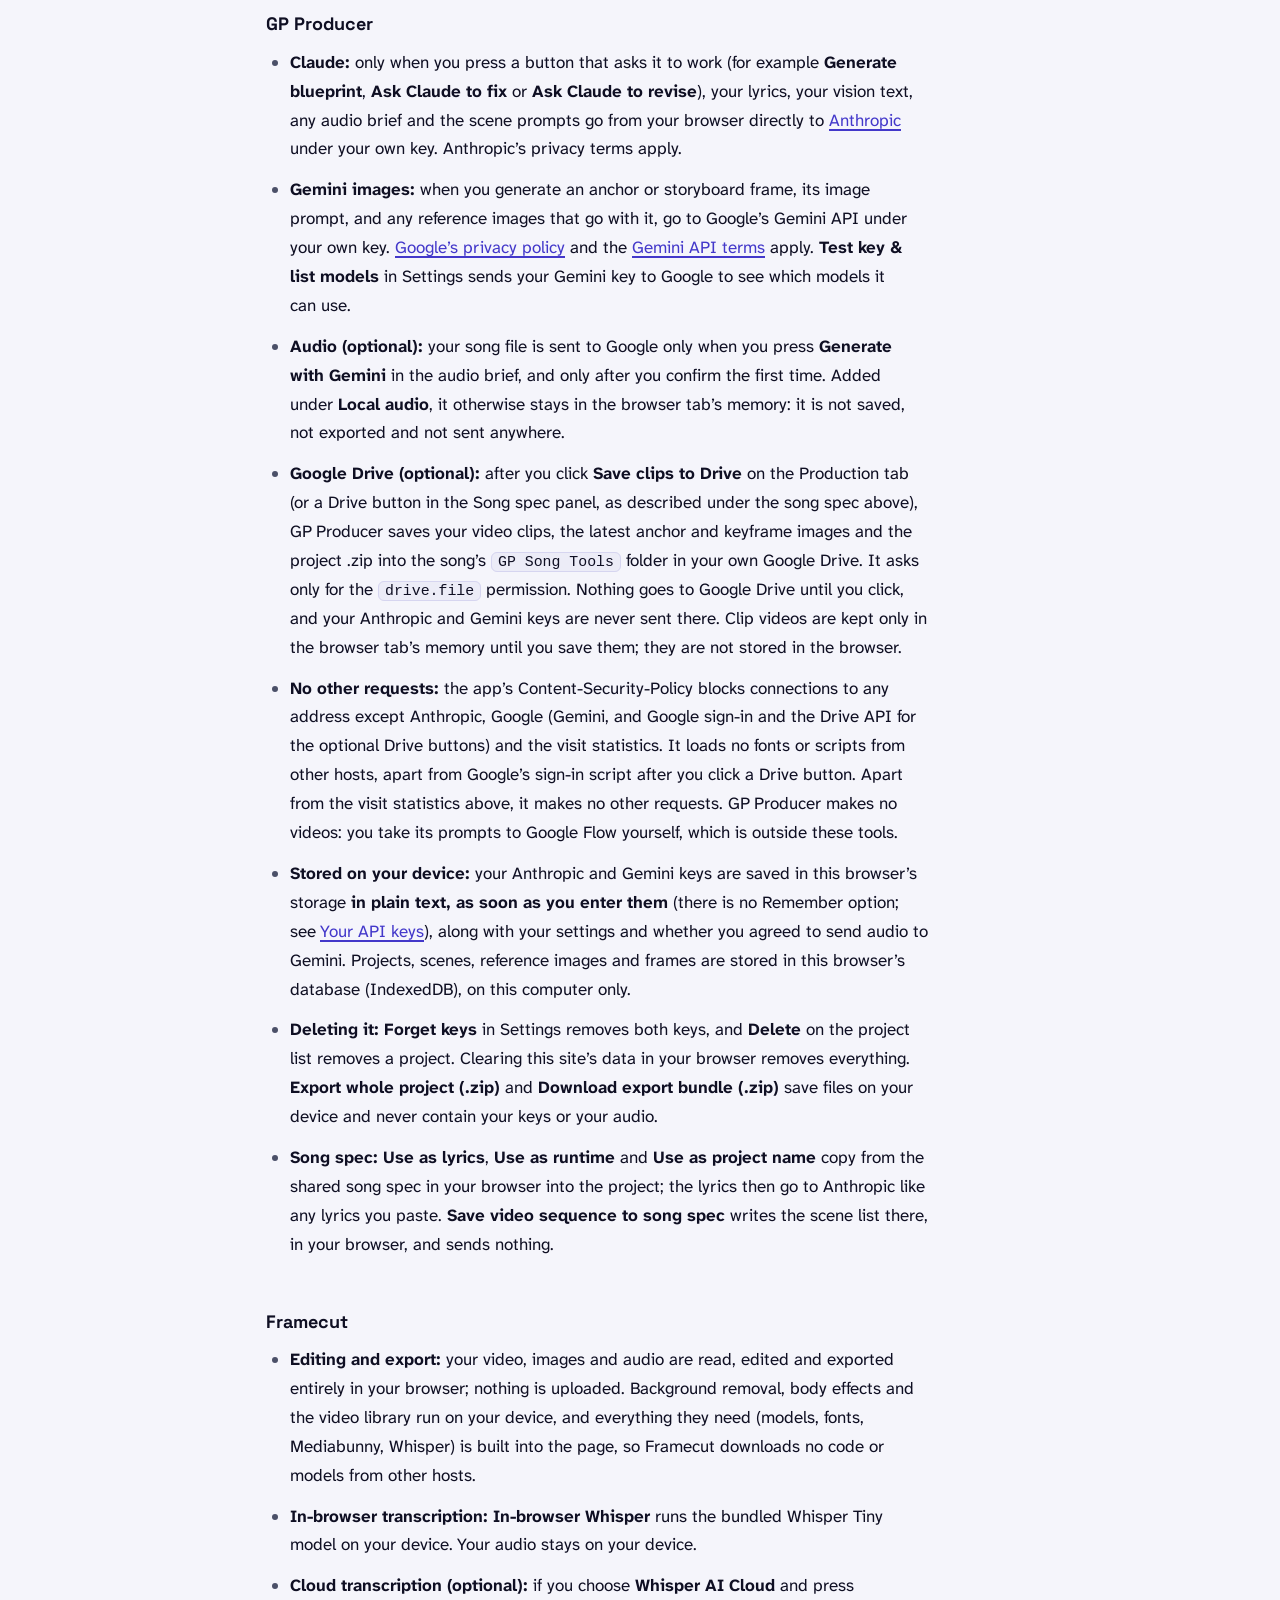
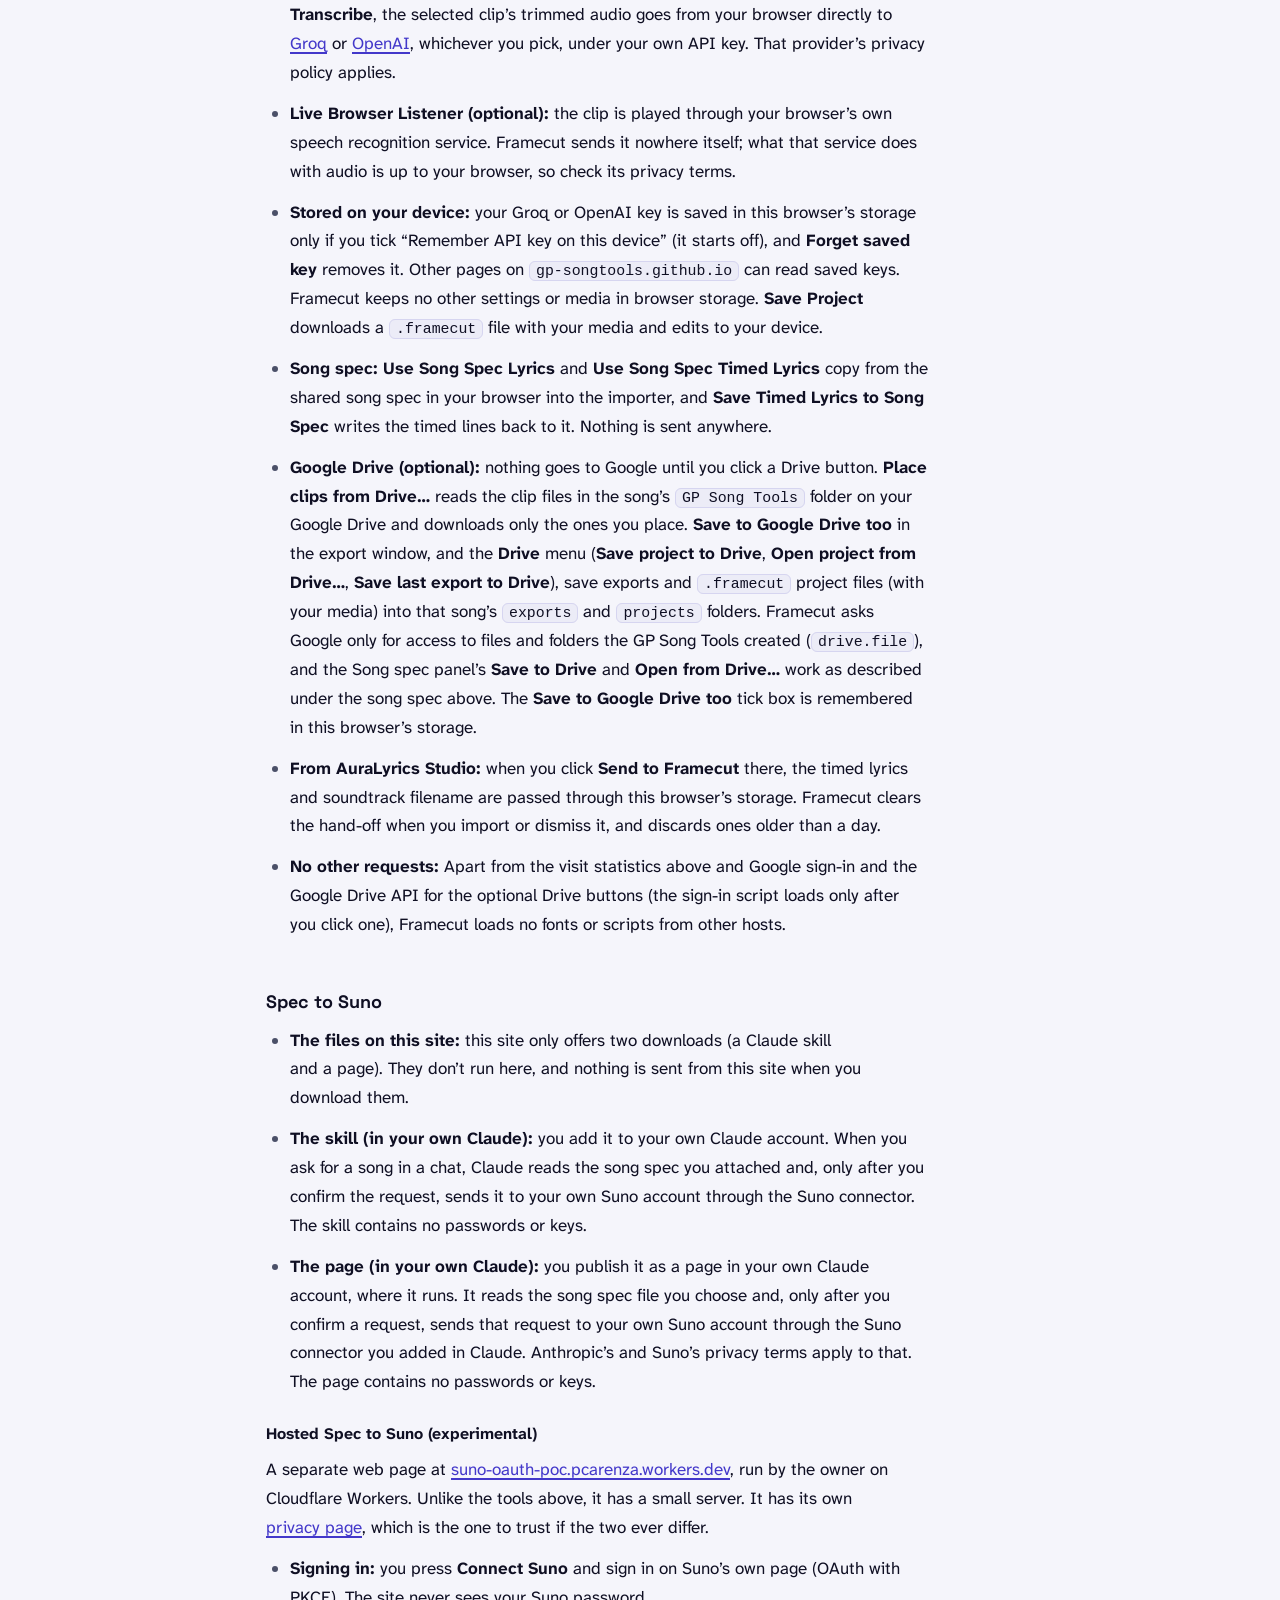
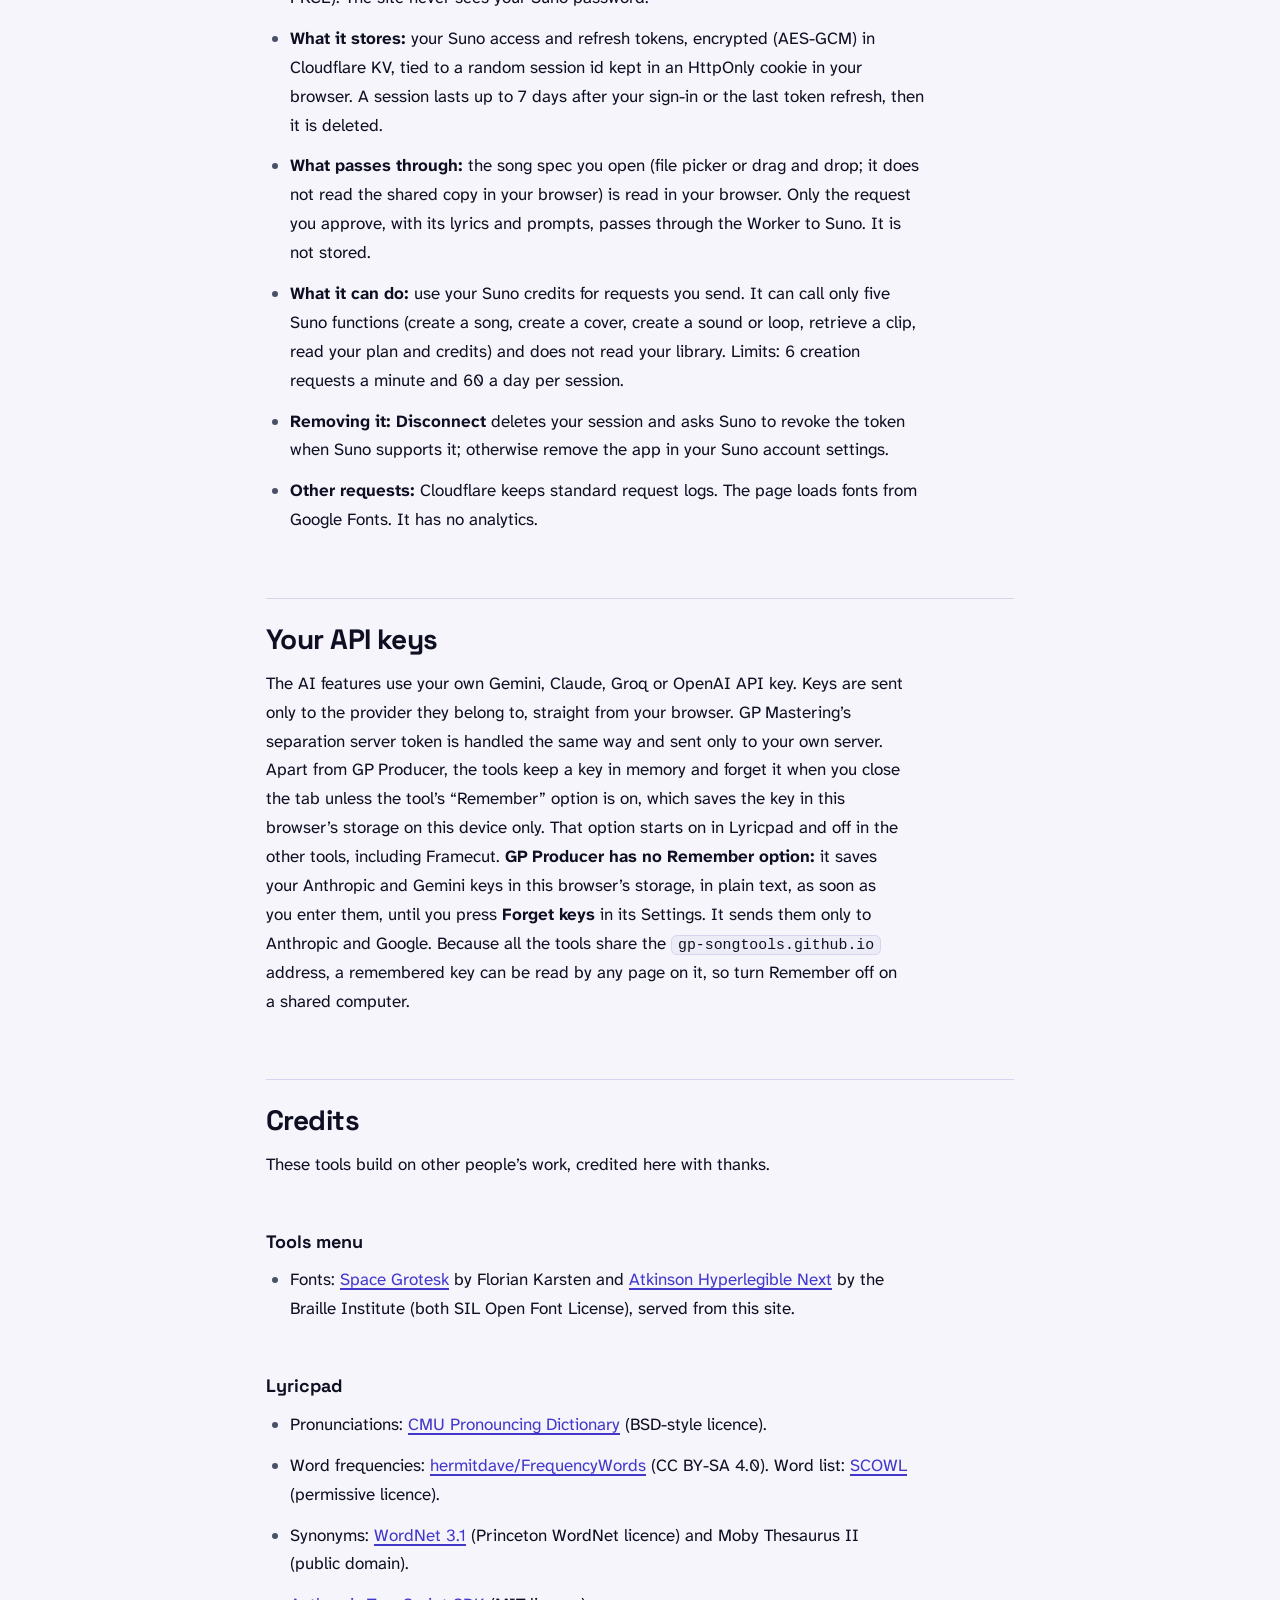
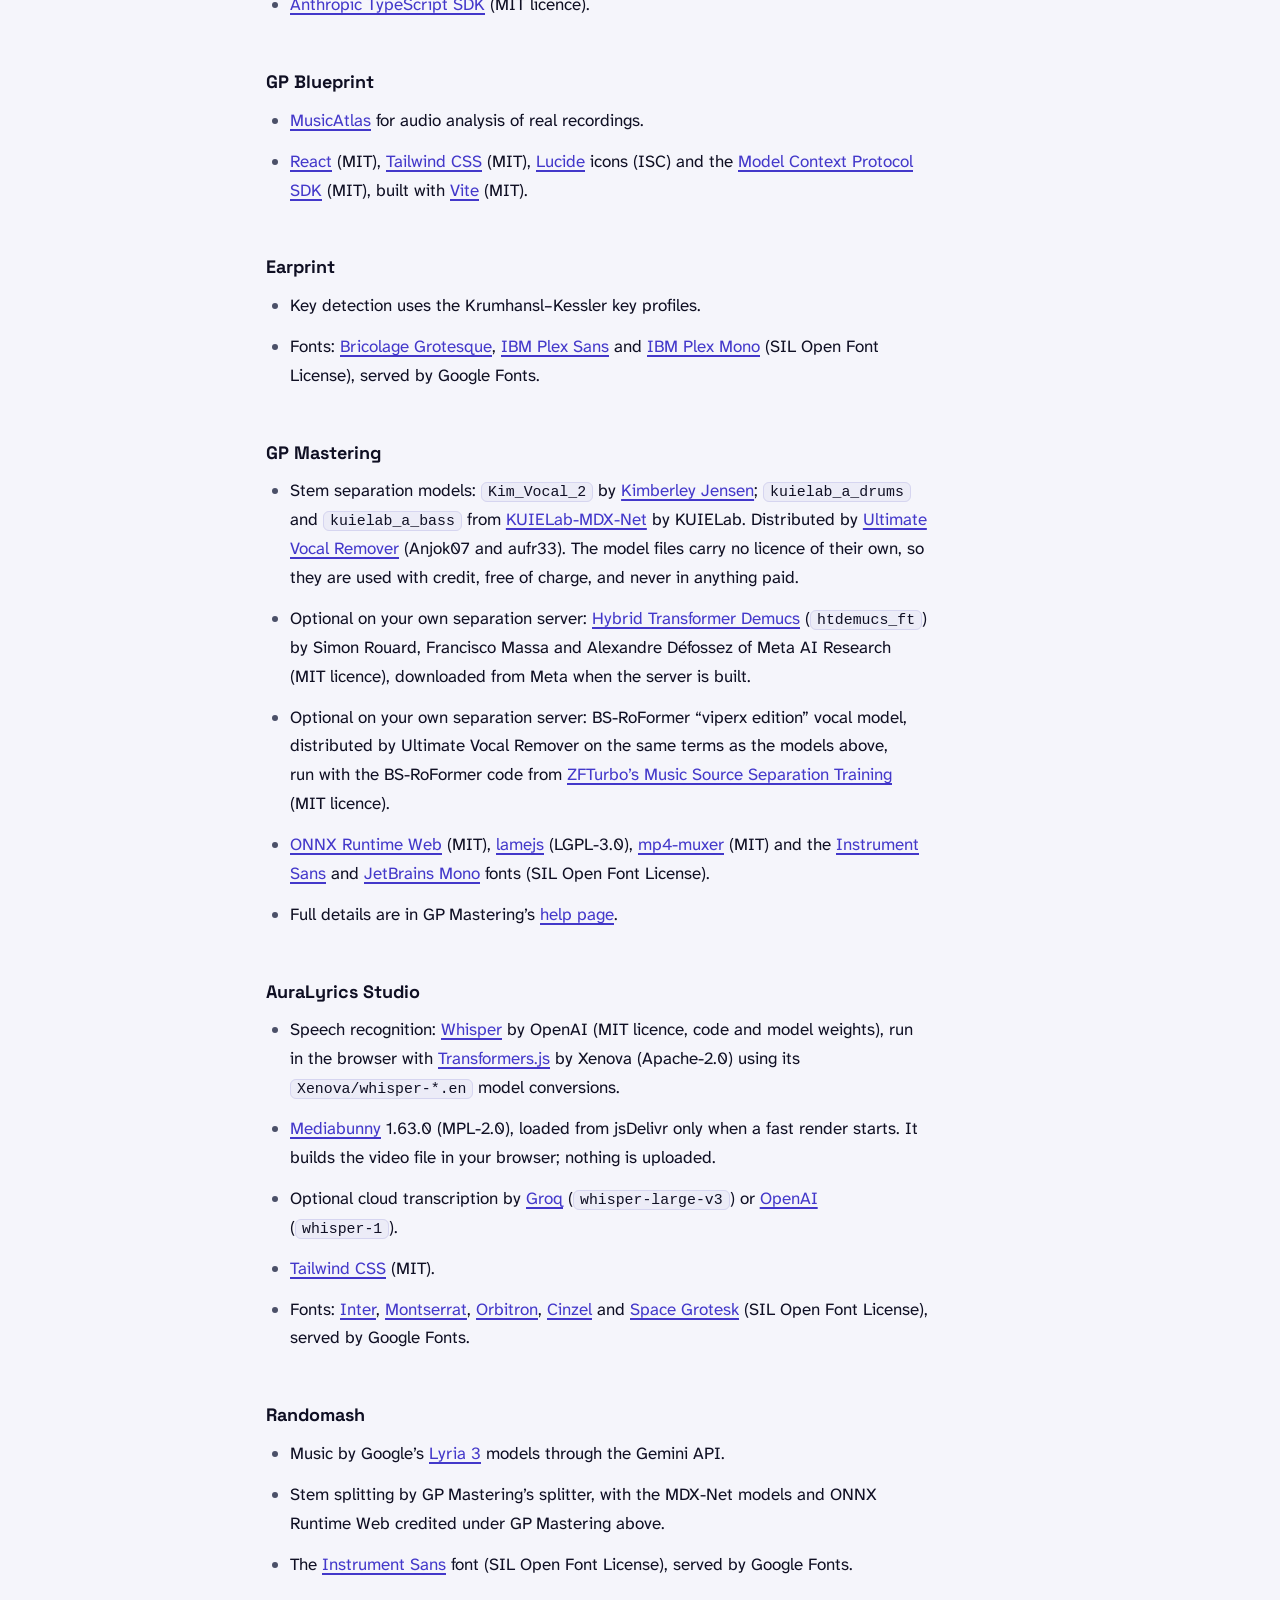
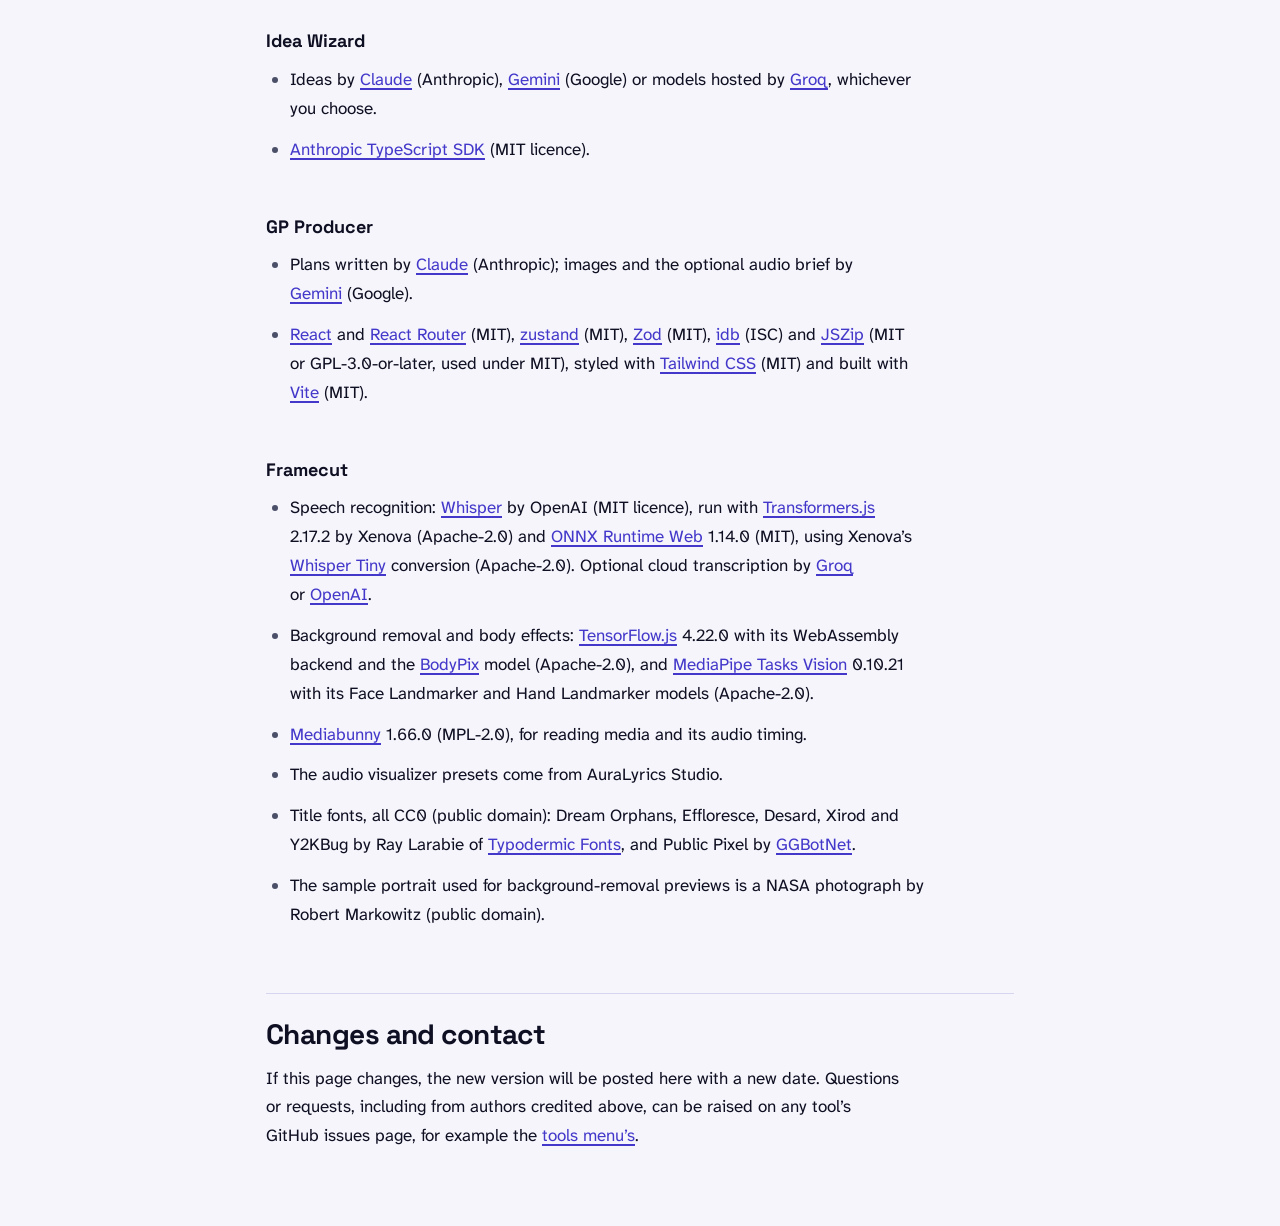
<file: privacy.html>
<!doctype html>
<html lang="en">
<head>
  <meta charset="utf-8">
  <meta name="viewport" content="width=device-width, initial-scale=1">
  <title>Privacy & Credits</title>
  <meta name="description" content="What the GP Song Tools collect, where your data goes, and who they build on.">
  <link rel="icon" href="data:image/svg+xml,<svg xmlns='http://www.w3.org/2000/svg' viewBox='0 0 100 100'><text y='.9em' font-size='90'>🎛️</text></svg>">
  <meta name="theme-color" content="#0f0f23" media="(prefers-color-scheme: dark)">
  <meta name="theme-color" content="#f5f5fb" media="(prefers-color-scheme: light)">
  <link rel="preload" href="fonts/space-grotesk-latin.woff2" as="font" type="font/woff2" crossorigin>
  <link rel="preload" href="fonts/atkinson-hyperlegible-next-latin.woff2" as="font" type="font/woff2" crossorigin>
  <link rel="preconnect" href="https://static.cloudflareinsights.com">
  <link rel="stylesheet" href="css/gp.css">
  <style>
    /* Reading page. Tokens and buttons come from css/gp.css (design-system/gp-song-tools/MASTER.md). */
    body { font-size: 1.0625rem; line-height: 1.7; }
    main { max-width: 780px; margin: 0 auto; padding: var(--s-5) var(--s-4) var(--s-8); }
    h1 { font-size: var(--text-4xl); line-height: 1.04; font-weight: 700; letter-spacing: -.035em; margin: var(--s-5) 0 var(--s-3); }
    h2 { font-size: var(--text-2xl); line-height: 1.2; font-weight: 700; letter-spacing: -.02em; margin: var(--s-8) 0 var(--s-3); padding-top: var(--s-5); border-top: 1px solid var(--border); }
    h3 { font-size: var(--text-lg); font-weight: 700; margin: var(--s-7) 0 var(--s-2); }
    h4 { font-size: var(--text-md); font-weight: 700; margin: var(--s-5) 0 var(--s-2); }
    p, li { margin: 0 0 var(--s-3); max-width: 58ch; text-wrap: pretty; }
    ul, ol { padding-left: var(--s-5); margin: 0 0 var(--s-4); }
    li::marker { color: var(--muted); }
    .meta { color: var(--muted); margin: 0 0 var(--s-6); font-size: var(--text-lg); }
    .safe { max-width: none; }
    .toc, .choose, .download, .safe {
      background: var(--surface); border: 1px solid var(--border); border-radius: var(--r-lg);
      padding: var(--s-4) var(--s-5); margin: var(--s-5) 0 var(--s-2);
    }
    .toc ul, .choose ul { margin: 0; }
    .toc li { margin: 0; }
    .toc a { display: inline-flex; align-items: center; min-height: 44px; }
    .choose { border-left: 4px solid var(--accent); }
    .choose h2 { border: 0; margin: 0 0 var(--s-2); padding: 0; font-size: var(--text-xl); }
    .download p { margin: var(--s-3) 0 0; color: var(--muted); font-size: var(--text-sm); }
    .safe > :last-child, .choose > :last-child, .toc > :last-child { margin-bottom: 0; }
    .tpl { display: flex; flex-wrap: wrap; gap: var(--s-2); margin: var(--s-3) 0 var(--s-4); }
    .ask {
      background: var(--surface-2); border-left: 4px solid var(--primary);
      border-radius: 0 var(--r-md) var(--r-md) 0; padding: var(--s-3) var(--s-4); margin: var(--s-2) 0 0;
    }
    @media (max-width: 560px) {
      body { font-size: var(--text-md); }
      h2 { margin-top: var(--s-7); }
      .toc, .choose, .download, .safe { padding: var(--s-4); }
    }
  </style>
</head>
<body>
<a class="skip" href="#main">Skip to content</a>
<main id="main">
  <a class="back" href="./">← All tools</a>
  <h1>Privacy &amp; credits</h1>
  <p class="meta">Last updated: <time datetime="2026-11-24">November 24, 2026</time></p>
  <p>This page covers every tool at <code translate="no">gp-songtools.github.io</code>: the tools menu, Lyricpad, GP Blueprint (formerly Suno Style Creator), Earprint, GP Mastering, AuraLyrics Studio, Randomash, Idea Wizard, GP Producer, Framecut and Spec to Suno. None of the tools has accounts, a server of its own or a database; the one exception is the optional hosted Spec to Suno, described below. Your songs, lyrics, audio and settings stay in your own browser unless you choose a feature that sends them somewhere, as described below.</p>

  <nav class="toc" aria-label="On this page">
    <ul>
      <li><a href="#stats">Visit statistics (all tools)</a></li>
      <li><a href="#hosting">Hosting</a></li>
      <li><a href="#tools">What each tool sends, and where</a></li>
      <li><a href="#keys">Your API keys</a></li>
      <li><a href="#credits">Credits</a></li>
      <li><a href="#contact">Changes and contact</a></li>
    </ul>
  </nav>

  <h2 id="stats">Visit statistics (all tools)</h2>
  <p>Every page on this site and in every tool loads <a href="https://www.cloudflare.com/web-analytics/" target="_blank" rel="noopener">Cloudflare Web Analytics</a> so we can see how many people use each tool. It reports, in aggregate:</p>
  <ul>
    <li>which page was visited, and the site you came from;</li>
    <li>your browser, operating system and device type;</li>
    <li>your country, worked out from your IP address;</li>
    <li>how quickly the page loaded.</li>
  </ul>
  <p>Cloudflare states that Web Analytics uses no cookies or other browser storage, does not fingerprint visitors, and does not use your IP address to identify or track you. We see totals only, never individual visitors. It never sees your lyrics, audio, songs, API keys or anything you type: those are not part of a page visit. Cloudflare’s <a href="https://www.cloudflare.com/privacypolicy/" target="_blank" rel="noopener">privacy policy</a> applies to this data.</p>
  <p>Content blockers and privacy extensions usually block it. The tools work exactly the same either way.</p>

  <h2 id="hosting">Hosting</h2>
  <p>The pages are hosted on GitHub Pages. Like any web host, GitHub may log technical information such as your IP address when your browser loads a page; see <a href="https://docs.github.com/en/site-policy/privacy-policies/github-general-privacy-statement" target="_blank" rel="noopener">GitHub’s privacy statement</a>.</p>

  <h2 id="tools">What each tool sends, and where</h2>

  <h3>Tools menu</h3>
  <p>Nothing beyond the visit statistics above.</p>

  <h3>The song spec (shared by the tools)</h3>
  <p>Tools that support the song spec keep one shared copy of the song you’re working on (style, structure, lyrics and so on, whatever the tools have saved) in your browser’s storage, so the next tool you open can read it. It stays in this browser on this device and is never sent anywhere by itself. A tool sends parts of it to an AI provider only when you choose to use them there, as described for each tool below. <b>Download</b> saves it as a file on your device; <b>New song</b> empties it. The format is documented in <a href="https://github.com/gp-songtools/toolsmenu/tree/main/songspec" target="_blank" rel="noopener">the song spec folder</a>.</p>
  <p><b>Google Drive (optional).</b> Where a tool’s Song spec panel shows <b>Save to Drive</b> and <b>Open from Drive…</b>, you can keep the song spec in your own Google Drive, in a <code>GP Song Tools</code> folder with one folder per song, and open it on another device. Nothing is loaded or sent to Google until you click one of those buttons; then Google’s sign-in script loads from accounts.google.com and you sign in with Google. The tools ask only for the <code>drive.file</code> permission, so they can see just the files and folders GP Song Tools created, not the rest of your Drive. What goes to Google Drive is the song spec text and the folder and file names (the song title). Your browser stores the sign-in token (valid for up to an hour, shared by the GP Song Tools on this site) and a note of which Drive copy was last synced; <b>Sign out of Drive</b> removes both. None of this goes to us or to any other server.</p>

  <h3>Lyricpad</h3>
  <p>Lyrics and settings stay in your browser. Saving to Google Drive and AI line suggestions are optional. If you save to Drive, Lyricpad puts each song’s lyrics (a .txt file) in <code>GP Song Tools/&lt;title&gt;/lyrics/</code> in your Google Drive, the same song folder the other tools use, with the <code>drive.file</code> permission only. It can move songs from its old “Lyricpad” folder into those folders when you agree. Its Song spec panel offers <b>Save to Drive</b> and <b>Open from Drive…</b> using the same sign-in. Lyricpad has its own <a href="https://gp-songtools.github.io/lyricpad/privacy.html" target="_blank" rel="noopener">privacy policy</a> with the full details, including how it uses Google Drive.</p>

  <h3>GP Blueprint</h3>
  <ul>
    <li><b>Gemini:</b> when you press Generate, the artist, song, topic, pasted lyrics and any YouTube Music link go from your browser directly to Google’s Gemini API under your own key. <a href="https://policies.google.com/privacy" target="_blank" rel="noopener">Google’s privacy policy</a> and the <a href="https://ai.google.dev/gemini-api/terms" target="_blank" rel="noopener">Gemini API terms</a> apply.</li>
    <li><b>MusicAtlas (optional, on by default):</b> the artist and song names are sent to <a href="https://musicatlas.ai/" target="_blank" rel="noopener">MusicAtlas</a> for audio analysis. The request passes through a small relay we run on Cloudflare Workers, because MusicAtlas cannot be called from a browser directly. The relay forwards the request and stores nothing. You can turn MusicAtlas off in the form.</li>
    <li><b>Song spec:</b> if you tick “Add Earprint’s analysis to the prompt” or press Use on the song spec’s topic or lyrics, that text goes to Gemini with the rest of the request. “Save to song spec” stores the result, the artist, song and YouTube link you used (marked “never send to Suno”) and, if ticked, the BPM and key in the shared song spec in your browser.</li>
    <li><b>Settings:</b> your model choice and MusicAtlas settings are kept in your browser.</li>
  </ul>

  <h3>Earprint</h3>
  <ul>
    <li><b>Measurements</b> (tempo, key, loudness, mood) are made in your browser. Audio is not uploaded for these.</li>
    <li><b>AI review (optional):</b> when you ask for one, Earprint sends Gemini the measurements, the file name and any lyrics you pasted, plus, if listening is on, either the first six minutes of your file (16&nbsp;kHz mono) or the YouTube link you gave. It goes from your browser directly to Google under your own key. For a Spotify link, only the artist and title are sent. The full list is in Earprint’s <a href="https://github.com/gp-songtools/earprint#what-gets-sent-to-gemini" target="_blank" rel="noopener">README</a>.</li>
    <li><b>Song spec:</b> <b>Use these lyrics</b> copies Lyricpad’s lyrics from the shared song spec into the lyrics box, which goes to Gemini with a review like anything you paste. <b>Save to song spec</b> stores the analysis and, only if you tick it, the BPM and key in the shared song spec in your browser.</li>
    <li><b>Google Drive (optional):</b> Earprint’s Song spec panel offers <b>Save to Drive</b> and <b>Open from Drive…</b>, as described under the song spec above; nothing goes to Google until you click one.</li>
    <li><b>Fonts</b> load from Google Fonts, which sees your IP address.</li>
  </ul>

  <h3>GP Mastering</h3>
  <ul>
    <li><b>Audio</b> is processed in your browser and never uploaded, except by the two optional features below.</li>
    <li><b>Stem separation on your own server (optional):</b> stem separation runs in your browser unless you choose <b>Separate on: My server</b>. Then, when you press Separate, the section you chose goes as 16-bit audio to the server address you entered, and the stems come back. That is a server you run yourself (for example on Modal, whose own privacy terms then apply); GP Song Tools has no server of its own and never sees it. Its access token is sent only to that server, and is kept like an API key (see <a href="#keys">Your API keys</a>).</li>
    <li><b>AI suggestions (optional):</b> only when you press Analyze, a compressed copy of the song goes from your browser directly to Google’s Gemini API under your own key.</li>
    <li><b>Stored on your device:</b> settings, saved setups and reference measurements (numbers only, never audio) in browser storage, and separated stems in your browser’s database so they don’t need separating again.</li>
    <li><b>Google Drive (optional):</b> only after you tick <b>Save to Google Drive too</b> and save, press <b>Save last master to Drive</b>, or use the Song spec panel’s Drive buttons. Google’s sign-in script then loads, and the master audio file goes from your browser to the <code>audio</code> folder of the song’s folder in your Google Drive. The app asks for the <code>drive.file</code> permission only, so it sees just the files and folders the GP Song Tools created. It reads the song’s title, BPM and key from the song spec in your browser.</li>
    <li><b>Downloads:</b> the MP3 and M4A encoders load from the cdnjs and jsDelivr code hosts, and fonts from Google Fonts. Like any host, they see your IP address.</li>
  </ul>

  <h3>AuraLyrics Studio</h3>
  <ul>
    <li><b>Audio and video:</b> your song is played, visualised and exported as a video entirely in your browser. Nothing is uploaded for this. When a fast render starts, the video library (Mediabunny) downloads from the jsDelivr code host, which sees your IP address.</li>
    <li><b>In-browser transcription (optional):</b> the Whisper speech-recognition model runs on your device. The first time, the transcription library downloads from the jsDelivr code host and the model from Hugging Face; your audio stays on your device.</li>
    <li><b>Cloud transcription (optional):</b> if you choose Groq or OpenAI, the audio (converted to 16&nbsp;kHz mono) goes from your browser directly to that provider under your own API key. <a href="https://groq.com/privacy-policy/" target="_blank" rel="noopener">Groq’s</a> or <a href="https://openai.com/policies/privacy-policy/" target="_blank" rel="noopener">OpenAI’s</a> privacy policy applies.</li>
    <li><b>Stored on your device:</b> your settings, custom colour palettes, any background or cover image you add and your chosen Whisper model, in this browser’s storage. Your Groq or OpenAI key is saved there only if you tick “Remember key on this device”.</li>
    <li><b>Song spec:</b> AuraLyrics only reads it. <b>Use these lyrics</b> copies Lyricpad’s lyrics from the shared song spec in your browser into the lyric editor; nothing is sent anywhere.</li>
    <li><b>Send to Framecut:</b> when you click the button, timed lyrics and the soundtrack filename are shared with Framecut through this browser’s storage. Framecut clears the handoff when you import or dismiss it and discards handoffs older than a day when it checks for them. <b>Download LRC</b> saves a local lyrics file.</li>
    <li><b>Downloads:</b> page styling loads from the Tailwind CSS code host and fonts from Google Fonts. Like any host, they see your IP address.</li>
  </ul>

  <h3>Randomash</h3>
  <ul>
    <li><b>Dry run</b> is on by default: it shows the request and its cost and sends nothing.</li>
    <li><b>Generating:</b> with Dry run off, when you press Generate, the prompt and your settings (tempo, key, seed and so on) go from your browser directly to Google’s Gemini API under your own key, and the music comes back. <a href="https://policies.google.com/privacy" target="_blank" rel="noopener">Google’s privacy policy</a> and the <a href="https://ai.google.dev/gemini-api/terms" target="_blank" rel="noopener">Gemini API terms</a> apply. Google marks generated music with its SynthID watermark.</li>
    <li><b>Song spec download:</b> made in your browser from your mix and prompt, and saved to your device. Nothing is sent.</li>
    <li><b>Stem splitting (optional):</b> runs on your device with GP Mastering’s splitter, which downloads its models from this site the first time.</li>
    <li><b>Stored on your device:</b> your history, clips and trims in this browser’s database, your settings and your balance estimate in browser storage, and your key only if you tick “Remember key”. If you choose an output folder (Chrome or Edge), runs are also saved there, on your own disk.</li>
    <li><b>Downloads:</b> fonts load from Google Fonts, which sees your IP address.</li>
  </ul>

  <h3>Idea Wizard</h3>
  <ul>
    <li><b>Asking for ideas:</b> only when you press <b>Conjure 3 ideas</b>, <b>More ideas</b>, <b>Expand</b> or <b>Go deeper</b>, what you pasted (style prompt, song structure, Earprint analysis, your direction) and the idea you are working on go from your browser directly to the AI provider you chose, under your own key: <a href="https://www.anthropic.com/legal/privacy" target="_blank" rel="noopener">Anthropic</a> (Claude), Google (Gemini; <a href="https://policies.google.com/privacy" target="_blank" rel="noopener">privacy policy</a> and <a href="https://ai.google.dev/gemini-api/terms" target="_blank" rel="noopener">API terms</a>) or <a href="https://groq.com/privacy-policy/" target="_blank" rel="noopener">Groq</a>. Their privacy terms apply. Your key is also used to list the models it can reach.</li>
    <li><b>Stored on your device:</b> your inputs, chosen provider and model, in this browser’s storage. Your key is saved there only if you tick “Remember key on this device”.</li>
    <li><b>Song spec:</b> <b>Use</b> copies GP Blueprint’s style prompt and structure or Earprint’s analysis from the shared song spec into the boxes, which then go to the AI provider like anything you paste. <b>Save to song spec</b> stores the idea and its song structure in the shared song spec in your browser.</li>
  </ul>

  <h3>GP Producer</h3>
  <ul>
    <li><b>Claude:</b> only when you press a button that asks it to work (for example <b>Generate blueprint</b>, <b>Ask Claude to fix</b> or <b>Ask Claude to revise</b>), your lyrics, your vision text, any audio brief and the scene prompts go from your browser directly to <a href="https://www.anthropic.com/legal/privacy" target="_blank" rel="noopener">Anthropic</a> under your own key. Anthropic’s privacy terms apply.</li>
    <li><b>Gemini images:</b> when you generate an anchor or storyboard frame, its image prompt, and any reference images that go with it, go to Google’s Gemini API under your own key. <a href="https://policies.google.com/privacy" target="_blank" rel="noopener">Google’s privacy policy</a> and the <a href="https://ai.google.dev/gemini-api/terms" target="_blank" rel="noopener">Gemini API terms</a> apply. <b>Test key &amp; list models</b> in Settings sends your Gemini key to Google to see which models it can use.</li>
    <li><b>Audio (optional):</b> your song file is sent to Google only when you press <b>Generate with Gemini</b> in the audio brief, and only after you confirm the first time. Added under <b>Local audio</b>, it otherwise stays in the browser tab’s memory: it is not saved, not exported and not sent anywhere.</li>
    <li><b>Google Drive (optional):</b> after you click <b>Save clips to Drive</b> on the Production tab (or a Drive button in the Song spec panel, as described under the song spec above), GP Producer saves your video clips, the latest anchor and keyframe images and the project .zip into the song’s <code>GP Song Tools</code> folder in your own Google Drive. It asks only for the <code>drive.file</code> permission. Nothing goes to Google Drive until you click, and your Anthropic and Gemini keys are never sent there. Clip videos are kept only in the browser tab’s memory until you save them; they are not stored in the browser.</li>
    <li><b>No other requests:</b> the app’s Content-Security-Policy blocks connections to any address except Anthropic, Google (Gemini, and Google sign-in and the Drive API for the optional Drive buttons) and the visit statistics. It loads no fonts or scripts from other hosts, apart from Google’s sign-in script after you click a Drive button. Apart from the visit statistics above, it makes no other requests. GP Producer makes no videos: you take its prompts to Google Flow yourself, which is outside these tools.</li>
    <li><b>Stored on your device:</b> your Anthropic and Gemini keys are saved in this browser’s storage <b>in plain text, as soon as you enter them</b> (there is no Remember option; see <a href="#keys">Your API keys</a>), along with your settings and whether you agreed to send audio to Gemini. Projects, scenes, reference images and frames are stored in this browser’s database (IndexedDB), on this computer only.</li>
    <li><b>Deleting it:</b> <b>Forget keys</b> in Settings removes both keys, and <b>Delete</b> on the project list removes a project. Clearing this site’s data in your browser removes everything. <b>Export whole project (.zip)</b> and <b>Download export bundle (.zip)</b> save files on your device and never contain your keys or your audio.</li>
    <li><b>Song spec:</b> <b>Use as lyrics</b>, <b>Use as runtime</b> and <b>Use as project name</b> copy from the shared song spec in your browser into the project; the lyrics then go to Anthropic like any lyrics you paste. <b>Save video sequence to song spec</b> writes the scene list there, in your browser, and sends nothing.</li>
  </ul>

  <h3>Framecut</h3>
  <ul>
    <li><b>Editing and export:</b> your video, images and audio are read, edited and exported entirely in your browser; nothing is uploaded. Background removal, body effects and the video library run on your device, and everything they need (models, fonts, Mediabunny, Whisper) is built into the page, so Framecut downloads no code or models from other hosts.</li>
    <li><b>In-browser transcription:</b> <b>In-browser Whisper</b> runs the bundled Whisper Tiny model on your device. Your audio stays on your device.</li>
    <li><b>Cloud transcription (optional):</b> if you choose <b>Whisper AI Cloud</b> and press <b>Transcribe</b>, the selected clip’s trimmed audio goes from your browser directly to <a href="https://groq.com/privacy-policy/" target="_blank" rel="noopener">Groq</a> or <a href="https://openai.com/policies/privacy-policy/" target="_blank" rel="noopener">OpenAI</a>, whichever you pick, under your own API key. That provider’s privacy policy applies.</li>
    <li><b>Live Browser Listener (optional):</b> the clip is played through your browser’s own speech recognition service. Framecut sends it nowhere itself; what that service does with audio is up to your browser, so check its privacy terms.</li>
    <li><b>Stored on your device:</b> your Groq or OpenAI key is saved in this browser’s storage only if you tick “Remember API key on this device” (it starts off), and <b>Forget saved key</b> removes it. Other pages on <code translate="no">gp-songtools.github.io</code> can read saved keys. Framecut keeps no other settings or media in browser storage. <b>Save Project</b> downloads a <code translate="no">.framecut</code> file with your media and edits to your device.</li>
    <li><b>Song spec:</b> <b>Use Song Spec Lyrics</b> and <b>Use Song Spec Timed Lyrics</b> copy from the shared song spec in your browser into the importer, and <b>Save Timed Lyrics to Song Spec</b> writes the timed lines back to it. Nothing is sent anywhere.</li>
    <li><b>Google Drive (optional):</b> nothing goes to Google until you click a Drive button. <b>Place clips from Drive…</b> reads the clip files in the song’s <code translate="no">GP Song Tools</code> folder on your Google Drive and downloads only the ones you place. <b>Save to Google Drive too</b> in the export window, and the <b>Drive</b> menu (<b>Save project to Drive</b>, <b>Open project from Drive…</b>, <b>Save last export to Drive</b>), save exports and <code translate="no">.framecut</code> project files (with your media) into that song’s <code translate="no">exports</code> and <code translate="no">projects</code> folders. Framecut asks Google only for access to files and folders the GP Song Tools created (<code translate="no">drive.file</code>), and the Song spec panel’s <b>Save to Drive</b> and <b>Open from Drive…</b> work as described under the song spec above. The <b>Save to Google Drive too</b> tick box is remembered in this browser’s storage.</li>
    <li><b>From AuraLyrics Studio:</b> when you click <b>Send to Framecut</b> there, the timed lyrics and soundtrack filename are passed through this browser’s storage. Framecut clears the hand-off when you import or dismiss it, and discards ones older than a day.</li>
    <li><b>No other requests:</b> Apart from the visit statistics above and Google sign-in and the Google Drive API for the optional Drive buttons (the sign-in script loads only after you click one), Framecut loads no fonts or scripts from other hosts.</li>
  </ul>

  <h3>Spec to Suno</h3>
  <ul>
    <li><b>The files on this site:</b> this site only offers two downloads (a Claude skill and a page). They don’t run here, and nothing is sent from this site when you download them.</li>
    <li><b>The skill (in your own Claude):</b> you add it to your own Claude account. When you ask for a song in a chat, Claude reads the song spec you attached and, only after you confirm the request, sends it to your own Suno account through the Suno connector. The skill contains no passwords or keys.</li>
    <li><b>The page (in your own Claude):</b> you publish it as a page in your own Claude account, where it runs. It reads the song spec file you choose and, only after you confirm a request, sends that request to your own Suno account through the Suno connector you added in Claude. Anthropic’s and Suno’s privacy terms apply to that. The page contains no passwords or keys.</li>
  </ul>
  <h4 id="hosted-spec-to-suno">Hosted Spec to Suno (experimental)</h4>
  <p>A separate web page at <a href="https://suno-oauth-poc.pcarenza.workers.dev/" target="_blank" rel="noopener">suno-oauth-poc.pcarenza.workers.dev</a>, run by the owner on Cloudflare Workers. Unlike the tools above, it has a small server. It has its own <a href="https://suno-oauth-poc.pcarenza.workers.dev/privacy" target="_blank" rel="noopener">privacy page</a>, which is the one to trust if the two ever differ.</p>
  <ul>
    <li><b>Signing in:</b> you press <b>Connect Suno</b> and sign in on Suno’s own page (OAuth with PKCE). The site never sees your Suno password.</li>
    <li><b>What it stores:</b> your Suno access and refresh tokens, encrypted (AES-GCM) in Cloudflare KV, tied to a random session id kept in an HttpOnly cookie in your browser. A session lasts up to 7 days after your sign-in or the last token refresh, then it is deleted.</li>
    <li><b>What passes through:</b> the song spec you open (file picker or drag and drop; it does not read the shared copy in your browser) is read in your browser. Only the request you approve, with its lyrics and prompts, passes through the Worker to Suno. It is not stored.</li>
    <li><b>What it can do:</b> use your Suno credits for requests you send. It can call only five Suno functions (create a song, create a cover, create a sound or loop, retrieve a clip, read your plan and credits) and does not read your library. Limits: 6 creation requests a minute and 60 a day per session.</li>
    <li><b>Removing it:</b> <b>Disconnect</b> deletes your session and asks Suno to revoke the token when Suno supports it; otherwise remove the app in your Suno account settings.</li>
    <li><b>Other requests:</b> Cloudflare keeps standard request logs. The page loads fonts from Google Fonts. It has no analytics.</li>
  </ul>

  <h2 id="keys">Your API keys</h2>
  <p>The AI features use your own Gemini, Claude, Groq or OpenAI API key. Keys are sent only to the provider they belong to, straight from your browser. GP Mastering&rsquo;s separation server token is handled the same way and sent only to your own server. Apart from GP Producer, the tools keep a key in memory and forget it when you close the tab unless the tool’s “Remember” option is on, which saves the key in this browser’s storage on this device only. That option starts on in Lyricpad and off in the other tools, including Framecut. <b>GP Producer has no Remember option:</b> it saves your Anthropic and Gemini keys in this browser’s storage, in plain text, as soon as you enter them, until you press <b>Forget keys</b> in its Settings. It sends them only to Anthropic and Google. Because all the tools share the <code translate="no">gp-songtools.github.io</code> address, a remembered key can be read by any page on it, so turn Remember off on a shared computer.</p>

  <h2 id="credits">Credits</h2>
  <p>These tools build on other people’s work, credited here with thanks.</p>

  <h3>Tools menu</h3>
  <ul>
    <li>Fonts: <a href="https://fonts.google.com/specimen/Space+Grotesk" target="_blank" rel="noopener">Space Grotesk</a> by Florian Karsten and <a href="https://fonts.google.com/specimen/Atkinson+Hyperlegible+Next" target="_blank" rel="noopener">Atkinson Hyperlegible Next</a> by the Braille Institute (both SIL Open Font License), served from this site.</li>
  </ul>

  <h3>Lyricpad</h3>
  <ul>
    <li>Pronunciations: <a href="http://www.speech.cs.cmu.edu/cgi-bin/cmudict" target="_blank" rel="noopener">CMU Pronouncing Dictionary</a> (BSD-style licence).</li>
    <li>Word frequencies: <a href="https://github.com/hermitdave/FrequencyWords" target="_blank" rel="noopener">hermitdave/FrequencyWords</a> (CC BY-SA 4.0). Word list: <a href="http://wordlist.aspell.net/" target="_blank" rel="noopener">SCOWL</a> (permissive licence).</li>
    <li>Synonyms: <a href="https://wordnet.princeton.edu/" target="_blank" rel="noopener">WordNet 3.1</a> (Princeton WordNet licence) and Moby Thesaurus II (public domain).</li>
    <li><a href="https://github.com/anthropics/anthropic-sdk-typescript" target="_blank" rel="noopener">Anthropic TypeScript SDK</a> (MIT licence).</li>
  </ul>

  <h3>GP Blueprint</h3>
  <ul>
    <li><a href="https://musicatlas.ai/" target="_blank" rel="noopener">MusicAtlas</a> for audio analysis of real recordings.</li>
    <li><a href="https://react.dev/" target="_blank" rel="noopener">React</a> (MIT), <a href="https://tailwindcss.com/" target="_blank" rel="noopener">Tailwind CSS</a> (MIT), <a href="https://lucide.dev/" target="_blank" rel="noopener">Lucide</a> icons (ISC) and the <a href="https://github.com/modelcontextprotocol/typescript-sdk" target="_blank" rel="noopener">Model Context Protocol SDK</a> (MIT), built with <a href="https://vite.dev/" target="_blank" rel="noopener">Vite</a> (MIT).</li>
  </ul>

  <h3>Earprint</h3>
  <ul>
    <li>Key detection uses the Krumhansl–Kessler key profiles.</li>
    <li>Fonts: <a href="https://fonts.google.com/specimen/Bricolage+Grotesque" target="_blank" rel="noopener">Bricolage Grotesque</a>, <a href="https://fonts.google.com/specimen/IBM+Plex+Sans" target="_blank" rel="noopener">IBM Plex Sans</a> and <a href="https://fonts.google.com/specimen/IBM+Plex+Mono" target="_blank" rel="noopener">IBM Plex Mono</a> (SIL Open Font License), served by Google Fonts.</li>
  </ul>

  <h3>GP Mastering</h3>
  <ul>
    <li>Stem separation models: <code translate="no">Kim_Vocal_2</code> by <a href="https://github.com/KimberleyJensen" target="_blank" rel="noopener">Kimberley Jensen</a>; <code translate="no">kuielab_a_drums</code> and <code translate="no">kuielab_a_bass</code> from <a href="https://github.com/kuielab/mdx-net" target="_blank" rel="noopener">KUIELab-MDX-Net</a> by KUIELab. Distributed by <a href="https://github.com/Anjok07/ultimatevocalremovergui" target="_blank" rel="noopener">Ultimate Vocal Remover</a> (Anjok07 and aufr33). The model files carry no licence of their own, so they are used with credit, free of charge, and never in anything paid.</li>
    <li>Optional on your own separation server: <a href="https://github.com/facebookresearch/demucs" target="_blank" rel="noopener">Hybrid Transformer Demucs</a> (<code translate="no">htdemucs_ft</code>) by Simon Rouard, Francisco Massa and Alexandre D&eacute;fossez of Meta AI Research (MIT licence), downloaded from Meta when the server is built.</li>
    <li>Optional on your own separation server: BS-RoFormer &ldquo;viperx edition&rdquo; vocal model, distributed by Ultimate Vocal Remover on the same terms as the models above, run with the BS-RoFormer code from <a href="https://github.com/ZFTurbo/Music-Source-Separation-Training" target="_blank" rel="noopener">ZFTurbo&rsquo;s Music Source Separation Training</a> (MIT licence).</li>
    <li><a href="https://github.com/microsoft/onnxruntime" target="_blank" rel="noopener">ONNX Runtime Web</a> (MIT), <a href="https://github.com/zhuker/lamejs" target="_blank" rel="noopener">lamejs</a> (LGPL-3.0), <a href="https://github.com/Vanilagy/mp4-muxer" target="_blank" rel="noopener">mp4-muxer</a> (MIT) and the <a href="https://fonts.google.com/specimen/Instrument+Sans" target="_blank" rel="noopener">Instrument Sans</a> and <a href="https://fonts.google.com/specimen/JetBrains+Mono" target="_blank" rel="noopener">JetBrains Mono</a> fonts (SIL Open Font License).</li>
    <li>Full details are in GP Mastering’s <a href="https://gp-songtools.github.io/gp-master/help.html#credits" target="_blank" rel="noopener">help page</a>.</li>
  </ul>

  <h3>AuraLyrics Studio</h3>
  <ul>
    <li>Speech recognition: <a href="https://github.com/openai/whisper" target="_blank" rel="noopener">Whisper</a> by OpenAI (MIT licence, code and model weights), run in the browser with <a href="https://github.com/xenova/transformers.js" target="_blank" rel="noopener">Transformers.js</a> by Xenova (Apache-2.0) using its <code translate="no">Xenova/whisper-*.en</code> model conversions.</li>
    <li><a href="https://mediabunny.dev/" target="_blank" rel="noopener">Mediabunny</a> 1.63.0 (MPL-2.0), loaded from jsDelivr only when a fast render starts. It builds the video file in your browser; nothing is uploaded.</li>
    <li>Optional cloud transcription by <a href="https://groq.com/" target="_blank" rel="noopener">Groq</a> (<code translate="no">whisper-large-v3</code>) or <a href="https://openai.com/" target="_blank" rel="noopener">OpenAI</a> (<code translate="no">whisper-1</code>).</li>
    <li><a href="https://tailwindcss.com/" target="_blank" rel="noopener">Tailwind CSS</a> (MIT).</li>
    <li>Fonts: <a href="https://fonts.google.com/specimen/Inter" target="_blank" rel="noopener">Inter</a>, <a href="https://fonts.google.com/specimen/Montserrat" target="_blank" rel="noopener">Montserrat</a>, <a href="https://fonts.google.com/specimen/Orbitron" target="_blank" rel="noopener">Orbitron</a>, <a href="https://fonts.google.com/specimen/Cinzel" target="_blank" rel="noopener">Cinzel</a> and <a href="https://fonts.google.com/specimen/Space+Grotesk" target="_blank" rel="noopener">Space Grotesk</a> (SIL Open Font License), served by Google Fonts.</li>
  </ul>

  <h3>Randomash</h3>
  <ul>
    <li>Music by Google’s <a href="https://deepmind.google/models/lyria/" target="_blank" rel="noopener">Lyria&nbsp;3</a> models through the Gemini API.</li>
    <li>Stem splitting by GP Mastering’s splitter, with the MDX-Net models and ONNX Runtime Web credited under GP Mastering above.</li>
    <li>The <a href="https://fonts.google.com/specimen/Instrument+Sans" target="_blank" rel="noopener">Instrument Sans</a> font (SIL Open Font License), served by Google Fonts.</li>
  </ul>

  <h3>Idea Wizard</h3>
  <ul>
    <li>Ideas by <a href="https://www.anthropic.com/claude" target="_blank" rel="noopener">Claude</a> (Anthropic), <a href="https://ai.google.dev/" target="_blank" rel="noopener">Gemini</a> (Google) or models hosted by <a href="https://groq.com/" target="_blank" rel="noopener">Groq</a>, whichever you choose.</li>
    <li><a href="https://github.com/anthropics/anthropic-sdk-typescript" target="_blank" rel="noopener">Anthropic TypeScript SDK</a> (MIT licence).</li>
  </ul>

  <h3>GP Producer</h3>
  <ul>
    <li>Plans written by <a href="https://www.anthropic.com/claude" target="_blank" rel="noopener">Claude</a> (Anthropic); images and the optional audio brief by <a href="https://ai.google.dev/" target="_blank" rel="noopener">Gemini</a> (Google).</li>
    <li><a href="https://react.dev/" target="_blank" rel="noopener">React</a> and <a href="https://reactrouter.com/" target="_blank" rel="noopener">React Router</a> (MIT), <a href="https://github.com/pmndrs/zustand" target="_blank" rel="noopener">zustand</a> (MIT), <a href="https://zod.dev/" target="_blank" rel="noopener">Zod</a> (MIT), <a href="https://github.com/jakearchibald/idb" target="_blank" rel="noopener">idb</a> (ISC) and <a href="https://stuk.github.io/jszip/" target="_blank" rel="noopener">JSZip</a> (MIT or GPL-3.0-or-later, used under MIT), styled with <a href="https://tailwindcss.com/" target="_blank" rel="noopener">Tailwind CSS</a> (MIT) and built with <a href="https://vite.dev/" target="_blank" rel="noopener">Vite</a> (MIT).</li>
  </ul>

  <h3>Framecut</h3>
  <ul>
    <li>Speech recognition: <a href="https://github.com/openai/whisper" target="_blank" rel="noopener">Whisper</a> by OpenAI (MIT licence), run with <a href="https://github.com/xenova/transformers.js" target="_blank" rel="noopener">Transformers.js</a> 2.17.2 by Xenova (Apache-2.0) and <a href="https://github.com/microsoft/onnxruntime" target="_blank" rel="noopener">ONNX Runtime Web</a> 1.14.0 (MIT), using Xenova’s <a href="https://huggingface.co/Xenova/whisper-tiny" target="_blank" rel="noopener">Whisper Tiny</a> conversion (Apache-2.0). Optional cloud transcription by <a href="https://groq.com/" target="_blank" rel="noopener">Groq</a> or <a href="https://openai.com/" target="_blank" rel="noopener">OpenAI</a>.</li>
    <li>Background removal and body effects: <a href="https://github.com/tensorflow/tfjs" target="_blank" rel="noopener">TensorFlow.js</a> 4.22.0 with its WebAssembly backend and the <a href="https://github.com/tensorflow/tfjs-models/tree/master/body-pix" target="_blank" rel="noopener">BodyPix</a> model (Apache-2.0), and <a href="https://ai.google.dev/edge/mediapipe/solutions/guide" target="_blank" rel="noopener">MediaPipe Tasks Vision</a> 0.10.21 with its Face Landmarker and Hand Landmarker models (Apache-2.0).</li>
    <li><a href="https://mediabunny.dev/" target="_blank" rel="noopener">Mediabunny</a> 1.66.0 (MPL-2.0), for reading media and its audio timing.</li>
    <li>The audio visualizer presets come from AuraLyrics Studio.</li>
    <li>Title fonts, all CC0 (public domain): Dream Orphans, Effloresce, Desard, Xirod and Y2KBug by Ray Larabie of <a href="https://typodermicfonts.com/public-domain/" target="_blank" rel="noopener">Typodermic Fonts</a>, and Public Pixel by <a href="https://github.com/ggbotnet/fonts-cc0" target="_blank" rel="noopener">GGBotNet</a>.</li>
    <li>The sample portrait used for background-removal previews is a NASA photograph by Robert Markowitz (public domain).</li>
  </ul>

  <h2 id="contact">Changes and contact</h2>
  <p>If this page changes, the new version will be posted here with a new date. Questions or requests, including from authors credited above, can be raised on any tool’s GitHub issues page, for example the <a href="https://github.com/gp-songtools/toolsmenu/issues" target="_blank" rel="noopener">tools menu’s</a>.</p>
</main>
<!-- Cloudflare Web Analytics --><script type='module' src='https://static.cloudflareinsights.com/beacon.min.js' data-cf-beacon='{"token": "2c5b0c69f74b496998f02d0e1f651bd5"}'></script><!-- End Cloudflare Web Analytics -->
</body>
</html>
</file>
<file: css/gp.css>
/* GP Song Tools design system: tokens and shared components.
   The rules and reasons live in design-system/gp-song-tools/MASTER.md; change both together.
   Every page in this repo links this file, then adds its own page styles inline. */

/* ---------- Fonts (self-hosted, SIL Open Font License) ---------- */
/* Body, small text and every number: Atkinson Hyperlegible Next. */
@font-face {
  font-family: "Atkinson Hyperlegible Next";
  src: url("../fonts/atkinson-hyperlegible-next-latin.woff2") format("woff2");
  font-weight: 200 800;
  font-display: swap;
}
/* Headings: "GP Display" = Space Grotesk letters with Atkinson's digits,
   so numbers stay highly readable even inside headlines. */
@font-face {
  font-family: "GP Display";
  src: url("../fonts/atkinson-hyperlegible-next-latin.woff2") format("woff2");
  font-weight: 300 700; /* same range as the Space Grotesk face below: Chromium otherwise picks only one of the two */
  font-display: swap;
  unicode-range: U+0030-0039;
}
@font-face {
  font-family: "GP Display";
  src: url("../fonts/space-grotesk-latin.woff2") format("woff2");
  font-weight: 300 700;
  font-display: swap;
  unicode-range: U+0000-002F, U+003A-00FF, U+0131, U+0152-0153, U+02BB-02BC, U+02C6, U+02DA, U+02DC, U+0304, U+0308, U+0329, U+2000-206F, U+20AC, U+2122, U+2191, U+2193, U+2212, U+2215, U+FEFF, U+FFFD;
}

/* ---------- Tokens: dark first (Dark Mode OLED style, Music Streaming palette) ---------- */
:root {
  color-scheme: dark;

  /* Colour roles */
  --bg: #0f0f23;            /* Midnight */
  --surface: #1b1b30;       /* Panel */
  --surface-2: #27273b;     /* Raised panel, hover */
  --border: #312e81;        /* Indigo line (decorative) */
  --border-strong: #6b67c7; /* Control outlines, 3:1+ */
  --text: #f8fafc;          /* Foreground */
  --muted: #a3adc2;         /* Secondary text */
  --link: #a5b4fc;
  --primary: #4338ca;       /* Indigo, brand */
  --on-primary: #ffffff;
  --accent: #22c55e;        /* Play green: one primary action per view */
  --accent-hover: #4ade80;
  --on-accent: #0f172a;
  --ring: #f8fafc;
  --glow: 0 0 0 1px rgba(34, 197, 94, .35), 0 0 24px rgba(34, 197, 94, .18);

  /* Tool colours = categorical chart palette */
  --bp: #a78bfa;   /* GP Blueprint */
  --iw: #60a5fa;   /* Idea Wizard */
  --lp: #fb923c;   /* Lyricpad */
  --rm: #facc15;   /* Randomash */
  --ep: #f472b6;   /* Earprint */
  --gm: #2dd4bf;   /* GP Mastering */
  --al: #e879f9;   /* AuraLyrics Studio */
  --pr: #f87171;   /* GP Producer */
  --fc: #38bdf8;   /* Framecut */
  --ss: #22c55e;   /* Spec to Suno */
  --gen: #a3adc2;  /* your generator / neutral */
  --on-tool: #0f0f23; /* text on a filled tool colour */

  /* Type */
  --font-display: "GP Display", "Space Grotesk", system-ui, sans-serif;
  --font-body: "Atkinson Hyperlegible Next", "Atkinson Hyperlegible", system-ui, -apple-system, "Segoe UI", Roboto, sans-serif;
  --text-xs: .875rem;    /* 14: smallest text anywhere */
  --text-sm: .9375rem;   /* 15 */
  --text-md: 1rem;       /* 16: body */
  --text-lg: 1.125rem;   /* 18: lede */
  --text-xl: 1.375rem;   /* 22 */
  --text-2xl: 1.75rem;   /* 28 */
  --text-3xl: clamp(1.875rem, 4.5vw, 2.5rem);  /* 30-40: section */
  --text-4xl: clamp(2.375rem, 7vw, 4rem);      /* 38-64: page title */

  /* Spacing: 4 pt scale */
  --s-1: 4px; --s-2: 8px; --s-3: 12px; --s-4: 16px; --s-5: 24px;
  --s-6: 32px; --s-7: 48px; --s-8: 64px; --s-9: 96px;

  /* Shape */
  --r-sm: 6px;    /* tags, code */
  --r-md: 10px;   /* buttons, inputs */
  --r-lg: 14px;   /* cards */
  --r-xl: 20px;   /* hero and closing panels */
  --r-pill: 999px;

  /* Motion */
  --dur-fast: 150ms;
  --dur-med: 220ms;
  --ease-out: cubic-bezier(.2, .8, .2, 1);
}

@media (prefers-color-scheme: light) {
  :root {
    color-scheme: light;
    --bg: #f5f5fb;
    --surface: #ffffff;
    --surface-2: #ececf7;
    --border: #d6d5f0;
    --border-strong: #7471b8;
    --text: #0f0f23;
    --muted: #4b5068;
    --link: #4338ca;
    --primary: #4338ca;
    --on-primary: #ffffff;
    --accent: #15803d;
    --accent-hover: #166534;
    --on-accent: #ffffff;
    --ring: #1e1b4b;
    --glow: none;
    --bp: #7c3aed;
    --iw: #2563eb;
    --lp: #c2410c;
    --rm: #a16207;
    --ep: #db2777;
    --gm: #0f766e;
    --al: #c026d3;
    --pr: #ce2222;
    --fc: #0369a1;
    --ss: #15803d;
    --gen: #4b5068;
    --on-tool: #ffffff;
  }
}

/* ---------- Base ---------- */
*, *::before, *::after { box-sizing: border-box; }
html { -webkit-text-size-adjust: 100%; }
body {
  margin: 0;
  background: var(--bg);
  color: var(--text);
  font: 400 var(--text-md)/1.6 var(--font-body);
  font-variant-numeric: lining-nums;
  -webkit-font-smoothing: antialiased;
}
h1, h2, h3 { font-family: var(--font-display); color: var(--text); text-wrap: balance; }
b, strong { font-weight: 700; }
html { -webkit-tap-highlight-color: color-mix(in srgb, var(--link) 22%, transparent); }
a, button, input, summary, .btn { touch-action: manipulation; }
[id] { scroll-margin-top: var(--s-5); }
.skip {
  position: absolute; left: var(--s-4); top: var(--s-2); z-index: 10;
  min-height: 44px; display: inline-flex; align-items: center; padding: 0 var(--s-4);
  background: var(--surface); color: var(--text); border: 2px solid var(--ring); border-radius: var(--r-md);
  font-weight: 700; text-decoration: none; transform: translateY(-200%);
}
.skip:focus-visible { transform: none; }
.sr { position: absolute; width: 1px; height: 1px; margin: -1px; padding: 0; overflow: hidden; clip-path: inset(50%); white-space: nowrap; border: 0; }
a { color: var(--link); text-decoration-thickness: 1.5px; text-underline-offset: 3px; }
a:hover { text-decoration-thickness: 2.5px; }
:focus-visible { outline: 3px solid var(--ring); outline-offset: 3px; border-radius: 4px; }
code {
  font: .875em ui-monospace, SFMono-Regular, Menlo, monospace;
  background: var(--surface-2); border: 1px solid var(--border); border-radius: var(--r-sm);
  padding: 1px 6px; overflow-wrap: anywhere;
}
.back {
  display: inline-flex; align-items: center; min-height: 44px;
  color: var(--muted); text-decoration: none; font-size: var(--text-sm); font-weight: 600;
}
.back:hover { color: var(--text); }

/* ---------- Buttons ---------- */
.btn {
  display: inline-flex; align-items: center; justify-content: center;
  min-height: 44px; padding: 0 var(--s-5);
  border-radius: var(--r-md); border: 1px solid transparent;
  font: 700 var(--text-sm)/1 var(--font-body);
  text-decoration: none; cursor: pointer; white-space: nowrap;
  transition: background-color var(--dur-fast) var(--ease-out), border-color var(--dur-fast) var(--ease-out), color var(--dur-fast) var(--ease-out), box-shadow var(--dur-med) var(--ease-out);
}
.btn.primary { background: var(--accent); color: var(--on-accent); }
.btn.primary:hover { background: var(--accent-hover); box-shadow: var(--glow); }
.btn.ghost { background: transparent; color: var(--text); border-color: var(--border-strong); }
.btn.ghost:hover { background: var(--surface-2); }
.btn:active { transform: translateY(1px); }

@media (prefers-reduced-motion: reduce) {
  *, *::before, *::after { transition-duration: 0ms !important; animation-duration: 0ms !important; animation-iteration-count: 1 !important; scroll-behavior: auto !important; }
}
</file>
